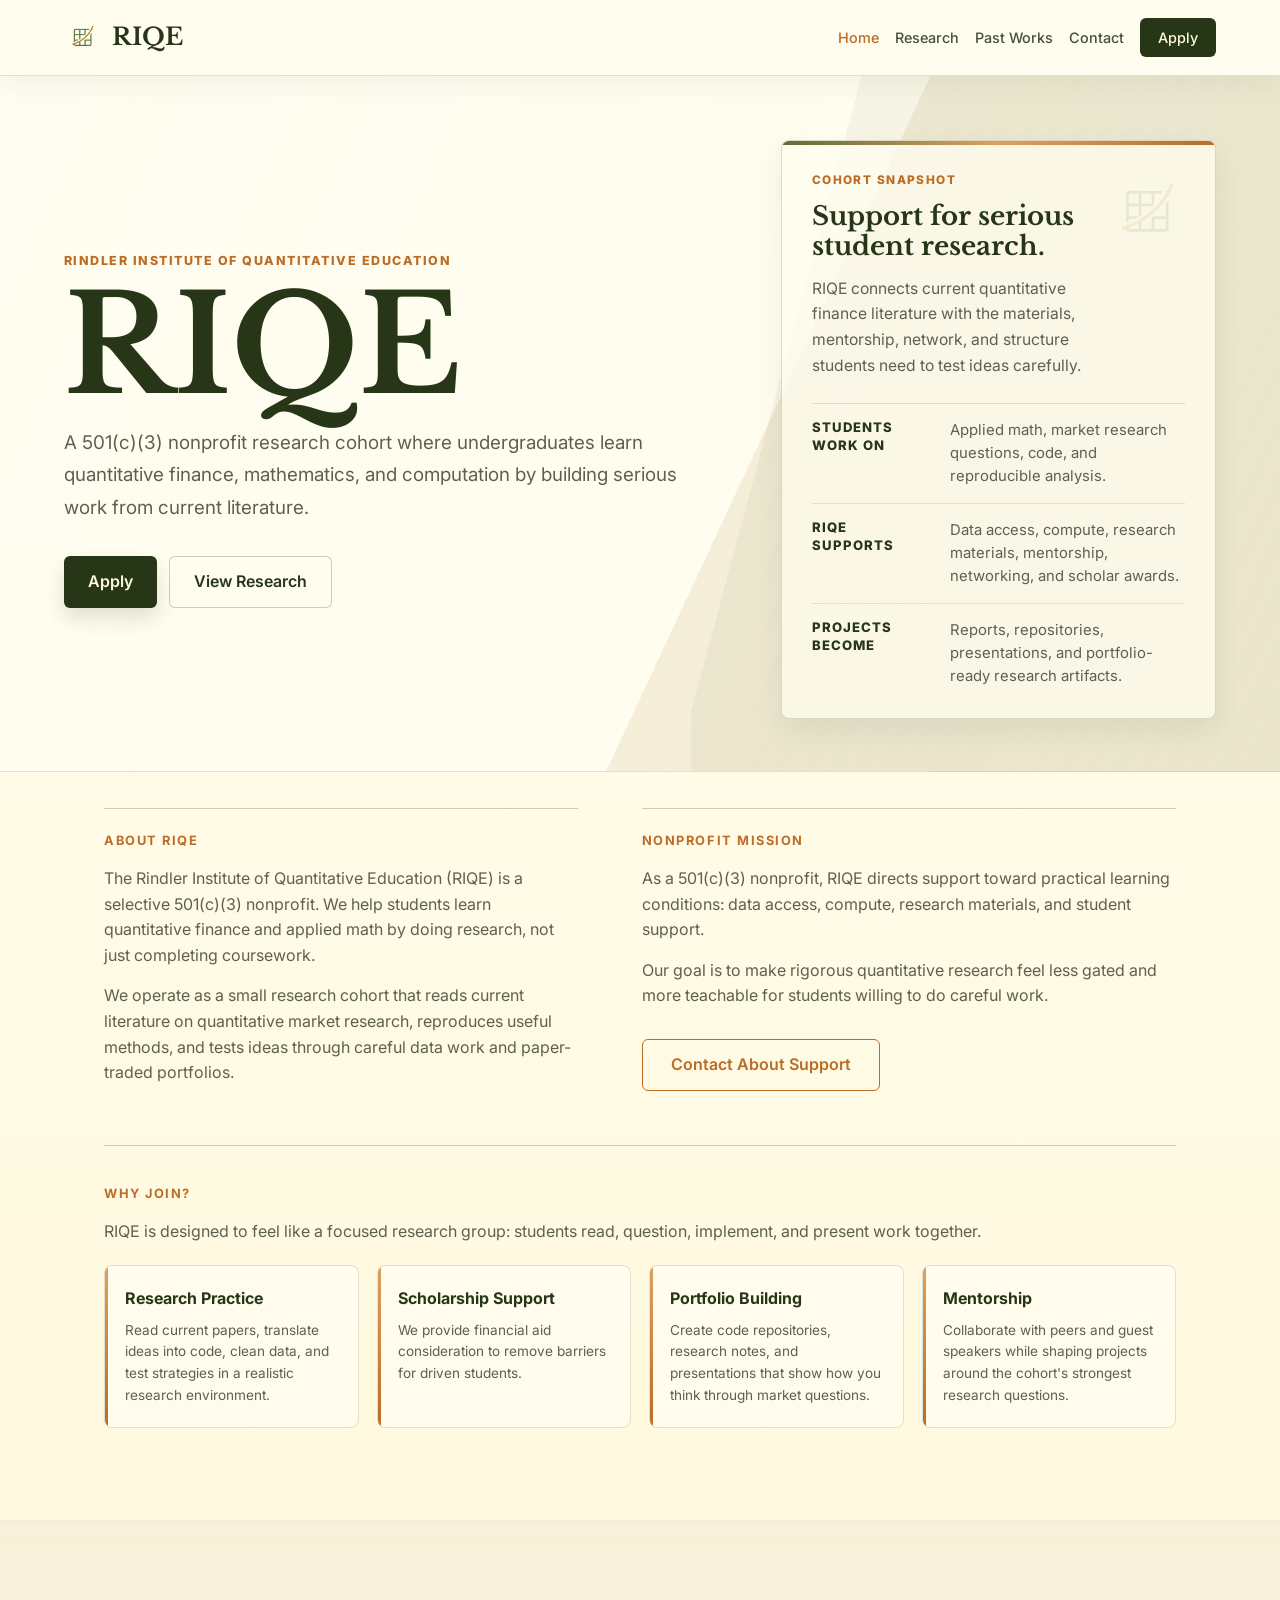
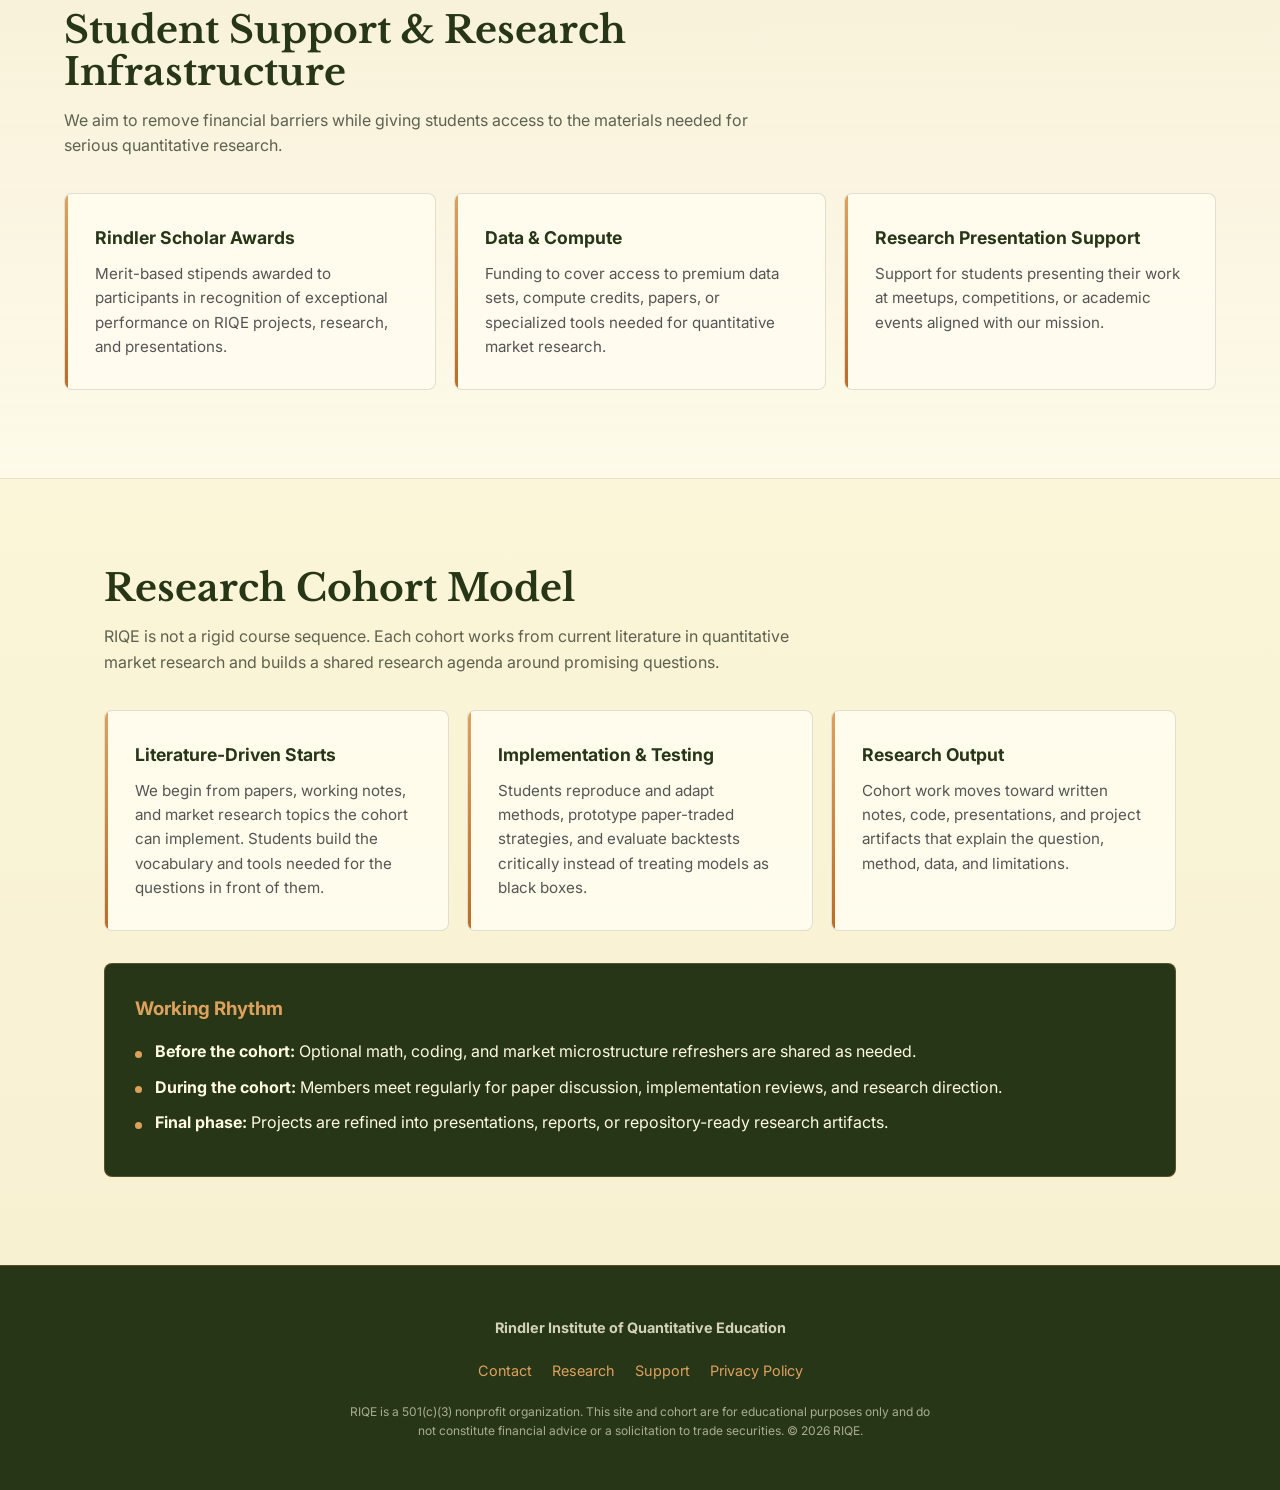
<file: nonprofitwebsite/index.html>
<!DOCTYPE html>
<html lang="en">

<head>
  <script async src="https://www.googletagmanager.com/gtag/js?id=G-8NGQXW18FD"></script>
  <script>
    window.dataLayer = window.dataLayer || [];
    function gtag(){dataLayer.push(arguments);}
    gtag('js', new Date());
    gtag('config', 'G-8NGQXW18FD');
  </script>

  <meta charset="UTF-8" />
  <title>RIQE - The Rindler Institute of Quantitative Education</title>
  <meta name="viewport" content="width=device-width, initial-scale=1" />
  <meta name="description" content="RIQE is a 501(c)(3) nonprofit research cohort for undergraduates applying current quantitative market research." />

  <link rel="preconnect" href="https://fonts.googleapis.com">
  <link rel="preconnect" href="https://fonts.gstatic.com" crossorigin>
  <link href="https://fonts.googleapis.com/css2?family=Inter:wght@400;500;600&family=Libre+Baskerville:ital,wght@0,400;0,700;1,400&display=swap" rel="stylesheet">

  <style>
    :root {
      /* Refined Palette */
      --green-dark: #283618;
      --green-mid: #606c38;
      --cream: #fefae0;
      --cream-dim: #f2ebd4;
      --gold: #dda15e;
      --amber: #bc6c25;
      
      /* Spacing */
      --container-width: 1200px;
      --header-height: 70px;
    }

    * { box-sizing: border-box; margin: 0; padding: 0; }
    
    html { scroll-behavior: smooth; }

    body {
      font-family: 'Inter', sans-serif;
      background-color: var(--cream);
      color: #1a1a1a;
      line-height: 1.6;
      overflow-x: hidden;
    }

    h1, h2, h3, h4 {
      font-family: 'Libre Baskerville', serif;
      color: var(--green-dark);
    }

    a { text-decoration: none; color: inherit; transition: all 0.2s; }
    ul { list-style: none; }

    /* --- ANIMATIONS --- */
    @keyframes fadeInUp {
      from { opacity: 0; transform: translateY(20px); }
      to { opacity: 1; transform: translateY(0); }
    }
    
    .fade-in { animation: fadeInUp 0.8s ease-out forwards; opacity: 0; }
    .delay-1 { animation-delay: 0.1s; }
    .delay-2 { animation-delay: 0.2s; }
    .delay-3 { animation-delay: 0.3s; }

    /* --- NAVIGATION --- */
    .top-bar {
      position: fixed;
      top: 0; left: 0; width: 100%;
      height: var(--header-height);
      background: rgba(254, 250, 224, 0.95);
      backdrop-filter: blur(10px);
      border-bottom: 1px solid rgba(40, 54, 24, 0.1);
      z-index: 1000;
      display: flex;
      align-items: center;
      justify-content: space-between;
      padding: 0 5%;
    }

    .logo-area { display: flex; align-items: center; gap: 12px; }
    .logo-img { height: 40px; width: auto; } /* Add your logo source back */
    
    .desktop-nav { display: flex; gap: 22px; align-items: center; }
    .desktop-nav a { 
      font-size: 0.9rem; 
      font-weight: 500; 
      color: var(--green-dark);
      position: relative;
    }
    .desktop-nav a:not(.btn-donate):after {
      content: ''; position: absolute; width: 0; height: 1px;
      bottom: -4px; left: 0; background: var(--amber); transition: width 0.3s;
    }
    .desktop-nav a:not(.btn-donate):hover:after { width: 100%; }

    .btn-donate {
      background: var(--green-dark);
      color: var(--cream) !important;
      padding: 8px 18px;
      border-radius: 4px;
      font-weight: 600;
    }
    .btn-donate:hover { background: var(--green-mid); transform: translateY(-1px); }

    /* Mobile Toggle */
    .menu-toggle { display: none; background: none; border: none; cursor: pointer; flex-direction: column; gap: 5px; }
    .bar { width: 25px; height: 2px; background: var(--green-dark); transition: 0.3s; }

    /* --- HERO SECTION (Split Layout) --- */
    .hero-split {
      display: grid;
      grid-template-columns: 1fr 1fr;
      min-height: 100vh;
      padding-top: var(--header-height);
    }

    /* Left Side: Visual */
    .hero-visual {
      background-color: var(--green-dark);
      position: relative;
      display: flex;
      justify-content: center;
      align-items: flex-start;
      padding: 120px 40px 40px;
      overflow: hidden;
    }
    
    /* Mathematical Grid Background Pattern */
    .hero-visual::before {
      content: "";
      position: absolute; inset: 0;
      background-image: 
        linear-gradient(rgba(255,255,255,0.05) 1px, transparent 1px),
        linear-gradient(90deg, rgba(255,255,255,0.05) 1px, transparent 1px);
      background-size: 40px 40px;
      opacity: 0.3;
    }

    /* Floating Card */
    .hero-card {
      background: rgba(254, 250, 224, 0.96);
      padding: 40px;
      max-width: 450px;
      border-radius: 8px;
      box-shadow: 0 20px 40px rgba(0,0,0,0.2);
      position: relative;
      z-index: 10;
      border: 1px solid rgba(255,255,255,0.4);
    }

    .hero-brand {
      color: var(--amber);
      font-weight: 800;
      letter-spacing: 0.1em;
      text-transform: uppercase;
      font-size: 0.9rem;
      margin-bottom: 10px;
      display: block;
    }

    .hero-title {
      font-size: 2.5rem;
      line-height: 1.1;
      margin-bottom: 20px;
      color: var(--green-dark);
    }

    .hero-text {
      font-size: 1rem;
      color: #555;
      margin-bottom: 30px;
    }

    .hero-buttons { display: flex; gap: 15px; }
    
    .btn-main {
      background: var(--amber);
      color: white;
      padding: 12px 28px;
      border-radius: 4px;
      font-weight: 600;
      box-shadow: 0 4px 14px rgba(188, 108, 37, 0.4);
    }
    .btn-main:hover { background: #a65d20; transform: translateY(-2px); }

    .btn-outline {
      border: 1px solid var(--amber);
      color: var(--amber);
      padding: 12px 28px;
      border-radius: 4px;
      font-weight: 600;
    }
    .btn-outline:hover { background: rgba(188, 108, 37, 0.1); }

    /* Right Side: Content */
    .hero-content {
      background: var(--cream);
      padding: 60px 8%;
      display: flex;
      flex-direction: column;
      justify-content: center;
    }

    .section-label {
      font-family: 'Inter', sans-serif;
      text-transform: uppercase;
      font-size: 0.8rem;
      letter-spacing: 2px;
      color: var(--amber);
      font-weight: 700;
      margin-bottom: 15px;
    }

    .content-block { margin-bottom: 50px; }
    .content-block p { margin-bottom: 15px; color: #4a4a4a; }

    /* Benefits Grid - The Fix for "Wall of Text" */
    .benefits-grid {
      display: grid;
      grid-template-columns: repeat(auto-fit, minmax(200px, 1fr));
      gap: 20px;
      margin-top: 20px;
    }

    .benefit-item {
      background: white;
      padding: 20px;
      border-radius: 8px;
      border-left: 3px solid var(--amber);
      box-shadow: 0 4px 10px rgba(0,0,0,0.05);
    }

    .benefit-item h4 { font-size: 1rem; margin-bottom: 8px; font-family: 'Inter', sans-serif; font-weight: 700; }
    .benefit-item p { font-size: 0.85rem; margin: 0; color: #666; }

    /* --- STANDARD SECTIONS --- */
    .std-section {
      padding: 80px 5%;
      max-width: var(--container-width);
      margin: 0 auto;
    }

    .bg-light { background: var(--cream-dim); width: 100%; max-width: none; }

    .section-head { margin-bottom: 40px; max-width: 700px; }
    .section-head h2 { font-size: 2rem; margin-bottom: 15px; }

    /* Cards for Student Support & Research Cohort */
    .grid-3 {
      display: grid;
      grid-template-columns: repeat(auto-fit, minmax(300px, 1fr));
      gap: 30px;
    }

    .info-card {
      background: #fff;
      padding: 30px;
      border-radius: 8px;
      border: 1px solid rgba(0,0,0,0.05);
      transition: transform 0.2s;
    }
    .info-card:hover { transform: translateY(-5px); box-shadow: 0 10px 20px rgba(0,0,0,0.08); }
    .info-card h3 { font-family: 'Inter', sans-serif; font-size: 1.1rem; margin-bottom: 10px; color: var(--green-dark); }
    .info-card p { font-size: 0.95rem; color: #555; }

    /* Research Rhythm */
    .timeline-box {
      margin-top: 40px;
      background: var(--green-dark);
      color: var(--cream);
      padding: 30px;
      border-radius: 8px;
    }
    .timeline-box h3 { color: var(--gold); font-family: 'Inter', sans-serif; margin-bottom: 15px; }
    .timeline-box ul li {
      margin-bottom: 10px;
      padding-left: 20px;
      position: relative;
    }
    .timeline-box ul li::before {
      content: "•"; color: var(--gold);
      content: "";
      position: absolute; left: 0; font-weight: bold;
    }

    /* --- FOOTER --- */
    footer {
      background: var(--green-dark);
      color: var(--cream);
      padding: 50px 5%;
      text-align: center;
      font-size: 0.9rem;
    }
    .footer-links { margin: 20px 0; display: flex; justify-content: center; gap: 20px; }
    .footer-links a { color: var(--gold); }

    /* --- RESPONSIVE --- */
    @media (max-width: 1100px) {
      .hero-split { grid-template-columns: 1fr; }
      
      /* Order: Visual (Hero Card) on TOP, Text below */
      .hero-visual { order: -1; padding: 100px 20px 40px; min-height: auto; }
      .hero-content { padding: 40px 20px; }
      .hero-title { font-size: 2rem; }
      
      /* Mobile Nav */
      .menu-toggle { display: flex; }
      .desktop-nav {
        position: fixed; top: var(--header-height); left: 0; width: 100%;
        background: var(--cream);
        flex-direction: column;
        padding: 20px;
        border-bottom: 1px solid rgba(0,0,0,0.1);
        display: none; /* Hidden by default */
      }
      .desktop-nav.active { display: flex; animation: slideDown 0.3s ease-out; }
      @keyframes slideDown { from { transform: translateY(-10px); opacity: 0; } to { transform: translateY(0); opacity: 1; } }
    }
  </style>
  <link rel="stylesheet" href="site-polish.css" />
</head>

<body>

  <nav class="top-bar">
    <a href="index.html" class="logo-area" aria-label="RIQE home">
      <span style="font-weight:800; font-size:1.5rem; color:var(--green-dark); font-family:'Libre Baskerville'">RIQE</span>
    </a>
    
    <button class="menu-toggle" aria-label="Toggle Menu">
      <div class="bar"></div>
      <div class="bar"></div>
      <div class="bar"></div>
    </button>

    <div class="desktop-nav">
      <a href="index.html" class="active">Home</a>
      <a href="past-research.html">Research</a>
      <a href="past-works.html">Past Works</a>
      <a href="mailto:info@riqe.org">Contact</a>
      <a href="apply.html" class="btn-donate">Apply</a>
    </div>
  </nav>

  <main>
  <section class="hero-split">
    <section class="hero-visual" aria-labelledby="hero-title">
      <div class="hero-shell">
        <div class="hero-card fade-in">
          <span class="hero-brand">Rindler Institute of Quantitative Education</span>
          <h1 class="hero-title" id="hero-title">RIQE</h1>
          <p class="hero-text">A 501(c)(3) nonprofit research cohort where undergraduates learn quantitative finance, mathematics, and computation by building serious work from current literature.</p>
          <div class="hero-buttons">
            <a href="apply.html" class="btn-main">Apply</a>
            <a href="past-research.html" class="btn-outline">View Research</a>
          </div>
        </div>

        <aside class="hero-snapshot fade-in delay-2" aria-labelledby="cohort-snapshot-title">
          <div class="snapshot-mark" aria-hidden="true">
            <img src="riqe-logo.png" alt="" />
          </div>
          <div class="snapshot-content">
            <span class="snapshot-kicker">Cohort Snapshot</span>
            <h2 id="cohort-snapshot-title">Support for serious student research.</h2>
            <p>RIQE connects current quantitative finance literature with the materials, mentorship, network, and structure students need to test ideas carefully.</p>
          </div>
          <dl class="snapshot-list">
            <div>
              <dt>Students work on</dt>
              <dd>Applied math, market research questions, code, and reproducible analysis.</dd>
            </div>
            <div>
              <dt>RIQE supports</dt>
              <dd>Data access, compute, research materials, mentorship, networking, and scholar awards.</dd>
            </div>
            <div>
              <dt>Projects become</dt>
              <dd>Reports, repositories, presentations, and portfolio-ready research artifacts.</dd>
            </div>
          </dl>
        </aside>
      </div>
    </section>

    <section class="hero-content" id="about">
      <div class="content-block fade-in delay-1">
        <div class="section-label">About RIQE</div>
        <p>The Rindler Institute of Quantitative Education (RIQE) is a selective 501(c)(3) nonprofit. We help students learn quantitative finance and applied math by doing research, not just completing coursework.</p>
        <p>We operate as a small research cohort that reads current literature on quantitative market research, reproduces useful methods, and tests ideas through careful data work and paper-traded portfolios.</p>
      </div>

      <div class="content-block fade-in delay-1">
        <div class="section-label">Nonprofit Mission</div>
        <p>As a 501(c)(3) nonprofit, RIQE directs support toward practical learning conditions: data access, compute, research materials, and student support.</p>
        <p>Our goal is to make rigorous quantitative research feel less gated and more teachable for students willing to do careful work.</p>
        <a href="mailto:info@riqe.org?subject=Supporting%20RIQE" class="btn-outline" style="margin-top: 15px; display: inline-block;">Contact About Support</a>
      </div>

      <div class="content-block fade-in delay-2">
        <div class="section-label">Why Join?</div>
        <p>RIQE is designed to feel like a focused research group: students read, question, implement, and present work together.</p>
        
        <div class="benefits-grid">
          <div class="benefit-item reveal">
            <h4>Research Practice</h4>
            <p>Read current papers, translate ideas into code, clean data, and test strategies in a realistic research environment.</p>
          </div>
          <div class="benefit-item reveal">
            <h4>Scholarship Support</h4>
            <p>We provide financial aid consideration to remove barriers for driven students.</p>
          </div>
          <div class="benefit-item reveal">
            <h4>Portfolio Building</h4>
            <p>Create code repositories, research notes, and presentations that show how you think through market questions.</p>
          </div>
          <div class="benefit-item reveal">
            <h4>Mentorship</h4>
            <p>Collaborate with peers and guest speakers while shaping projects around the cohort's strongest research questions.</p>
          </div>
        </div>
      </div>
    </section>

  </section>

  <section id="support" class="std-section bg-light">
    <div class="std-section"> <div class="section-head">
        <h2>Student Support & Research Infrastructure</h2>
        <p>We aim to remove financial barriers while giving students access to the materials needed for serious quantitative research.</p>
      </div>

      <div class="grid-3">
        <div class="info-card reveal">
          <h3>Rindler Scholar Awards</h3>
          <p>Merit-based stipends awarded to participants in recognition of exceptional performance on RIQE projects, research, and presentations.</p>
        </div>
        <div class="info-card reveal">
          <h3>Data & Compute</h3>
          <p>Funding to cover access to premium data sets, compute credits, papers, or specialized tools needed for quantitative market research.</p>
        </div>
        <div class="info-card reveal">
          <h3>Research Presentation Support</h3>
          <p>Support for students presenting their work at meetups, competitions, or academic events aligned with our mission.</p>
        </div>
      </div>
    </div>
  </section>

  <section id="research" class="std-section">
    <div class="section-head">
      <h2>Research Cohort Model</h2>
      <p>RIQE is not a rigid course sequence. Each cohort works from current literature in quantitative market research and builds a shared research agenda around promising questions.</p>
    </div>

    <div class="grid-3">
      <div class="info-card reveal">
        <h3>Literature-Driven Starts</h3>
        <p>We begin from papers, working notes, and market research topics the cohort can implement. Students build the vocabulary and tools needed for the questions in front of them.</p>
      </div>
      <div class="info-card reveal">
        <h3>Implementation & Testing</h3>
        <p>Students reproduce and adapt methods, prototype paper-traded strategies, and evaluate backtests critically instead of treating models as black boxes.</p>
      </div>
      <div class="info-card reveal">
        <h3>Research Output</h3>
        <p>Cohort work moves toward written notes, code, presentations, and project artifacts that explain the question, method, data, and limitations.</p>
      </div>
    </div>

    <div class="timeline-box reveal">
      <h3>Working Rhythm</h3>
      <ul>
        <li><b>Before the cohort:</b> Optional math, coding, and market microstructure refreshers are shared as needed.</li>
        <li><b>During the cohort:</b> Members meet regularly for paper discussion, implementation reviews, and research direction.</li>
        <li><b>Final phase:</b> Projects are refined into presentations, reports, or repository-ready research artifacts.</li>
      </ul>
    </div>
  </section>
  </main>

  <footer>
    <div style="opacity: 0.8; margin-bottom: 20px;">
      <strong>Rindler Institute of Quantitative Education</strong>
    </div>
    <div class="footer-links">
      <a href="mailto:info@riqe.org">Contact</a>
      <a href="past-research.html">Research</a>
      <a href="donate.html">Support</a>
      <a href="privpolicy.html">Privacy Policy</a>
    </div>
    <p style="font-size: 0.75rem; opacity: 0.6; max-width: 600px; margin: 0 auto;">
      RIQE is a 501(c)(3) nonprofit organization. This site and cohort are for educational purposes only and do not constitute financial advice or a solicitation to trade securities. &copy; 2026 RIQE.
    </p>
  </footer>

  <script>
    const toggleBtn = document.querySelector('.menu-toggle');
    const navMenu = document.querySelector('.desktop-nav');

    const setMenu = (isOpen) => {
      navMenu.classList.toggle('active', isOpen);
      toggleBtn.setAttribute('aria-expanded', String(isOpen));
      const bars = toggleBtn.querySelectorAll('.bar');
      bars[0].style.transform = isOpen ? 'rotate(45deg) translate(5px, 6px)' : 'none';
      bars[1].style.opacity = isOpen ? '0' : '1';
      bars[2].style.transform = isOpen ? 'rotate(-45deg) translate(5px, -6px)' : 'none';
    };

    toggleBtn.setAttribute('aria-expanded', 'false');
    toggleBtn.addEventListener('click', () => setMenu(!navMenu.classList.contains('active')));

    document.querySelectorAll('.desktop-nav a').forEach(link => {
      link.addEventListener('click', () => setMenu(false));
    });

    const revealItems = document.querySelectorAll('.fade-in, .reveal');
    const prefersReducedMotion = window.matchMedia('(prefers-reduced-motion: reduce)').matches;

    if (prefersReducedMotion || !('IntersectionObserver' in window)) {
      revealItems.forEach(item => item.classList.add('is-visible'));
    } else {
      const revealObserver = new IntersectionObserver((entries, observer) => {
        entries.forEach(entry => {
          if (!entry.isIntersecting) return;
          entry.target.classList.add('is-visible');
          observer.unobserve(entry.target);
        });
      }, { threshold: 0.14, rootMargin: '0px 0px -40px 0px' });

      revealItems.forEach(item => revealObserver.observe(item));
    }
  </script>
</body>

</html>
</file>
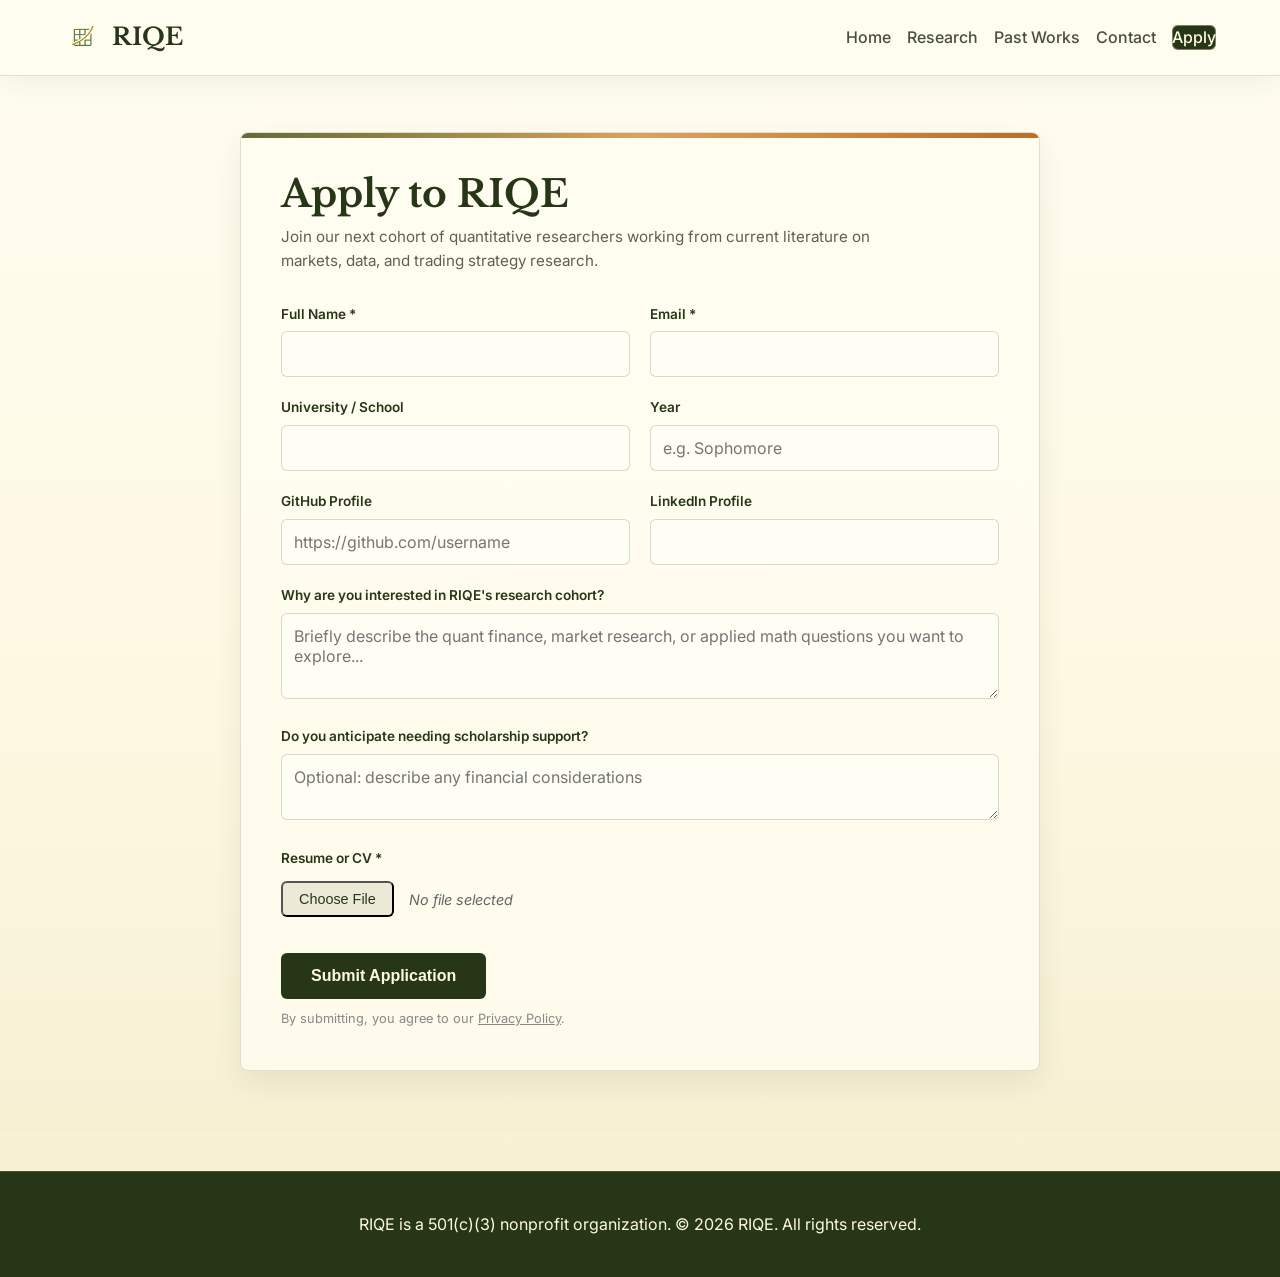
<file: nonprofitwebsite/apply.html>
<!DOCTYPE html>
<html lang="en">
<head>
  <!-- Google tag (gtag.js) -->
  <script async src="https://www.googletagmanager.com/gtag/js?id=G-8NGQXW18FD"></script>
  <script>
    window.dataLayer = window.dataLayer || [];
    function gtag(){dataLayer.push(arguments);}
    gtag('js', new Date());
    gtag('config', 'G-8NGQXW18FD');
  </script>

  <meta charset="UTF-8" />
  <meta name="viewport" content="width=device-width, initial-scale=1" />
  <title>Apply to the RIQE Research Cohort</title>
  <link rel="canonical" href="https://riqe.org/apply" />

  <!-- Fonts -->
  <link rel="preconnect" href="https://fonts.googleapis.com">
  <link rel="preconnect" href="https://fonts.gstatic.com" crossorigin>
  <link href="https://fonts.googleapis.com/css2?family=Inter:wght@400;500;600&family=Libre+Baskerville:ital,wght@0,400;0,700;1,400&display=swap" rel="stylesheet">

  <style>
    :root {
      --green-dark: #283618;
      --green-mid: #606c38;
      --cream: #fefae0;
      --gold: #dda15e;
      --amber: #bc6c25;
      --header-height: 70px;
    }

    * { box-sizing: border-box; margin: 0; padding: 0; }
    
    body {
      font-family: 'Inter', sans-serif;
      background-color: var(--cream);
      color: #1a1a1a;
      line-height: 1.6;
    }

    h1 { font-family: 'Libre Baskerville', serif; color: var(--green-dark); }
    a { text-decoration: none; color: inherit; transition: all 0.2s; }

    /* --- NAV --- */
    .top-bar {
      position: fixed; top: 0; left: 0; width: 100%; height: var(--header-height);
      background: rgba(254, 250, 224, 0.95); backdrop-filter: blur(10px);
      border-bottom: 1px solid rgba(40, 54, 24, 0.1); z-index: 1000;
      display: flex; align-items: center; justify-content: space-between; padding: 0 5%;
    }
    .logo-area { font-weight: 800; font-size: 1.5rem; color: var(--green-dark); font-family: 'Libre Baskerville'; }
    
    .desktop-nav { display: flex; gap: 30px; }
    .desktop-nav a { font-weight: 500; color: var(--green-dark); }
    .desktop-nav a:hover { color: var(--amber); }

    .menu-toggle { display: none; background: none; border: none; cursor: pointer; flex-direction: column; gap: 5px; }
    .bar { width: 25px; height: 2px; background: var(--green-dark); transition: 0.3s; }

    /* --- FORM LAYOUT --- */
    .apply-wrapper {
      padding: 120px 5% 60px;
      display: flex;
      justify-content: center;
    }

    .apply-card {
      background: white;
      max-width: 800px;
      width: 100%;
      border-radius: 12px;
      padding: 40px;
      box-shadow: 0 15px 30px rgba(0,0,0,0.06);
      border: 1px solid rgba(0,0,0,0.05);
    }

    .apply-card h1 { margin-bottom: 10px; font-size: 2rem; } 
    .subtitle { color: #666; margin-bottom: 30px; font-size: 0.95rem; }

    form {
      display: grid;
      grid-template-columns: 1fr 1fr;
      gap: 20px;
    }
    
    .full-width { grid-column: 1 / -1; }

    label {
      display: block;
      font-size: 0.85rem;
      font-weight: 600;
      margin-bottom: 6px;
      color: var(--green-dark);
    }

    input, select, textarea {
      width: 100%;
      padding: 12px;
      border-radius: 6px;
      border: 1px solid #ddd;
      font-family: 'Inter', sans-serif;
      font-size: 1rem;
      background: #fafafa;
      transition: border 0.2s;
    }

    input:focus, textarea:focus {
      outline: none;
      border-color: var(--amber);
      background: white;
      box-shadow: 0 0 0 3px rgba(188, 108, 37, 0.1);
    }

    /* Custom File Upload Button */
    .file-upload-wrapper {
      position: relative;
      display: flex;
      align-items: center;
      gap: 15px;
    }
    .btn-file {
      background: #eee;
      color: #333;
      padding: 8px 16px;
      border-radius: 4px;
      cursor: pointer;
      font-weight: 500;
      font-size: 0.9rem;
    }
    .btn-file:hover { background: #e0e0e0; }
    #file-name-display { font-size: 0.9rem; color: #666; font-style: italic; }

    .btn-submit {
      background: var(--amber);
      color: white;
      padding: 14px 30px;
      border-radius: 4px;
      border: none;
      font-weight: 600;
      cursor: pointer;
      font-size: 1rem;
      box-shadow: 0 4px 10px rgba(188, 108, 37, 0.3);
      transition: transform 0.2s;
    }
    .btn-submit:hover { background: #a65d20; transform: translateY(-2px); }
    .btn-submit:disabled { opacity: 0.7; cursor: not-allowed; }

    /* Loading Overlay */
    .loading-overlay {
      position: fixed; inset: 0; background: rgba(255,255,255,0.9);
      display: none; justify-content: center; align-items: center; z-index: 2000;
      flex-direction: column;
    }
    .spinner {
      width: 40px; height: 40px; border: 4px solid #ddd; border-top-color: var(--amber);
      border-radius: 50%; animation: spin 1s linear infinite; margin-bottom: 15px;
    }
    @keyframes spin { to { transform: rotate(360deg); } }

    /* RESPONSIVE */
    @media (max-width: 900px) {
      .menu-toggle { display: flex; }
      .desktop-nav { display: none; position: fixed; top: 70px; left: 0; width: 100%; background: var(--cream); flex-direction: column; padding: 20px; }
      .desktop-nav.active { display: flex; }
      form { grid-template-columns: 1fr; }
      .apply-card { padding: 25px; }
    }

    footer {
      background: var(--green-dark); color: var(--cream);
      padding: 40px 5%; text-align: center; margin-top: 40px;
    }
  </style>
  <link rel="stylesheet" href="site-polish.css" />
</head>

<body>

  <nav class="top-bar">
    <a href="index.html" class="logo-area">RIQE</a>
    <button class="menu-toggle" aria-label="Toggle Menu">
      <div class="bar"></div><div class="bar"></div><div class="bar"></div>
    </button>
    <div class="desktop-nav">
      <a href="index.html">Home</a>
      <a href="past-research.html">Research</a>
      <a href="past-works.html">Past Works</a>
      <a href="mailto:info@riqe.org">Contact</a>
      <a href="apply.html" class="btn-donate" aria-current="page">Apply</a>
    </div>
  </nav>

  <main class="apply-wrapper">
    <div class="apply-card">
      <h1>Apply to RIQE</h1>
      <p class="subtitle">Join our next cohort of quantitative researchers working from current literature on markets, data, and trading strategy research.</p>

      <form id="riqe-apply-form">
        <div>
          <label>Full Name *</label>
          <input type="text" name="full_name" required>
        </div>

        <div>
          <label>Email *</label>
          <input type="email" name="email" required>
        </div>

        <div>
          <label>University / School</label>
          <input type="text" name="school">
        </div>

        <div>
          <label>Year</label>
          <input type="text" name="year" placeholder="e.g. Sophomore">
        </div>

        <div>
          <label>GitHub Profile</label>
          <input type="url" name="github" placeholder="https://github.com/username">
        </div>

        <div>
          <label>LinkedIn Profile</label>
          <input type="url" name="linkedin">
        </div>

        <div class="full-width">
          <label>Why are you interested in RIQE's research cohort?</label>
          <textarea name="interests" rows="3" placeholder="Briefly describe the quant finance, market research, or applied math questions you want to explore..."></textarea>
        </div>

        <div class="full-width">
          <label>Do you anticipate needing scholarship support?</label>
          <textarea name="support" rows="2" placeholder="Optional: describe any financial considerations"></textarea>
        </div>

        <div class="full-width">
          <label>Resume or CV *</label>
          <div class="file-upload-wrapper">
            <input type="file" id="resume" name="resume" accept=".pdf,.doc,.docx" required style="display:none;">
            <button type="button" class="btn-file" onclick="document.getElementById('resume').click()">Choose File</button>
            <span id="file-name-display">No file selected</span>
          </div>
        </div>

        <div class="full-width" style="margin-top: 10px;">
          <button type="submit" class="btn-submit">Submit Application</button>
          <p style="font-size: 0.8rem; margin-top: 10px; color: #888;">
            By submitting, you agree to our <a href="privpolicy.html" style="text-decoration: underline;">Privacy Policy</a>.
          </p>
        </div>
      </form>
    </div>
  </main>

  <div class="loading-overlay" id="loading-overlay">
    <div class="spinner"></div>
    <div style="font-weight: 600; color: #333;">Submitting Application...</div>
    <div style="font-size: 0.9rem; color: #666; margin-top: 5px;">Please do not close this window.</div>
  </div>

  <footer>
    <p>RIQE is a 501(c)(3) nonprofit organization. &copy; 2026 RIQE. All rights reserved.</p>
  </footer>


  <script>
    // Navigation Toggle
    const toggle = document.querySelector('.menu-toggle');
    const nav = document.querySelector('.desktop-nav');
    const setMenu = (isOpen) => {
      nav.classList.toggle('active', isOpen);
      toggle.setAttribute('aria-expanded', String(isOpen));
    };
    toggle.setAttribute('aria-expanded', 'false');
    toggle.addEventListener('click', () => setMenu(!nav.classList.contains('active')));
    document.querySelectorAll('.desktop-nav a').forEach(link => {
      link.addEventListener('click', () => setMenu(false));
    });

    // File Name Display
    const fileInput = document.getElementById('resume');
    const fileDisplay = document.getElementById('file-name-display');
    fileInput.addEventListener('change', function() {
      if(this.files && this.files.length > 0) {
        fileDisplay.textContent = this.files[0].name;
        fileDisplay.style.color = '#333';
        fileDisplay.style.fontStyle = 'normal';
      } else {
        fileDisplay.textContent = "No file selected";
      }
    });

    // Form Logic (Preserved exactly as requested)
    const SCRIPT_URL = "https://script.google.com/macros/s/AKfycbx0aVLPGZeTl919kS1G02mWweVsBVf87EHB_oWa346kJZl9dyVTY8mUfOB9yPdyeOurcA/exec";
    const form = document.getElementById('riqe-apply-form');
    const overlay = document.getElementById('loading-overlay');
    const submitBtn = document.querySelector('.btn-submit');

    form.addEventListener('submit', function (e) {
      e.preventDefault();
      
      const fullName = form.full_name.value.trim();
      const email = form.email.value.trim();
      const resumeFile = form.resume.files[0];

      if (!fullName || !email || !resumeFile) {
        alert('Please fill in your name, email, and attach your resume.');
        return;
      }

      // Show Loading
      overlay.style.display = 'flex';
      submitBtn.disabled = true;

      const reader = new FileReader();
      reader.onload = function (event) {
        const arrayBuffer = event.target.result;
        const bytes = Array.from(new Uint8Array(arrayBuffer));

        const payload = {
          full_name: fullName,
          email: email,
          school: form.school.value.trim(),
          year: form.year.value.trim(),
          github: form.github.value.trim(),
          linkedin: form.linkedin.value.trim(),
          interests: form.interests.value.trim(),
          support: form.support.value.trim(),
          fileName: resumeFile.name,
          mimeType: resumeFile.type || 'application/octet-stream',
          fileBytes: bytes
        };

        fetch(SCRIPT_URL, {
          method: 'POST',
          mode: 'no-cors',
          body: JSON.stringify(payload)
        })
        .then(function () {
          overlay.style.display = 'none';
          alert('Thank you! Your application has been submitted.');
          form.reset();
          fileDisplay.textContent = "No file selected";
          submitBtn.disabled = false;
        })
        .catch(function (err) {
          console.error(err);
          overlay.style.display = 'none';
          alert('There was a problem submitting your application. Please email info@riqe.org directly.');
          submitBtn.disabled = false;
        });
      };
      
      reader.readAsArrayBuffer(resumeFile);
    });
  </script>
</body>

</html>
</file>
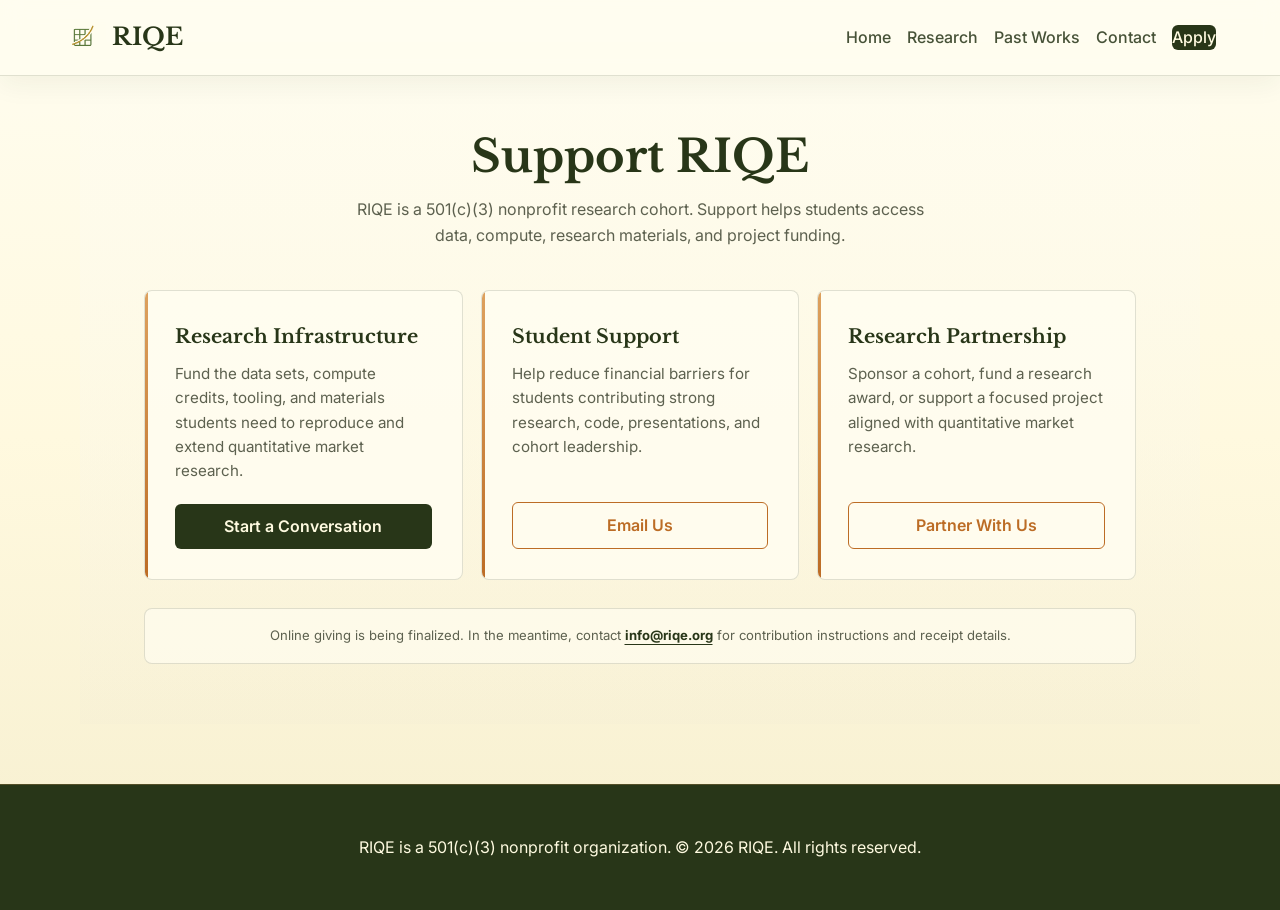
<file: nonprofitwebsite/donate.html>
<!DOCTYPE html>
<html lang="en">
<head>
  <!-- Google tag (gtag.js) -->
  <script async src="https://www.googletagmanager.com/gtag/js?id=G-8NGQXW18FD"></script>
  <script>
    window.dataLayer = window.dataLayer || [];
    function gtag(){dataLayer.push(arguments);}
    gtag('js', new Date());
    gtag('config', 'G-8NGQXW18FD');
  </script>

  <meta charset="UTF-8" />
  <meta name="viewport" content="width=device-width, initial-scale=1" />
  <title>Support RIQE</title>
  
  <link rel="preconnect" href="https://fonts.googleapis.com">
  <link rel="preconnect" href="https://fonts.gstatic.com" crossorigin>
  <link href="https://fonts.googleapis.com/css2?family=Inter:wght@400;500;600&family=Libre+Baskerville:ital,wght@0,400;0,700;1,400&display=swap" rel="stylesheet">

  <style>
    :root {
      --green-dark: #283618;
      --green-mid: #606c38;
      --cream: #fefae0;
      --gold: #dda15e;
      --amber: #bc6c25;
      --header-height: 70px;
    }

    * { box-sizing: border-box; margin: 0; padding: 0; }
    
    body {
      font-family: 'Inter', sans-serif;
      background-color: var(--cream);
      color: #1a1a1a;
      line-height: 1.6;
    }

    h1, h2, h3 { font-family: 'Libre Baskerville', serif; color: var(--green-dark); }
    a { text-decoration: none; color: inherit; transition: all 0.2s; }

    /* --- NAV --- */
    .top-bar {
      position: fixed; top: 0; left: 0; width: 100%; height: var(--header-height);
      background: rgba(254, 250, 224, 0.95); backdrop-filter: blur(10px);
      border-bottom: 1px solid rgba(40, 54, 24, 0.1); z-index: 1000;
      display: flex; align-items: center; justify-content: space-between; padding: 0 5%;
    }
    .logo-area { font-weight: 800; font-size: 1.5rem; color: var(--green-dark); font-family: 'Libre Baskerville'; }
    
    .desktop-nav { display: flex; gap: 30px; }
    .desktop-nav a { font-weight: 500; color: var(--green-dark); }
    .desktop-nav a:hover { color: var(--amber); }

    .menu-toggle { display: none; background: none; border: none; cursor: pointer; flex-direction: column; gap: 5px; }
    .bar { width: 25px; height: 2px; background: var(--green-dark); transition: 0.3s; }

    /* --- DONATE CONTENT --- */
    .donate-wrapper {
      padding: 120px 5% 60px;
      max-width: 1000px;
      margin: 0 auto;
    }

    .intro-section {
      text-align: center;
      margin-bottom: 50px;
    }
    .intro-section h1 { font-size: 2.5rem; margin-bottom: 15px; }
    .intro-section p { max-width: 600px; margin: 0 auto; color: #555; }

    .donate-grid {
      display: grid;
      grid-template-columns: repeat(auto-fit, minmax(280px, 1fr));
      gap: 25px;
    }

    .donate-card {
      background: white;
      padding: 30px;
      border-radius: 8px;
      border: 1px solid rgba(0,0,0,0.05);
      box-shadow: 0 10px 20px rgba(0,0,0,0.05);
      transition: transform 0.2s;
      display: flex;
      flex-direction: column;
      justify-content: space-between;
    }
    .donate-card:hover { transform: translateY(-5px); }

    .donate-card h2 { font-size: 1.2rem; margin-bottom: 10px; color: var(--amber); }
    .donate-card p { font-size: 0.95rem; color: #555; margin-bottom: 20px; }

    .quiet-note {
      margin-top: 28px;
      text-align: center;
      font-size: 0.82rem;
      color: #777;
    }

    .quiet-note a {
      color: var(--green-dark);
      font-weight: 600;
      text-decoration: underline;
      text-underline-offset: 3px;
    }

    .btn-card {
      text-align: center;
      background: var(--green-dark);
      color: var(--cream);
      padding: 10px;
      border-radius: 4px;
      font-weight: 600;
      display: block;
    }
    .btn-card:hover { background: var(--green-mid); }
    .btn-card.secondary { background: transparent; border: 1px solid var(--amber); color: var(--amber); }
    .btn-card.secondary:hover { background: rgba(188, 108, 37, 0.1); }

    /* RESPONSIVE */
    @media (max-width: 900px) {
      .menu-toggle { display: flex; }
      .desktop-nav { display: none; position: fixed; top: 70px; left: 0; width: 100%; background: var(--cream); flex-direction: column; padding: 20px; }
      .desktop-nav.active { display: flex; }
    }

    footer {
      background: var(--green-dark); color: var(--cream);
      padding: 50px 5%; text-align: center; margin-top: 60px;
    }
  </style>
  <link rel="stylesheet" href="site-polish.css" />
</head>
<body>

  <nav class="top-bar">
    <a href="index.html" class="logo-area">RIQE</a>
    <button class="menu-toggle" aria-label="Toggle Menu">
      <div class="bar"></div><div class="bar"></div><div class="bar"></div>
    </button>
    <div class="desktop-nav">
      <a href="index.html">Home</a>
      <a href="past-research.html">Research</a>
      <a href="past-works.html">Past Works</a>
      <a href="mailto:info@riqe.org">Contact</a>
      <a href="apply.html" class="btn-donate">Apply</a>
    </div>
  </nav>

  <main class="donate-wrapper">
    <div class="intro-section">
      <h1>Support RIQE</h1>
      <p>RIQE is a 501(c)(3) nonprofit research cohort. Support helps students access data, compute, research materials, and project funding.</p>
    </div>

    <div class="donate-grid">
      <div class="donate-card">
        <div>
          <h2>Research Infrastructure</h2>
          <p>Fund the data sets, compute credits, tooling, and materials students need to reproduce and extend quantitative market research.</p>
        </div>
        <a href="mailto:info@riqe.org?subject=Supporting%20RIQE%20Research" class="btn-card">Start a Conversation</a>
      </div>

      <div class="donate-card">
        <div>
          <h2>Student Support</h2>
          <p>Help reduce financial barriers for students contributing strong research, code, presentations, and cohort leadership.</p>
        </div>
        <a href="mailto:info@riqe.org?subject=RIQE%20Student%20Support" class="btn-card secondary">Email Us</a>
      </div>

      <div class="donate-card">
        <div>
          <h2>Research Partnership</h2>
          <p>Sponsor a cohort, fund a research award, or support a focused project aligned with quantitative market research.</p>
        </div>
        <a href="mailto:info@riqe.org?subject=Partnership" class="btn-card secondary">Partner With Us</a>
      </div>
    </div>

    <p class="quiet-note">
      Online giving is being finalized. In the meantime, contact <a href="mailto:info@riqe.org?subject=Supporting%20RIQE">info@riqe.org</a> for contribution instructions and receipt details.
    </p>
  </main>

  <footer>
    <p>RIQE is a 501(c)(3) nonprofit organization. &copy; 2026 RIQE. All rights reserved.</p>
  </footer>


  <script>
    const toggle = document.querySelector('.menu-toggle');
    const nav = document.querySelector('.desktop-nav');
    const setMenu = (isOpen) => {
      nav.classList.toggle('active', isOpen);
      toggle.setAttribute('aria-expanded', String(isOpen));
    };
    toggle.setAttribute('aria-expanded', 'false');
    toggle.addEventListener('click', () => setMenu(!nav.classList.contains('active')));
    document.querySelectorAll('.desktop-nav a').forEach(link => {
      link.addEventListener('click', () => setMenu(false));
    });
  </script>
</body>

</html>
</file>
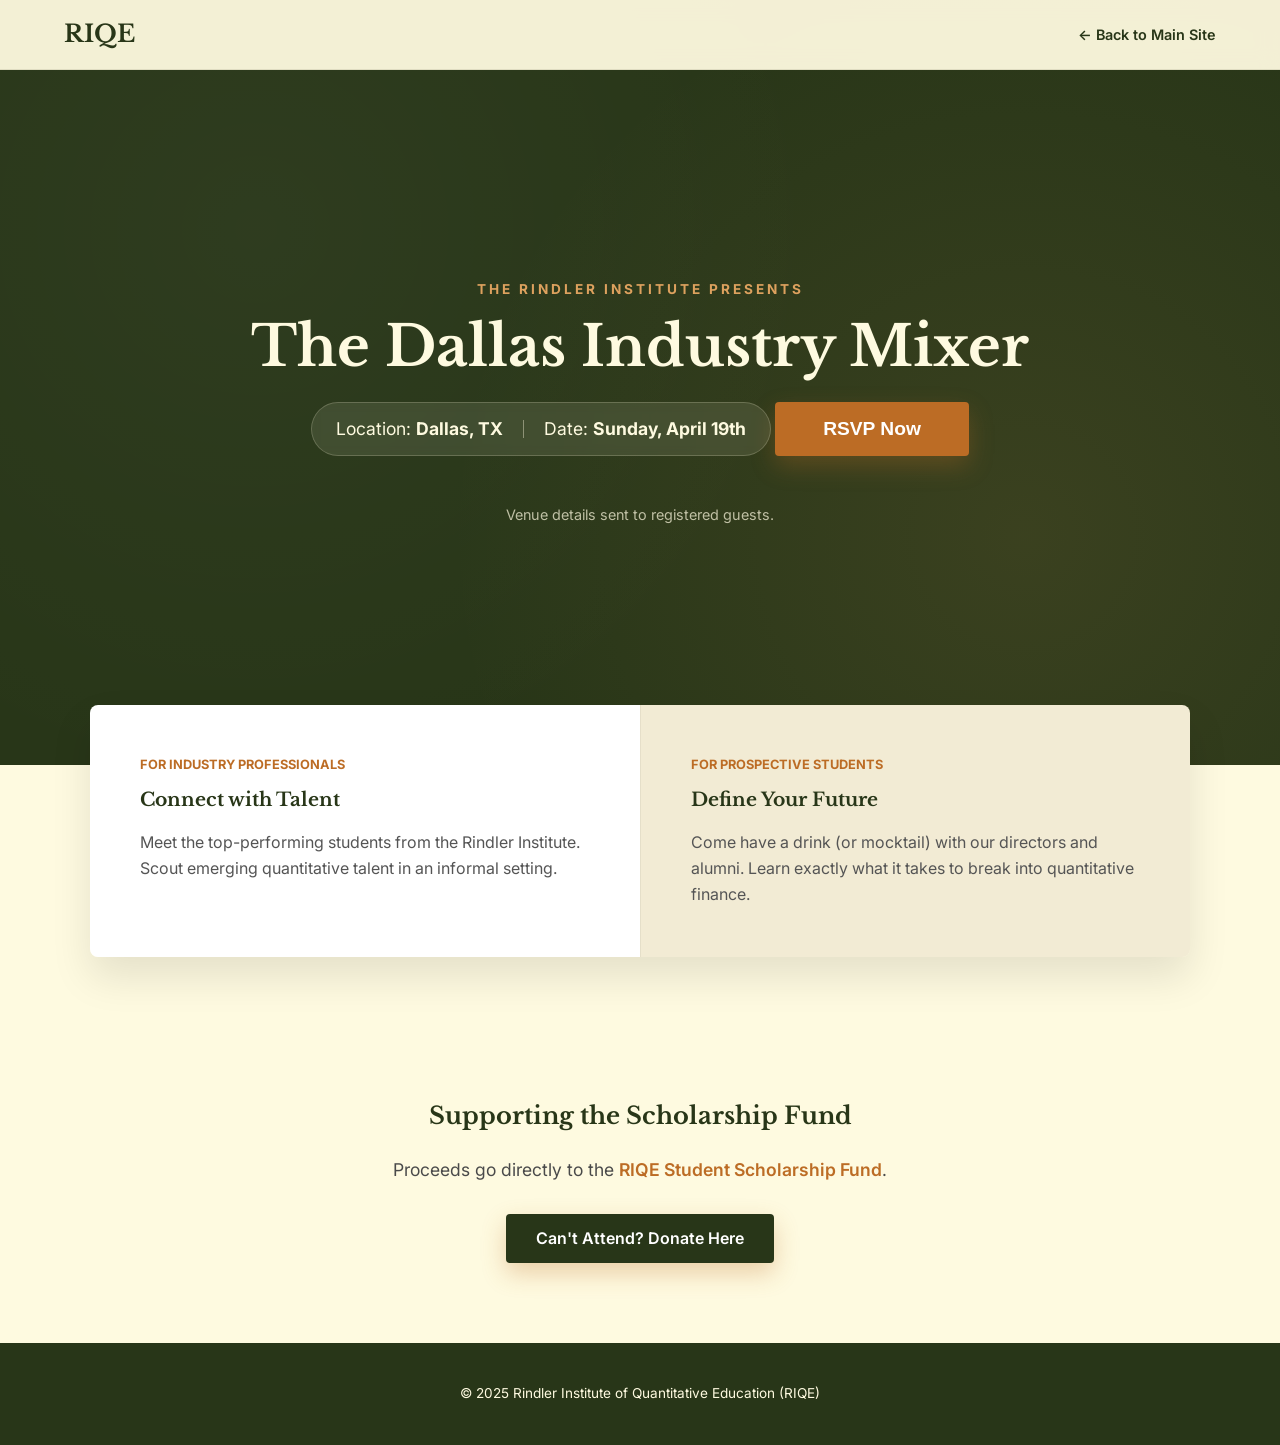
<file: nonprofitwebsite/fundraiser.html>
<!DOCTYPE html>
<html lang="en">

<head>
  <!-- Google tag (gtag.js) -->
  <script async src="https://www.googletagmanager.com/gtag/js?id=G-8NGQXW18FD"></script>
  <script>
    window.dataLayer = window.dataLayer || [];
    function gtag(){dataLayer.push(arguments);}
    gtag('js', new Date());
    gtag('config', 'G-8NGQXW18FD');
  </script>

  <meta charset="UTF-8" />
  <title>RIQE Dallas Mixer – Networking & Fundraiser</title>
  <meta name="viewport" content="width=device-width, initial-scale=1" />
  <meta name="description" content="Join the Rindler Institute for an exclusive networking mixer in Dallas." />

  <link rel="preconnect" href="https://fonts.googleapis.com">
  <link rel="preconnect" href="https://fonts.gstatic.com" crossorigin>
  <link href="https://fonts.googleapis.com/css2?family=Inter:wght@400;500;600&family=Libre+Baskerville:ital,wght@0,400;0,700;1,400&display=swap" rel="stylesheet">

  <style>
    :root {
      --green-dark: #283618;
      --green-mid: #606c38;
      --cream: #fefae0;
      --cream-dim: #f2ebd4;
      --gold: #dda15e;
      --amber: #bc6c25;
    }

    * { box-sizing: border-box; margin: 0; padding: 0; }
    
    body {
      font-family: 'Inter', sans-serif;
      background-color: var(--cream);
      color: #1a1a1a;
      line-height: 1.6;
    }

    h1, h2, h3 { font-family: 'Libre Baskerville', serif; color: var(--green-dark); }
    a { text-decoration: none; color: inherit; transition: all 0.2s; }

    /* --- NAV --- */
    .top-bar {
      position: fixed; top: 0; left: 0; width: 100%; height: 70px;
      background: rgba(254, 250, 224, 0.95); backdrop-filter: blur(10px);
      border-bottom: 1px solid rgba(40, 54, 24, 0.1); z-index: 1000;
      display: flex; align-items: center; justify-content: space-between; padding: 0 5%;
    }
    .logo-text { font-weight: 800; font-size: 1.5rem; color: var(--green-dark); font-family: 'Libre Baskerville'; }
    .nav-link { font-weight: 600; color: var(--green-dark); font-size: 0.9rem; }
    .nav-link:hover { color: var(--amber); }

    /* --- HERO --- */
    .event-hero {
      background-color: var(--green-dark);
      min-height: 85vh;
      display: flex;
      flex-direction: column;
      justify-content: center;
      align-items: center;
      text-align: center;
      padding: 100px 20px 60px;
      position: relative;
      overflow: hidden;
    }

    .event-hero::before {
      content: ""; position: absolute; inset: 0;
      background-image: 
        radial-gradient(circle at 20% 30%, rgba(255,255,255,0.03) 0%, transparent 50%),
        radial-gradient(circle at 80% 70%, rgba(221, 161, 94, 0.1) 0%, transparent 50%);
    }

    .hero-content {
      position: relative; z-index: 2; max-width: 800px;
      animation: fadeUp 1s ease-out;
    }

    .event-eyebrow {
      color: var(--gold); text-transform: uppercase; letter-spacing: 3px;
      font-size: 0.85rem; font-weight: 700; margin-bottom: 16px; display: block;
    }
    .event-title { font-size: 3.5rem; color: var(--cream); line-height: 1.1; margin-bottom: 24px; }

    .event-details-pill {
      display: inline-flex; align-items: center; gap: 20px;
      background: rgba(254, 250, 224, 0.1); border: 1px solid rgba(254, 250, 224, 0.2);
      padding: 12px 24px; border-radius: 50px; color: var(--cream);
      font-size: 1.1rem; backdrop-filter: blur(5px); margin-bottom: 32px;
    }
    .detail-divider { width: 1px; height: 18px; background: rgba(254, 250, 224, 0.4); }

    .rsvp-btn {
      display: inline-block; background-color: var(--amber); color: white;
      font-size: 1.2rem; font-weight: 600; padding: 16px 48px;
      border-radius: 4px; box-shadow: 0 10px 25px rgba(188, 108, 37, 0.3);
      cursor: pointer; border: none; transition: all 0.3s;
    }
    .rsvp-btn:hover { background-color: #a65d20; transform: translateY(-2px); }

    /* --- SPLIT CONTENT --- */
    .split-section {
      display: grid; grid-template-columns: 1fr 1fr; max-width: 1100px;
      margin: -60px auto 60px; position: relative; z-index: 10;
      box-shadow: 0 20px 40px rgba(0,0,0,0.1); border-radius: 8px; overflow: hidden;
    }
    .split-col { padding: 50px; }
    .split-left { background: white; }
    .split-right { background: var(--cream-dim); border-left: 1px solid rgba(0,0,0,0.05); }
    .audience-tag {
      font-family: 'Inter', sans-serif; font-weight: 700; font-size: 0.8rem;
      color: var(--amber); text-transform: uppercase; margin-bottom: 10px; display: block;
    }

    /* --- IMPACT --- */
    .impact-section { text-align: center; padding: 80px 20px; max-width: 800px; margin: 0 auto; }
    .impact-section p { font-size: 1.1rem; color: #4a4a4a; margin-bottom: 30px; }
    .gold-text { color: var(--amber); font-weight: 600; }

    footer {
      background: var(--green-dark); color: var(--cream);
      padding: 40px 20px; text-align: center; font-size: 0.85rem;
    }

    @keyframes fadeUp { from { opacity: 0; transform: translateY(20px); } to { opacity: 1; transform: translateY(0); } }

    /* --- MODAL STYLES --- */
    .modal-overlay {
      position: fixed; inset: 0; background: rgba(40, 54, 24, 0.85);
      backdrop-filter: blur(5px); z-index: 2000;
      display: none; justify-content: center; align-items: center; padding: 20px;
      opacity: 0; transition: opacity 0.3s ease;
    }
    .modal-overlay.active { display: flex; opacity: 1; }

    .modal-card {
      background: var(--cream); width: 100%; max-width: 500px;
      border-radius: 12px; padding: 40px; position: relative;
      box-shadow: 0 25px 50px rgba(0,0,0,0.3);
      transform: translateY(20px); transition: transform 0.3s ease;
    }
    .modal-overlay.active .modal-card { transform: translateY(0); }

    .close-modal {
      position: absolute; top: 20px; right: 20px; background: none; border: none;
      font-size: 1.5rem; color: var(--green-dark); cursor: pointer;
    }
    
    .form-group { margin-bottom: 20px; }
    .form-group label { display: block; font-weight: 600; margin-bottom: 8px; color: var(--green-dark); font-size: 0.9rem; }
    .form-group input, .form-group select, .form-group textarea {
      width: 100%; padding: 12px; border: 1px solid #ccc; border-radius: 6px;
      font-family: 'Inter', sans-serif; font-size: 1rem;
    }
    .form-group input:focus { outline: 2px solid var(--amber); border-color: transparent; }

    .btn-submit {
      width: 100%; background: var(--green-dark); color: white; padding: 14px;
      border: none; border-radius: 6px; font-weight: 600; font-size: 1rem; cursor: pointer;
    }
    .btn-submit:hover { background: var(--green-mid); }
    .btn-submit:disabled { opacity: 0.7; cursor: not-allowed; }

    /* Custom Notification (No Alert) */
    .notification {
      position: fixed; top: 20px; left: 50%; transform: translateX(-50%);
      background: white; padding: 15px 25px; border-radius: 8px;
      box-shadow: 0 10px 30px rgba(0,0,0,0.2); z-index: 3000;
      display: flex; align-items: center; gap: 10px;
      opacity: 0; pointer-events: none; transition: opacity 0.3s;
    }
    .notification.show { opacity: 1; top: 40px; }
    .notification.success { border-left: 4px solid #28a745; }
    .notification.error { border-left: 4px solid #dc3545; }

    @media (max-width: 800px) {
      .event-title { font-size: 2.5rem; }
      .event-details-pill { flex-direction: column; gap: 8px; padding: 16px; border-radius: 12px; }
      .detail-divider { display: none; }
      .split-section { grid-template-columns: 1fr; margin: 0; border-radius: 0; box-shadow: none; }
      .split-col { padding: 40px 20px; }
    }
  </style>
</head>

<body>
  <!-- Nav -->
  <nav class="top-bar">
    <a href="index.html" class="logo-text">RIQE</a>
    <a href="index.html" class="nav-link">← Back to Main Site</a>
  </nav>

  <!-- Hero -->
  <header class="event-hero">
    <div class="hero-content">
      <span class="event-eyebrow">The Rindler Institute Presents</span>
      <h1 class="event-title">The Dallas Industry Mixer</h1>
      
      <div class="event-details-pill">
        <span>Location: <strong>Dallas, TX</strong></span>
        <div class="detail-divider"></div>
        <span>Date: <strong>Sunday, April 19th</strong></span>
      </div>

      <button class="rsvp-btn" id="openModalBtn">RSVP Now</button>
      <p style="margin-top: 15px; color: rgba(254,250,224,0.7); font-size: 0.9rem;">
        Venue details sent to registered guests.
      </p>
    </div>
  </header>

  <!-- Split Content -->
  <section class="split-section">
    <div class="split-col split-left">
      <span class="audience-tag">For Industry Professionals</span>
      <h3>Connect with Talent</h3>
      <p style="margin-top: 15px; color: #555;">
        Meet the top-performing students from the Rindler Institute. Scout emerging quantitative talent in an informal setting.
      </p>
    </div>
    <div class="split-col split-right">
      <span class="audience-tag">For Prospective Students</span>
      <h3>Define Your Future</h3>
      <p style="margin-top: 15px; color: #555;">
        Come have a drink (or mocktail) with our directors and alumni. Learn exactly what it takes to break into quantitative finance.
      </p>
    </div>
  </section>

  <!-- Impact -->
  <section class="impact-section">
    <h2>Supporting the Scholarship Fund</h2>
    <p style="margin-top: 20px;">Proceeds go directly to the <span class="gold-text">RIQE Student Scholarship Fund</span>.</p>
    <a href="donate.html" class="rsvp-btn" style="padding: 12px 30px; font-size: 1rem; background: var(--green-dark); text-decoration:none;">
      Can't Attend? Donate Here
    </a>
  </section>

  <footer>
    <p>© 2025 Rindler Institute of Quantitative Education (RIQE)</p>
  </footer>

  <!-- RSVP MODAL -->
  <div class="modal-overlay" id="rsvpModal">
    <div class="modal-card">
      <button class="close-modal" id="closeModalBtn">&times;</button>
      <h2 style="font-size: 1.8rem; margin-bottom: 10px;">RSVP</h2>
      <p style="color: #666; margin-bottom: 25px; font-size: 0.9rem;">
        Please enter your details to receive the invitation.
      </p>
      
      <form id="rsvpForm">
        <div class="form-group">
          <label>Full Name</label>
          <input type="text" name="name" required placeholder="Jane Doe">
        </div>
        <div class="form-group">
          <label>Email Address</label>
          <input type="email" name="email" required placeholder="jane@example.com">
        </div>
        <div class="form-group">
          <label>Number of Guests</label>
          <select name="guests">
            <option value="1">Just Me</option>
            <option value="2">+1 Guest</option>
            <option value="3">+2 Guests</option>
          </select>
        </div>
        <div class="form-group">
          <label>Comments / Questions (Optional)</label>
          <textarea name="comments" rows="2"></textarea>
        </div>
        <button type="submit" class="btn-submit">Submit RSVP</button>
      </form>
    </div>
  </div>

  <!-- Notifications -->
  <div class="notification" id="notification">
    <span id="notif-icon">✅</span>
    <span id="notif-msg">Success!</span>
  </div>

  <script>
    // --- CONFIGURATION ---
    const SCRIPT_URL = "https://script.google.com/macros/s/AKfycbx86sJj8GFx259PDM6g08xHureldC7fbj_Z34qCI7Jw3YNRufR0YnrwZk7I7C8rQG_YiQ/exec"; 

    // --- MODAL LOGIC ---
    const modal = document.getElementById('rsvpModal');
    const openBtn = document.getElementById('openModalBtn');
    const closeBtn = document.getElementById('closeModalBtn');

    openBtn.addEventListener('click', () => {
      modal.classList.add('active');
    });

    closeBtn.addEventListener('click', () => {
      modal.classList.remove('active');
    });

    // Close on outside click
    modal.addEventListener('click', (e) => {
      if (e.target === modal) modal.classList.remove('active');
    });

    // --- FORM SUBMISSION ---
    const form = document.getElementById('rsvpForm');
    const submitBtn = document.querySelector('.btn-submit');
    const notif = document.getElementById('notification');
    const notifMsg = document.getElementById('notif-msg');
    const notifIcon = document.getElementById('notif-icon');

    function showNotification(msg, isError = false) {
      notifMsg.textContent = msg;
      notifIcon.textContent = isError ? '❌' : '✅';
      notif.className = `notification show ${isError ? 'error' : 'success'}`;
      setTimeout(() => {
        notif.classList.remove('show');
      }, 4000);
    }

    form.addEventListener('submit', function(e) {
      e.preventDefault();

      submitBtn.disabled = true;
      submitBtn.textContent = "Submitting...";

      const formData = new FormData(form);
      const data = Object.fromEntries(formData.entries());

      fetch(SCRIPT_URL, {
        method: 'POST',
        mode: 'no-cors', // Important for Google Scripts
        headers: { 'Content-Type': 'application/json' },
        body: JSON.stringify(data)
      })
      .then(() => {
        showNotification("Thank you! Your RSVP has been sent.");
        form.reset();
        setTimeout(() => modal.classList.remove('active'), 1500);
      })
      .catch(err => {
        console.error(err);
        showNotification("Network error. Please try again.", true);
      })
      .finally(() => {
        submitBtn.disabled = false;
        submitBtn.textContent = "Submit RSVP";
      });
    });
  </script>
</body>
</html>
</file>
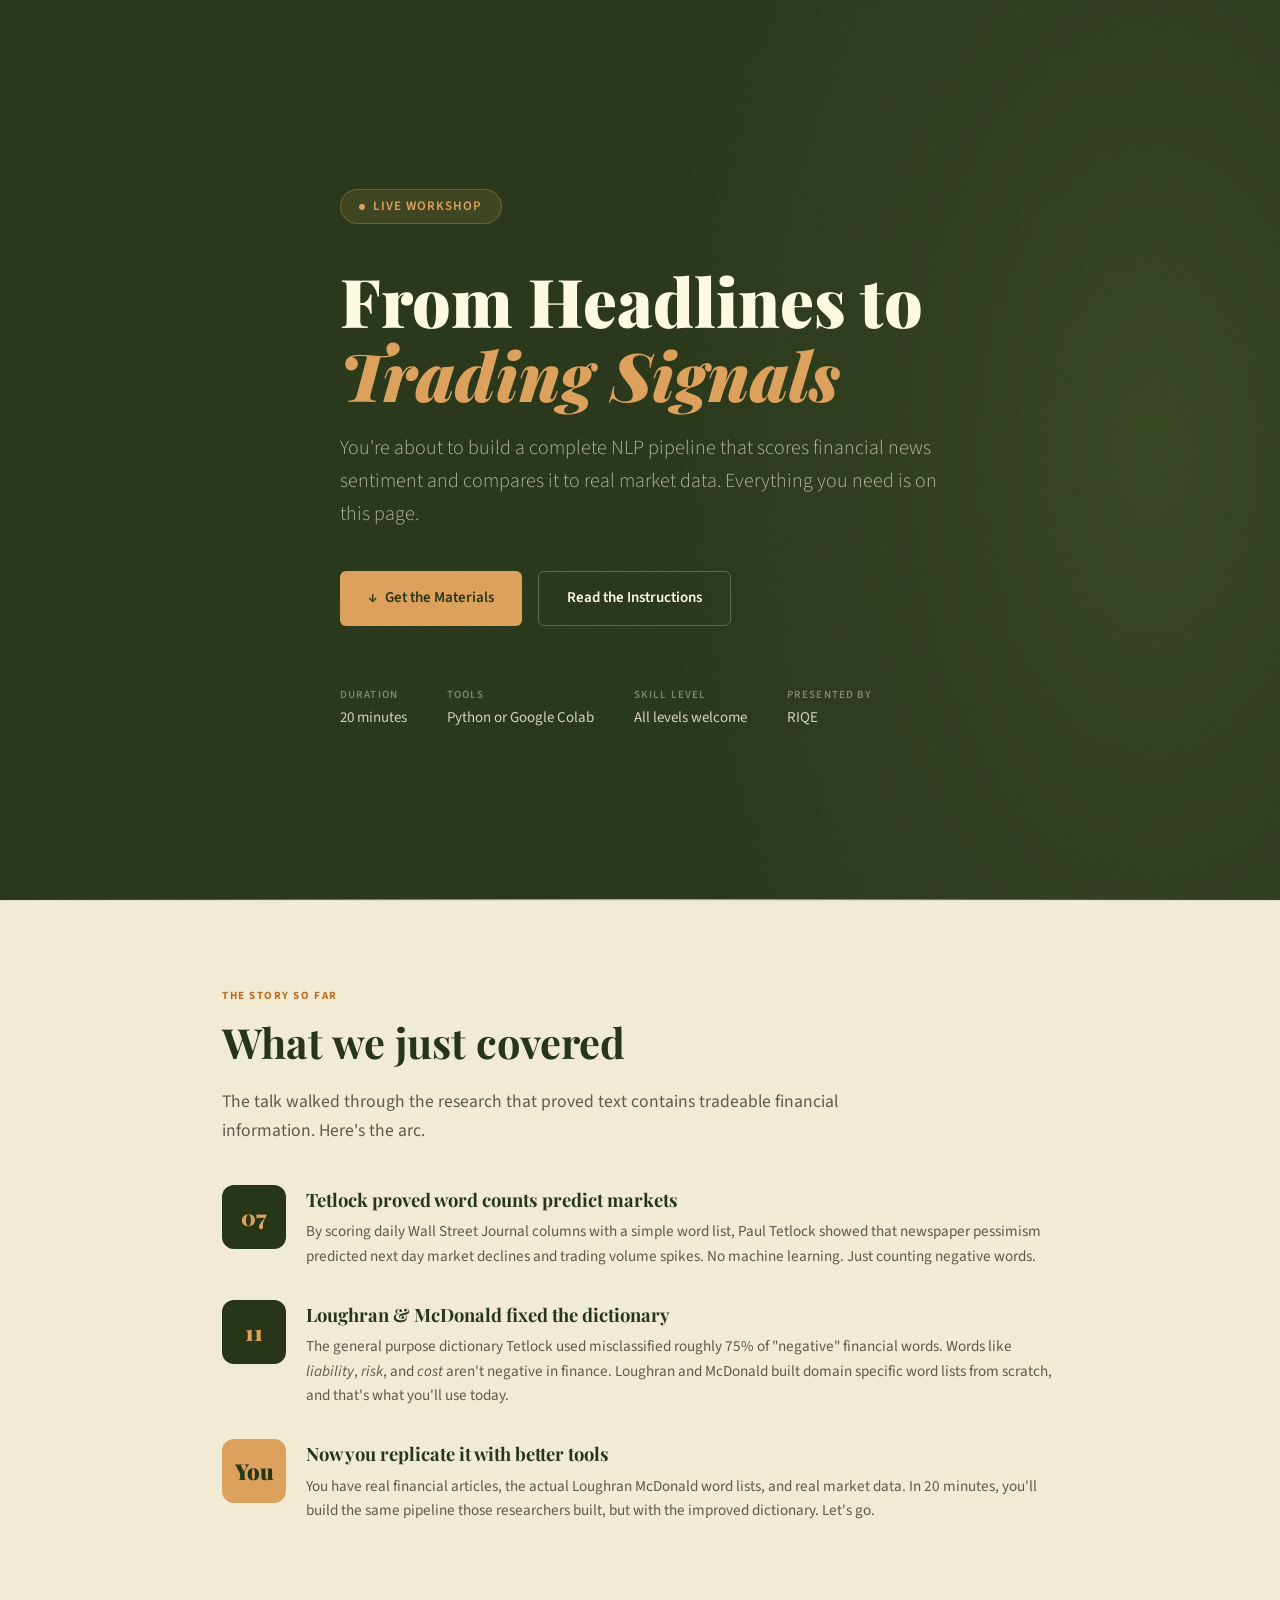
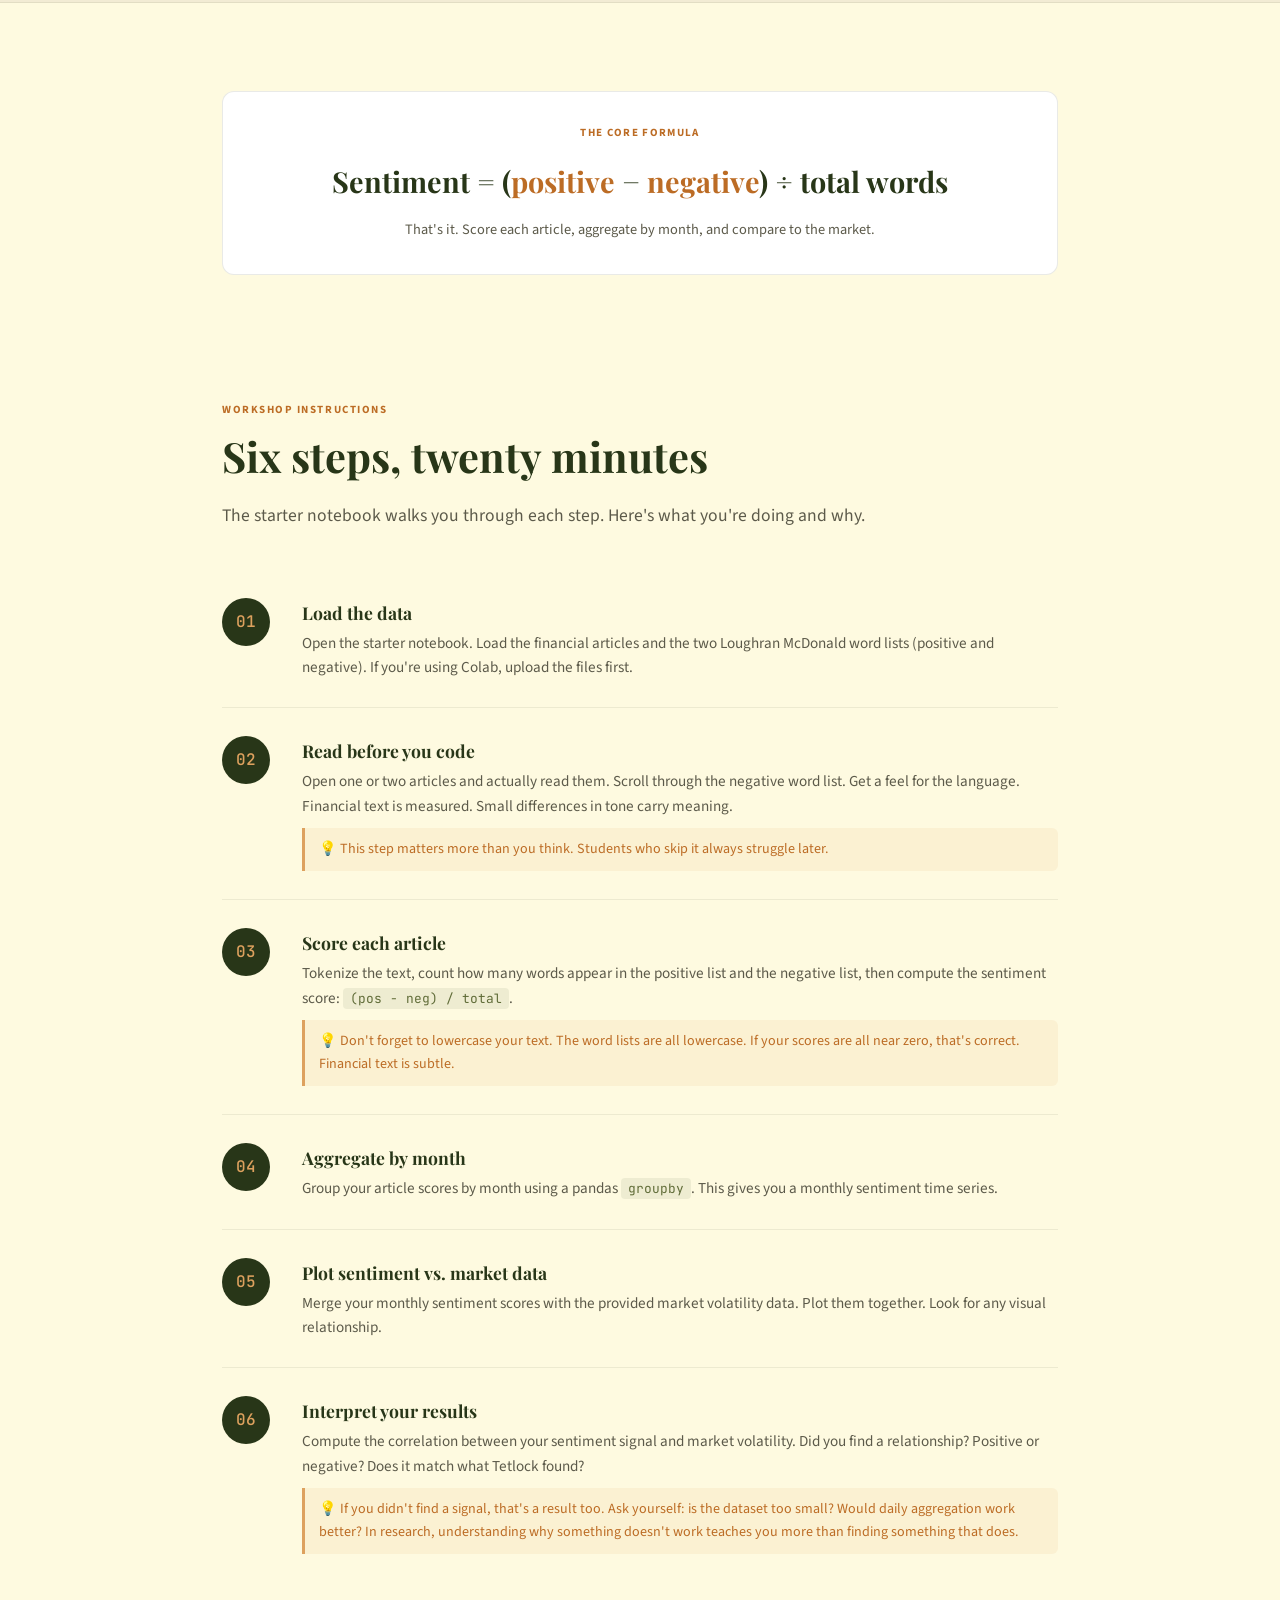
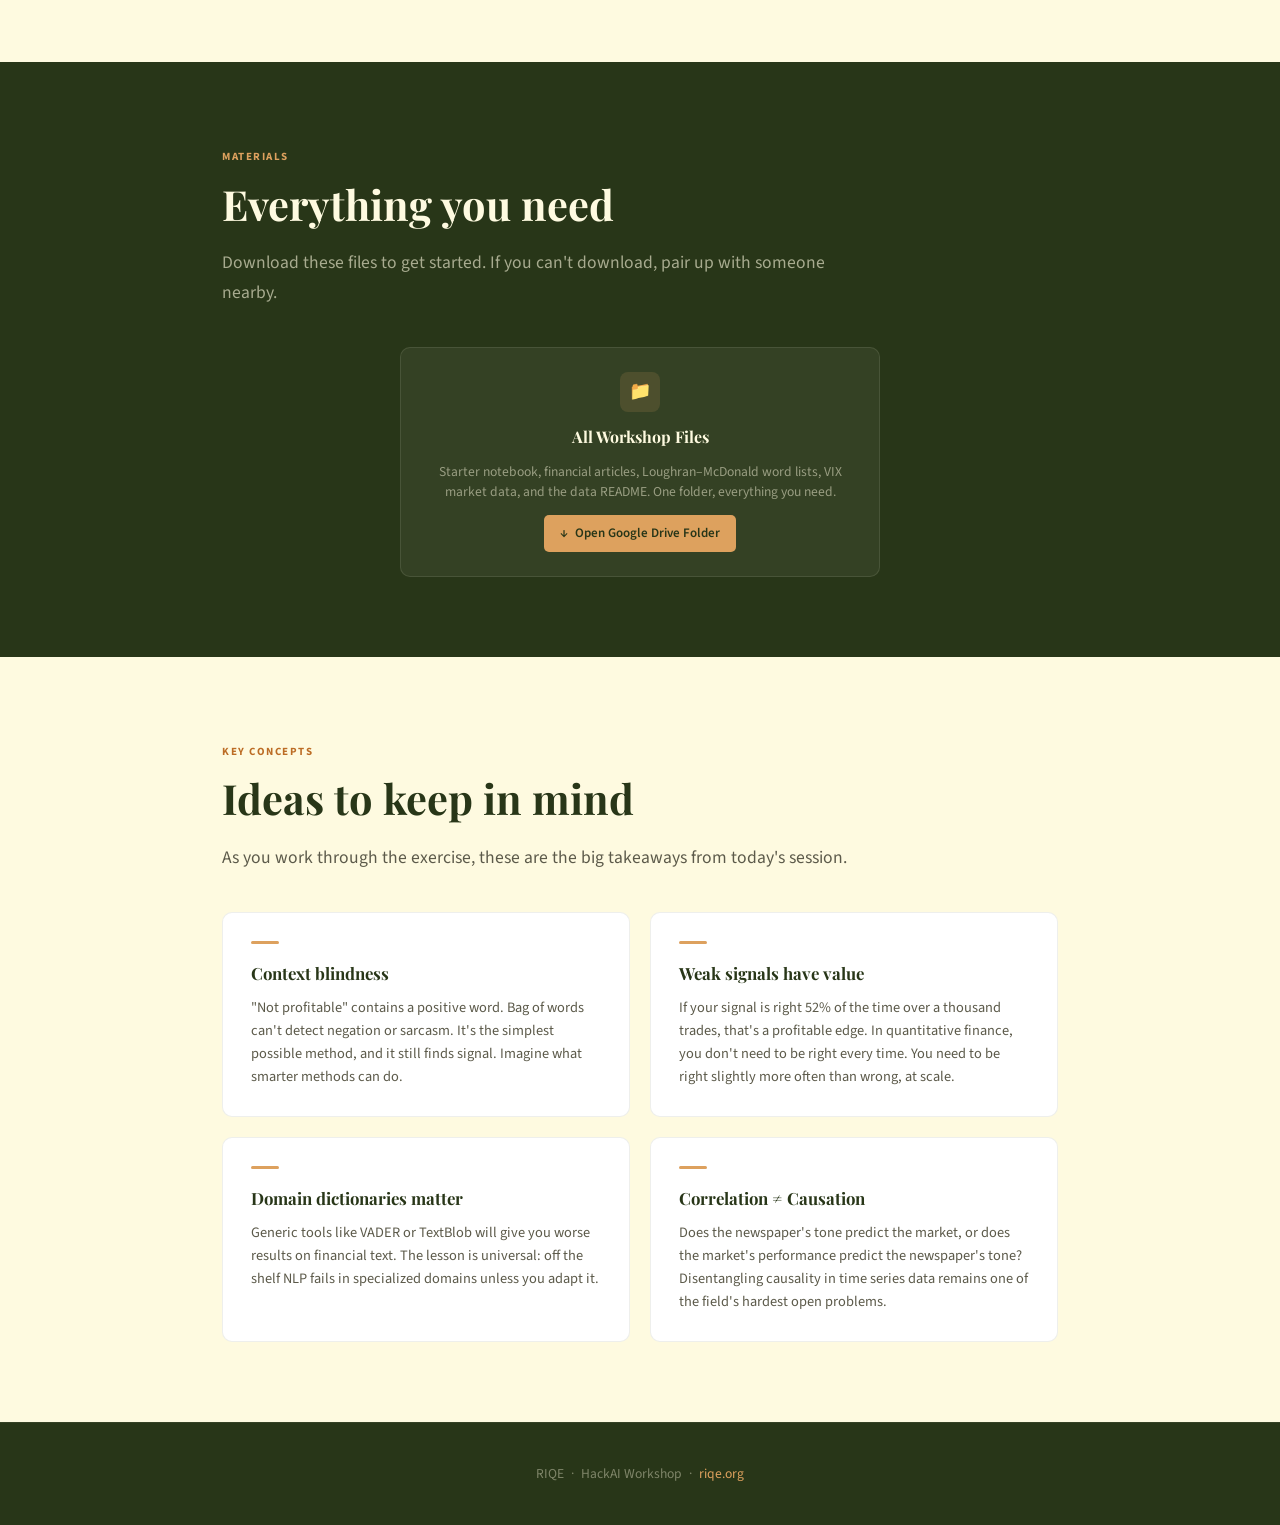
<file: nonprofitwebsite/HackAI.html>
<!DOCTYPE html>
<html lang="en">
<head>
<meta charset="UTF-8">
<meta name="viewport" content="width=device-width, initial-scale=1.0">
<title>NLP in Finance Workshop | RIQE</title>
<link href="https://fonts.googleapis.com/css2?family=Playfair+Display:ital,wght@0,400;0,700;0,900;1,400&family=Source+Sans+3:ital,wght@0,300;0,400;0,600;0,700;1,400&family=JetBrains+Mono:wght@400;500&display=swap" rel="stylesheet">
<style>
  :root {
    --green-dark: #283618;
    --green-mid: #606c38;
    --cream: #fefae0;
    --cream-dim: #f2ebd4;
    --gold: #dda15e;
    --amber: #bc6c25;
    --text-dark: #1a1a0e;
    --text-muted: #5c5a4a;
    --white: #ffffff;
  }

  * { margin: 0; padding: 0; box-sizing: border-box; }

  html { scroll-behavior: smooth; }

  body {
    font-family: 'Source Sans 3', Georgia, serif;
    background: var(--cream);
    color: var(--text-dark);
    line-height: 1.65;
    overflow-x: hidden;
  }

  /* ===== HERO ===== */
  .hero {
    background: var(--green-dark);
    color: var(--cream);
    padding: 0;
    position: relative;
    overflow: hidden;
    min-height: 100vh;
    display: flex;
    flex-direction: column;
    justify-content: center;
  }

  .hero::before {
    content: '';
    position: absolute;
    top: -50%;
    right: -30%;
    width: 80%;
    height: 200%;
    background: radial-gradient(ellipse, rgba(96,108,56,0.25) 0%, transparent 70%);
    pointer-events: none;
  }

  .hero::after {
    content: '';
    position: absolute;
    bottom: 0;
    left: 0;
    right: 0;
    height: 1px;
    background: linear-gradient(90deg, transparent, var(--gold), transparent);
  }

  .hero-grain {
    position: absolute;
    inset: 0;
    opacity: 0.04;
    background-image: url("data:image/svg+xml,%3Csvg viewBox='0 0 256 256' xmlns='http://www.w3.org/2000/svg'%3E%3Cfilter id='n'%3E%3CfeTurbulence type='fractalNoise' baseFrequency='0.9' numOctaves='4' stitchTiles='stitch'/%3E%3C/filter%3E%3Crect width='100%25' height='100%25' filter='url(%23n)'/%3E%3C/svg%3E");
    background-size: 200px;
    pointer-events: none;
  }

  .hero-content {
    position: relative;
    z-index: 2;
    max-width: 900px;
    margin: 0 auto;
    padding: 80px 32px 60px;
  }

  .hero-badge {
    display: inline-flex;
    align-items: center;
    gap: 8px;
    background: rgba(221,161,94,0.12);
    border: 1px solid rgba(221,161,94,0.3);
    border-radius: 100px;
    padding: 6px 18px;
    font-size: 13px;
    font-weight: 600;
    letter-spacing: 0.08em;
    text-transform: uppercase;
    color: var(--gold);
    margin-bottom: 40px;
    animation: fadeDown 0.6s ease both;
  }

  .hero-badge::before {
    content: '';
    width: 6px;
    height: 6px;
    background: var(--gold);
    border-radius: 50%;
    animation: pulse 2s ease infinite;
  }

  @keyframes pulse {
    0%, 100% { opacity: 1; }
    50% { opacity: 0.3; }
  }

  .hero h1 {
    font-family: 'Playfair Display', Georgia, serif;
    font-size: clamp(2.4rem, 6vw, 4.2rem);
    font-weight: 900;
    line-height: 1.1;
    margin-bottom: 20px;
    animation: fadeDown 0.7s ease 0.1s both;
  }

  .hero h1 em {
    font-style: italic;
    color: var(--gold);
  }

  .hero-sub {
    font-size: clamp(1.05rem, 2.2vw, 1.25rem);
    color: rgba(254,250,224,0.65);
    max-width: 600px;
    margin-bottom: 40px;
    font-weight: 300;
    animation: fadeDown 0.7s ease 0.2s both;
  }

  .hero-cta {
    display: flex;
    gap: 16px;
    flex-wrap: wrap;
    animation: fadeDown 0.7s ease 0.3s both;
  }

  .hero-cta a {
    display: inline-flex;
    align-items: center;
    gap: 8px;
    padding: 14px 28px;
    border-radius: 6px;
    font-weight: 600;
    font-size: 15px;
    text-decoration: none;
    transition: all 0.25s ease;
  }

  .btn-primary {
    background: var(--gold);
    color: var(--green-dark);
  }

  .btn-primary:hover {
    background: var(--amber);
    transform: translateY(-2px);
    box-shadow: 0 6px 20px rgba(221,161,94,0.3);
  }

  .btn-ghost {
    background: transparent;
    color: var(--cream);
    border: 1px solid rgba(254,250,224,0.25);
  }

  .btn-ghost:hover {
    border-color: var(--gold);
    color: var(--gold);
    transform: translateY(-2px);
  }

  .hero-meta {
    margin-top: 60px;
    display: flex;
    gap: 40px;
    flex-wrap: wrap;
    animation: fadeDown 0.7s ease 0.4s both;
  }

  .hero-meta-item {
    display: flex;
    flex-direction: column;
    gap: 2px;
  }

  .hero-meta-label {
    font-size: 11px;
    text-transform: uppercase;
    letter-spacing: 0.1em;
    color: rgba(254,250,224,0.4);
    font-weight: 600;
  }

  .hero-meta-value {
    font-size: 15px;
    color: rgba(254,250,224,0.8);
  }

  @keyframes fadeDown {
    from { opacity: 0; transform: translateY(16px); }
    to { opacity: 1; transform: translateY(0); }
  }

  /* ===== SECTIONS ===== */
  .section {
    max-width: 900px;
    margin: 0 auto;
    padding: 80px 32px;
  }

  .section-label {
    display: inline-block;
    font-size: 11px;
    text-transform: uppercase;
    letter-spacing: 0.14em;
    font-weight: 700;
    color: var(--amber);
    margin-bottom: 12px;
  }

  .section h2 {
    font-family: 'Playfair Display', Georgia, serif;
    font-size: clamp(1.8rem, 4vw, 2.6rem);
    font-weight: 700;
    line-height: 1.2;
    margin-bottom: 20px;
    color: var(--green-dark);
  }

  .section p.lead {
    font-size: 1.1rem;
    color: var(--text-muted);
    max-width: 650px;
    margin-bottom: 40px;
  }

  /* ===== STORY RECAP ===== */
  .story-divider {
    background: var(--cream-dim);
    border-top: 1px solid rgba(40,54,24,0.08);
    border-bottom: 1px solid rgba(40,54,24,0.08);
  }

  .story-grid {
    display: grid;
    grid-template-columns: 1fr;
    gap: 32px;
  }

  .story-card {
    display: grid;
    grid-template-columns: 64px 1fr;
    gap: 20px;
    align-items: start;
  }

  .story-icon {
    width: 64px;
    height: 64px;
    border-radius: 12px;
    display: flex;
    align-items: center;
    justify-content: center;
    font-family: 'Playfair Display', Georgia, serif;
    font-size: 22px;
    font-weight: 900;
    flex-shrink: 0;
  }

  .story-icon.year {
    background: var(--green-dark);
    color: var(--gold);
  }

  .story-icon.now {
    background: var(--gold);
    color: var(--green-dark);
  }

  .story-card h3 {
    font-family: 'Playfair Display', Georgia, serif;
    font-size: 1.15rem;
    font-weight: 700;
    color: var(--green-dark);
    margin-bottom: 4px;
  }

  .story-card p {
    font-size: 0.95rem;
    color: var(--text-muted);
    line-height: 1.6;
  }

  /* ===== STEPS ===== */
  .steps-list {
    counter-reset: step;
    display: flex;
    flex-direction: column;
    gap: 0;
  }

  .step {
    counter-increment: step;
    display: grid;
    grid-template-columns: 56px 1fr;
    gap: 24px;
    padding: 28px 0;
    border-bottom: 1px solid rgba(40,54,24,0.08);
    position: relative;
  }

  .step:last-child { border-bottom: none; }

  .step-num {
    width: 48px;
    height: 48px;
    border-radius: 50%;
    background: var(--green-dark);
    color: var(--gold);
    display: flex;
    align-items: center;
    justify-content: center;
    font-family: 'JetBrains Mono', monospace;
    font-size: 16px;
    font-weight: 500;
    flex-shrink: 0;
  }

  .step h3 {
    font-family: 'Playfair Display', Georgia, serif;
    font-size: 1.1rem;
    font-weight: 700;
    color: var(--green-dark);
    margin-bottom: 4px;
  }

  .step p {
    font-size: 0.95rem;
    color: var(--text-muted);
    line-height: 1.6;
  }

  .step code {
    font-family: 'JetBrains Mono', monospace;
    font-size: 0.85em;
    background: rgba(40,54,24,0.07);
    padding: 2px 7px;
    border-radius: 4px;
    color: var(--green-mid);
  }

  .step .tip {
    margin-top: 10px;
    padding: 10px 14px;
    background: rgba(221,161,94,0.1);
    border-left: 3px solid var(--gold);
    border-radius: 0 6px 6px 0;
    font-size: 0.88rem;
    color: var(--amber);
  }

  /* ===== DOWNLOADS ===== */
  .downloads-section {
    background: var(--green-dark);
    color: var(--cream);
  }

  .downloads-section .section-label { color: var(--gold); }
  .downloads-section h2 { color: var(--cream); }
  .downloads-section p.lead { color: rgba(254,250,224,0.6); }

  .downloads-grid {
    display: grid;
    grid-template-columns: repeat(auto-fit, minmax(220px, 1fr));
    gap: 16px;
  }

  .download-card {
    background: rgba(254,250,224,0.06);
    border: 1px solid rgba(254,250,224,0.1);
    border-radius: 10px;
    padding: 24px;
    display: flex;
    flex-direction: column;
    gap: 12px;
    transition: all 0.25s ease;
    text-decoration: none;
    color: var(--cream);
    cursor: pointer;
    position: relative;
    overflow: hidden;
  }

  .download-card::before {
    content: '';
    position: absolute;
    top: 0; left: 0; right: 0;
    height: 3px;
    background: var(--gold);
    transform: scaleX(0);
    transform-origin: left;
    transition: transform 0.3s ease;
  }

  .download-card:hover::before { transform: scaleX(1); }

  .download-card:hover {
    background: rgba(254,250,224,0.1);
    border-color: rgba(221,161,94,0.3);
    transform: translateY(-3px);
  }

  .download-card-icon {
    width: 40px;
    height: 40px;
    border-radius: 8px;
    background: rgba(221,161,94,0.15);
    display: flex;
    align-items: center;
    justify-content: center;
    font-size: 18px;
  }

  .download-card h3 {
    font-family: 'Playfair Display', Georgia, serif;
    font-size: 1rem;
    font-weight: 700;
  }

  .download-card p {
    font-size: 0.85rem;
    color: rgba(254,250,224,0.5);
    line-height: 1.5;
  }

  .download-card .dl-btn {
    display: inline-flex;
    align-items: center;
    gap: 6px;
    margin-top: auto;
    padding: 8px 16px;
    background: var(--gold);
    color: var(--green-dark);
    border-radius: 5px;
    font-size: 13px;
    font-weight: 600;
    width: fit-content;
    transition: background 0.2s;
  }

  .download-card:hover .dl-btn { background: var(--amber); }

  /* ===== KEY CONCEPTS ===== */
  .concepts-grid {
    display: grid;
    grid-template-columns: 1fr 1fr;
    gap: 20px;
  }

  .concept-card {
    padding: 28px;
    background: var(--white);
    border-radius: 10px;
    border: 1px solid rgba(40,54,24,0.08);
    transition: all 0.25s ease;
  }

  .concept-card:hover {
    border-color: var(--gold);
    box-shadow: 0 8px 30px rgba(40,54,24,0.06);
  }

  .concept-card h3 {
    font-family: 'Playfair Display', Georgia, serif;
    font-size: 1.05rem;
    font-weight: 700;
    color: var(--green-dark);
    margin-bottom: 8px;
  }

  .concept-card p {
    font-size: 0.9rem;
    color: var(--text-muted);
    line-height: 1.6;
  }

  .concept-accent {
    width: 28px;
    height: 3px;
    background: var(--gold);
    border-radius: 2px;
    margin-bottom: 16px;
  }

  /* ===== FORMULA CALLOUT ===== */
  .formula-callout {
    background: var(--white);
    border: 1px solid rgba(40,54,24,0.1);
    border-radius: 12px;
    padding: 32px;
    text-align: center;
    margin: 40px 0;
  }

  .formula-callout .label {
    font-size: 11px;
    text-transform: uppercase;
    letter-spacing: 0.12em;
    font-weight: 700;
    color: var(--amber);
    margin-bottom: 16px;
  }

  .formula {
    font-family: 'Playfair Display', Georgia, serif;
    font-size: clamp(1.3rem, 3vw, 1.8rem);
    color: var(--green-dark);
    font-weight: 700;
    margin-bottom: 12px;
  }

  .formula span {
    color: var(--amber);
  }

  .formula-note {
    font-size: 0.9rem;
    color: var(--text-muted);
  }

  /* ===== FOOTER ===== */
  .footer {
    background: var(--green-dark);
    color: rgba(254,250,224,0.4);
    text-align: center;
    padding: 40px 32px;
    font-size: 0.85rem;
    border-top: 1px solid rgba(254,250,224,0.06);
  }

  .footer a {
    color: var(--gold);
    text-decoration: none;
  }

  .footer a:hover { text-decoration: underline; }

  /* ===== RESPONSIVE ===== */
  @media (max-width: 640px) {
    .hero-content { padding: 60px 20px 40px; }
    .hero-meta { gap: 24px; }
    .section { padding: 56px 20px; }
    .concepts-grid { grid-template-columns: 1fr; }
    .story-card { grid-template-columns: 48px 1fr; gap: 14px; }
    .story-icon { width: 48px; height: 48px; font-size: 17px; }
    .step { grid-template-columns: 44px 1fr; gap: 16px; }
    .step-num { width: 40px; height: 40px; font-size: 14px; }
    .downloads-grid { grid-template-columns: 1fr; }
    .hero-cta { flex-direction: column; }
    .hero-cta a { text-align: center; justify-content: center; }
  }
</style>
</head>
<body>

<!-- ===== HERO ===== -->
<section class="hero">
  <div class="hero-grain"></div>
  <div class="hero-content">
    <div class="hero-badge">Live Workshop</div>
    <h1>From Headlines to<br><em>Trading Signals</em></h1>
    <p class="hero-sub">You're about to build a complete NLP pipeline that scores financial news sentiment and compares it to real market data. Everything you need is on this page.</p>
    <div class="hero-cta">
      <a href="#downloads" class="btn-primary">↓&ensp;Get the Materials</a>
      <a href="#steps" class="btn-ghost">Read the Instructions</a>
    </div>
    <div class="hero-meta">
      <div class="hero-meta-item">
        <span class="hero-meta-label">Duration</span>
        <span class="hero-meta-value">20 minutes</span>
      </div>
      <div class="hero-meta-item">
        <span class="hero-meta-label">Tools</span>
        <span class="hero-meta-value">Python or Google Colab</span>
      </div>
      <div class="hero-meta-item">
        <span class="hero-meta-label">Skill Level</span>
        <span class="hero-meta-value">All levels welcome</span>
      </div>
      <div class="hero-meta-item">
        <span class="hero-meta-label">Presented by</span>
        <span class="hero-meta-value">RIQE</span>
      </div>
    </div>
  </div>
</section>

<!-- ===== STORY RECAP ===== -->
<section class="story-divider">
  <div class="section">
    <span class="section-label">The Story So Far</span>
    <h2>What we just covered</h2>
    <p class="lead">The talk walked through the research that proved text contains tradeable financial information. Here's the arc.</p>

    <div class="story-grid">
      <div class="story-card">
        <div class="story-icon year">07</div>
        <div>
          <h3>Tetlock proved word counts predict markets</h3>
          <p>By scoring daily Wall Street Journal columns with a simple word list, Paul Tetlock showed that newspaper pessimism predicted next day market declines and trading volume spikes. No machine learning. Just counting negative words.</p>
        </div>
      </div>
      <div class="story-card">
        <div class="story-icon year">11</div>
        <div>
          <h3>Loughran &amp; McDonald fixed the dictionary</h3>
          <p>The general purpose dictionary Tetlock used misclassified roughly 75% of "negative" financial words. Words like <em>liability</em>, <em>risk</em>, and <em>cost</em> aren't negative in finance. Loughran and McDonald built domain specific word lists from scratch, and that's what you'll use today.</p>
        </div>
      </div>
      <div class="story-card">
        <div class="story-icon now">You</div>
        <div>
          <h3>Now you replicate it with better tools</h3>
          <p>You have real financial articles, the actual Loughran McDonald word lists, and real market data. In 20 minutes, you'll build the same pipeline those researchers built, but with the improved dictionary. Let's go.</p>
        </div>
      </div>
    </div>
  </div>
</section>

<!-- ===== FORMULA ===== -->
<section>
  <div class="section" style="padding-top: 48px; padding-bottom: 0;">
    <div class="formula-callout">
      <div class="label">The Core Formula</div>
      <div class="formula">
        Sentiment = (<span>positive</span> &minus; <span>negative</span>) &divide; total words
      </div>
      <div class="formula-note">That's it. Score each article, aggregate by month, and compare to the market.</div>
    </div>
  </div>
</section>

<!-- ===== STEPS ===== -->
<section id="steps">
  <div class="section">
    <span class="section-label">Workshop Instructions</span>
    <h2>Six steps, twenty minutes</h2>
    <p class="lead">The starter notebook walks you through each step. Here's what you're doing and why.</p>

    <div class="steps-list">
      <div class="step">
        <div class="step-num">01</div>
        <div>
          <h3>Load the data</h3>
          <p>Open the starter notebook. Load the financial articles and the two Loughran McDonald word lists (positive and negative). If you're using Colab, upload the files first.</p>
        </div>
      </div>
      <div class="step">
        <div class="step-num">02</div>
        <div>
          <h3>Read before you code</h3>
          <p>Open one or two articles and actually read them. Scroll through the negative word list. Get a feel for the language. Financial text is measured. Small differences in tone carry meaning.</p>
          <div class="tip">💡 This step matters more than you think. Students who skip it always struggle later.</div>
        </div>
      </div>
      <div class="step">
        <div class="step-num">03</div>
        <div>
          <h3>Score each article</h3>
          <p>Tokenize the text, count how many words appear in the positive list and the negative list, then compute the sentiment score: <code>(pos &minus; neg) / total</code>.</p>
          <div class="tip">💡 Don't forget to lowercase your text. The word lists are all lowercase. If your scores are all near zero, that's correct. Financial text is subtle.</div>
        </div>
      </div>
      <div class="step">
        <div class="step-num">04</div>
        <div>
          <h3>Aggregate by month</h3>
          <p>Group your article scores by month using a pandas <code>groupby</code>. This gives you a monthly sentiment time series.</p>
        </div>
      </div>
      <div class="step">
        <div class="step-num">05</div>
        <div>
          <h3>Plot sentiment vs. market data</h3>
          <p>Merge your monthly sentiment scores with the provided market volatility data. Plot them together. Look for any visual relationship.</p>
        </div>
      </div>
      <div class="step">
        <div class="step-num">06</div>
        <div>
          <h3>Interpret your results</h3>
          <p>Compute the correlation between your sentiment signal and market volatility. Did you find a relationship? Positive or negative? Does it match what Tetlock found?</p>
          <div class="tip">💡 If you didn't find a signal, that's a result too. Ask yourself: is the dataset too small? Would daily aggregation work better? In research, understanding why something doesn't work teaches you more than finding something that does.</div>
        </div>
      </div>
    </div>
  </div>
</section>

<!-- ===== DOWNLOADS ===== -->
<section class="downloads-section" id="downloads">
  <div class="section">
    <span class="section-label">Materials</span>
    <h2>Everything you need</h2>
    <p class="lead">Download these files to get started. If you can't download, pair up with someone nearby.</p>

    <div class="downloads-grid" style="grid-template-columns: 1fr; max-width: 480px; margin: 0 auto;">
      <a class="download-card" href="https://drive.google.com/drive/folders/1nac8J_JQkafWdj9nUGR6brxE55vmAFpu?usp=drive_link" target="_blank" style="text-align: center; align-items: center;">
        <div class="download-card-icon" style="margin: 0 auto;">📁</div>
        <h3>All Workshop Files</h3>
        <p>Starter notebook, financial articles, Loughran&ndash;McDonald word lists, VIX market data, and the data README. One folder, everything you need.</p>
        <div class="dl-btn" style="margin: 0 auto;">↓&ensp;Open Google Drive Folder</div>
      </a>
    </div>
  </div>
</section>

<!-- ===== KEY CONCEPTS ===== -->
<section>
  <div class="section">
    <span class="section-label">Key Concepts</span>
    <h2>Ideas to keep in mind</h2>
    <p class="lead">As you work through the exercise, these are the big takeaways from today's session.</p>

    <div class="concepts-grid">
      <div class="concept-card">
        <div class="concept-accent"></div>
        <h3>Context blindness</h3>
        <p>"Not profitable" contains a positive word. Bag of words can't detect negation or sarcasm. It's the simplest possible method, and it still finds signal. Imagine what smarter methods can do.</p>
      </div>
      <div class="concept-card">
        <div class="concept-accent"></div>
        <h3>Weak signals have value</h3>
        <p>If your signal is right 52% of the time over a thousand trades, that's a profitable edge. In quantitative finance, you don't need to be right every time. You need to be right slightly more often than wrong, at scale.</p>
      </div>
      <div class="concept-card">
        <div class="concept-accent"></div>
        <h3>Domain dictionaries matter</h3>
        <p>Generic tools like VADER or TextBlob will give you worse results on financial text. The lesson is universal: off the shelf NLP fails in specialized domains unless you adapt it.</p>
      </div>
      <div class="concept-card">
        <div class="concept-accent"></div>
        <h3>Correlation ≠ Causation</h3>
        <p>Does the newspaper's tone predict the market, or does the market's performance predict the newspaper's tone? Disentangling causality in time series data remains one of the field's hardest open problems.</p>
      </div>
    </div>
  </div>
</section>

<!-- ===== FOOTER ===== -->
<footer class="footer">
  <p>RIQE&ensp;&middot;&ensp;HackAI Workshop&ensp;&middot;&ensp;<a href="https://riqe.org" target="_blank">riqe.org</a></p>
</footer>

</body>
</html>
</file>
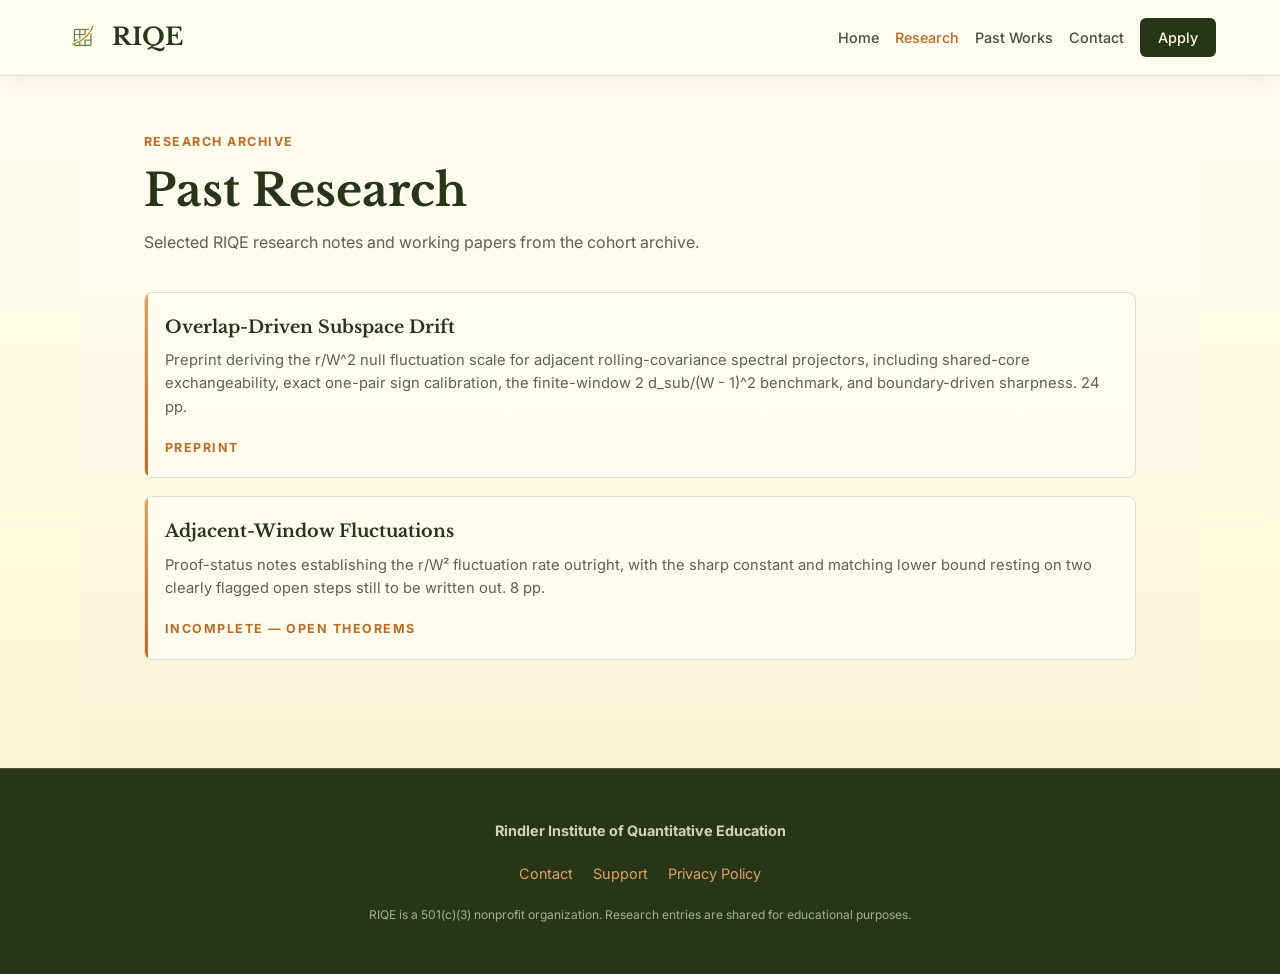
<file: nonprofitwebsite/past-research.html>
<!DOCTYPE html>
<html lang="en">
<head>
  <script async src="https://www.googletagmanager.com/gtag/js?id=G-8NGQXW18FD"></script>
  <script>
    window.dataLayer = window.dataLayer || [];
    function gtag(){dataLayer.push(arguments);}
    gtag('js', new Date());
    gtag('config', 'G-8NGQXW18FD');
  </script>

  <meta charset="UTF-8" />
  <meta name="viewport" content="width=device-width, initial-scale=1" />
  <title>Past Research | RIQE</title>
  <link rel="canonical" href="https://riqe.org/past-research" />
  <meta name="description" content="Past research from the Rindler Institute of Quantitative Education." />

  <link rel="preconnect" href="https://fonts.googleapis.com">
  <link rel="preconnect" href="https://fonts.gstatic.com" crossorigin>
  <link href="https://fonts.googleapis.com/css2?family=Inter:wght@400;500;600&family=Libre+Baskerville:ital,wght@0,400;0,700;1,400&display=swap" rel="stylesheet">

  <style>
    :root {
      --green-dark: #283618;
      --green-mid: #606c38;
      --cream: #fefae0;
      --cream-dim: #f2ebd4;
      --gold: #dda15e;
      --amber: #bc6c25;
      --header-height: 70px;
    }

    * { box-sizing: border-box; margin: 0; padding: 0; }

    body {
      font-family: 'Inter', sans-serif;
      background-color: var(--cream);
      color: #1a1a1a;
      line-height: 1.6;
    }

    h1, h2, h3 {
      font-family: 'Libre Baskerville', serif;
      color: var(--green-dark);
    }

    a { text-decoration: none; color: inherit; transition: all 0.2s; }

    .top-bar {
      position: fixed;
      top: 0; left: 0; width: 100%;
      height: var(--header-height);
      background: rgba(254, 250, 224, 0.95);
      backdrop-filter: blur(10px);
      border-bottom: 1px solid rgba(40, 54, 24, 0.1);
      z-index: 1000;
      display: flex;
      align-items: center;
      justify-content: space-between;
      padding: 0 5%;
    }

    .logo-area {
      font-weight: 800;
      font-size: 1.5rem;
      color: var(--green-dark);
      font-family: 'Libre Baskerville', serif;
    }

    .desktop-nav { display: flex; gap: 24px; align-items: center; }
    .desktop-nav a {
      font-size: 0.9rem;
      font-weight: 500;
      color: var(--green-dark);
    }
    .desktop-nav a:hover,
    .desktop-nav a.active { color: var(--amber); }

    .btn-donate {
      background: var(--green-dark);
      color: var(--cream) !important;
      padding: 8px 18px;
      border-radius: 4px;
      font-weight: 600;
    }
    .btn-donate:hover { background: var(--green-mid); transform: translateY(-1px); }

    .menu-toggle {
      display: none;
      background: none;
      border: none;
      cursor: pointer;
      flex-direction: column;
      gap: 5px;
    }
    .bar { width: 25px; height: 2px; background: var(--green-dark); transition: 0.3s; }

    .page-wrapper {
      padding: 120px 5% 80px;
      max-width: 1000px;
      margin: 0 auto;
      min-height: calc(100vh - 180px);
    }

    .page-kicker {
      text-transform: uppercase;
      font-size: 0.78rem;
      letter-spacing: 2px;
      color: var(--amber);
      font-weight: 700;
      margin-bottom: 14px;
    }

    .page-header {
      margin-bottom: 36px;
      max-width: 700px;
    }

    .page-header h1 {
      font-size: clamp(2rem, 4vw, 3rem);
      line-height: 1.15;
      margin-bottom: 14px;
    }

    .page-header p {
      color: #555;
      max-width: 620px;
    }

    .archive-tabs {
      display: flex;
      flex-direction: column;
      gap: 16px;
      margin-bottom: 28px;
    }

    .archive-tab {
      background: #fff;
      border: 1px solid rgba(40, 54, 24, 0.1);
      border-left: 4px solid var(--amber);
      border-radius: 8px;
      padding: 20px;
      min-height: 132px;
      display: flex;
      flex-direction: column;
      justify-content: space-between;
    }

    .archive-tab:hover {
      border-color: rgba(188, 108, 37, 0.5);
      box-shadow: 0 10px 22px rgba(0,0,0,0.06);
      transform: translateY(-2px);
    }

    .archive-tab h2 {
      font-size: 1.1rem;
      margin-bottom: 8px;
    }

    .archive-tab p {
      color: #555;
      font-size: 0.92rem;
    }

    .tab-status {
      color: var(--amber);
      font-size: 0.78rem;
      font-weight: 700;
      letter-spacing: 1px;
      text-transform: uppercase;
      margin-top: 18px;
    }

    .template-panel {
      background: #fff;
      border: 1px solid rgba(40, 54, 24, 0.09);
      border-radius: 8px;
      min-height: 360px;
      padding: 32px;
      display: flex;
      align-items: center;
      justify-content: center;
      color: #777;
      text-align: center;
    }

    footer {
      background: var(--green-dark);
      color: var(--cream);
      padding: 50px 5%;
      text-align: center;
      font-size: 0.9rem;
    }

    .footer-links { margin: 20px 0; display: flex; justify-content: center; gap: 20px; flex-wrap: wrap; }
    .footer-links a { color: var(--gold); }

    @media (max-width: 900px) {
      .menu-toggle { display: flex; }
      .desktop-nav {
        position: fixed;
        top: var(--header-height);
        left: 0;
        width: 100%;
        background: var(--cream);
        flex-direction: column;
        padding: 20px;
        border-bottom: 1px solid rgba(0,0,0,0.1);
        display: none;
      }
      .desktop-nav.active { display: flex; }
      .page-wrapper { padding: 110px 20px 60px; }
      .template-panel { min-height: 280px; padding: 24px; }
    }
  </style>
  <link rel="stylesheet" href="site-polish.css" />
</head>

<body>
  <nav class="top-bar">
    <a href="index.html" class="logo-area">RIQE</a>
    <button class="menu-toggle" aria-label="Toggle Menu">
      <div class="bar"></div>
      <div class="bar"></div>
      <div class="bar"></div>
    </button>

    <div class="desktop-nav">
      <a href="index.html">Home</a>
      <a href="past-research.html" class="active">Research</a>
      <a href="past-works.html">Past Works</a>
      <a href="mailto:info@riqe.org">Contact</a>
      <a href="apply.html" class="btn-donate">Apply</a>
    </div>
  </nav>

  <main class="page-wrapper">
    <div class="page-header">
      <div class="page-kicker">Research Archive</div>
      <h1>Past Research</h1>
      <p>Selected RIQE research notes and working papers from the cohort archive.</p>
    </div>

    <nav class="archive-tabs" aria-label="Past research entries">
      <a href="overlap-driven-subspace-drift.html" class="archive-tab">
        <div>
          <h2>Overlap-Driven Subspace Drift</h2>
          <p>Preprint deriving the r/W^2 null fluctuation scale for adjacent rolling-covariance spectral projectors, including shared-core exchangeability, exact one-pair sign calibration, the finite-window 2 d_sub/(W - 1)^2 benchmark, and boundary-driven sharpness. 24 pp.</p>
        </div>
        <div class="tab-status">Preprint</div>
      </a>
      <a href="adjacent-window-fluctuations.html" class="archive-tab">
        <div>
          <h2>Adjacent-Window Fluctuations</h2>
          <p>Proof-status notes establishing the r/W² fluctuation rate outright, with the sharp constant and matching lower bound resting on two clearly flagged open steps still to be written out. 8 pp.</p>
        </div>
        <div class="tab-status">Incomplete — Open Theorems</div>
      </a>
    </nav>

  </main>

  <footer>
    <div style="opacity: 0.8; margin-bottom: 20px;">
      <strong>Rindler Institute of Quantitative Education</strong>
    </div>
    <div class="footer-links">
      <a href="mailto:info@riqe.org">Contact</a>
      <a href="donate.html">Support</a>
      <a href="privpolicy.html">Privacy Policy</a>
    </div>
    <p style="font-size: 0.75rem; opacity: 0.6; max-width: 600px; margin: 0 auto;">
      RIQE is a 501(c)(3) nonprofit organization. Research entries are shared for educational purposes.
    </p>
  </footer>

  <script>
    const toggle = document.querySelector('.menu-toggle');
    const nav = document.querySelector('.desktop-nav');

    const setMenu = (isOpen) => {
      nav.classList.toggle('active', isOpen);
      toggle.setAttribute('aria-expanded', String(isOpen));
    };
    toggle.setAttribute('aria-expanded', 'false');
    toggle.addEventListener('click', () => setMenu(!nav.classList.contains('active')));
    document.querySelectorAll('.desktop-nav a').forEach(link => {
      link.addEventListener('click', () => setMenu(false));
    });
  </script>
</body>
</html>
</file>
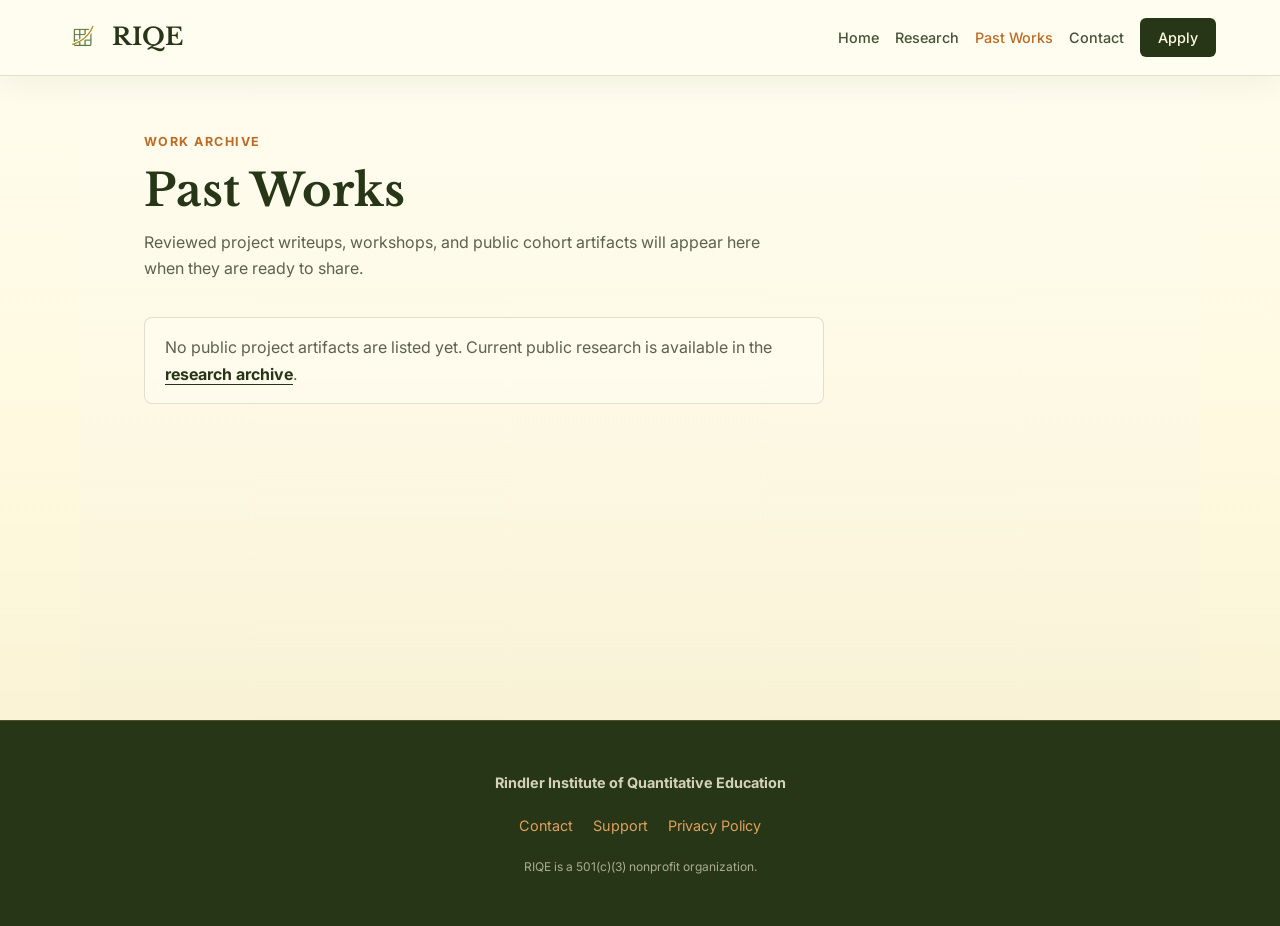
<file: nonprofitwebsite/past-works.html>
<!DOCTYPE html>
<html lang="en">
<head>
  <script async src="https://www.googletagmanager.com/gtag/js?id=G-8NGQXW18FD"></script>
  <script>
    window.dataLayer = window.dataLayer || [];
    function gtag(){dataLayer.push(arguments);}
    gtag('js', new Date());
    gtag('config', 'G-8NGQXW18FD');
  </script>

  <meta charset="UTF-8" />
  <meta name="viewport" content="width=device-width, initial-scale=1" />
  <title>Past Works | RIQE</title>
  <link rel="canonical" href="https://riqe.org/past-works" />
  <meta name="description" content="Past works from the Rindler Institute of Quantitative Education." />

  <link rel="preconnect" href="https://fonts.googleapis.com">
  <link rel="preconnect" href="https://fonts.gstatic.com" crossorigin>
  <link href="https://fonts.googleapis.com/css2?family=Inter:wght@400;500;600&family=Libre+Baskerville:ital,wght@0,400;0,700;1,400&display=swap" rel="stylesheet">

  <style>
    :root {
      --green-dark: #283618;
      --green-mid: #606c38;
      --cream: #fefae0;
      --cream-dim: #f2ebd4;
      --gold: #dda15e;
      --amber: #bc6c25;
      --header-height: 70px;
    }

    * { box-sizing: border-box; margin: 0; padding: 0; }

    body {
      font-family: 'Inter', sans-serif;
      background-color: var(--cream);
      color: #1a1a1a;
      line-height: 1.6;
    }

    h1, h2, h3 {
      font-family: 'Libre Baskerville', serif;
      color: var(--green-dark);
    }

    a { text-decoration: none; color: inherit; transition: all 0.2s; }

    .top-bar {
      position: fixed;
      top: 0; left: 0; width: 100%;
      height: var(--header-height);
      background: rgba(254, 250, 224, 0.95);
      backdrop-filter: blur(10px);
      border-bottom: 1px solid rgba(40, 54, 24, 0.1);
      z-index: 1000;
      display: flex;
      align-items: center;
      justify-content: space-between;
      padding: 0 5%;
    }

    .logo-area {
      font-weight: 800;
      font-size: 1.5rem;
      color: var(--green-dark);
      font-family: 'Libre Baskerville', serif;
    }

    .desktop-nav { display: flex; gap: 24px; align-items: center; }
    .desktop-nav a {
      font-size: 0.9rem;
      font-weight: 500;
      color: var(--green-dark);
    }
    .desktop-nav a:hover,
    .desktop-nav a.active { color: var(--amber); }

    .btn-donate {
      background: var(--green-dark);
      color: var(--cream) !important;
      padding: 8px 18px;
      border-radius: 4px;
      font-weight: 600;
    }
    .btn-donate:hover { background: var(--green-mid); transform: translateY(-1px); }

    .menu-toggle {
      display: none;
      background: none;
      border: none;
      cursor: pointer;
      flex-direction: column;
      gap: 5px;
    }
    .bar { width: 25px; height: 2px; background: var(--green-dark); transition: 0.3s; }

    .page-wrapper {
      padding: 120px 5% 80px;
      max-width: 1000px;
      margin: 0 auto;
      min-height: calc(100vh - 180px);
    }

    .page-kicker {
      text-transform: uppercase;
      font-size: 0.78rem;
      letter-spacing: 2px;
      color: var(--amber);
      font-weight: 700;
      margin-bottom: 14px;
    }

    .page-header {
      margin-bottom: 36px;
      max-width: 700px;
    }

    .page-header h1 {
      font-size: clamp(2rem, 4vw, 3rem);
      line-height: 1.15;
      margin-bottom: 14px;
    }

    .page-header p {
      color: #555;
      max-width: 620px;
    }

    .archive-tabs {
      display: grid;
      grid-template-columns: repeat(auto-fit, minmax(260px, 1fr));
      gap: 16px;
      margin-bottom: 28px;
    }

    .archive-tab {
      background: #fff;
      border: 1px solid rgba(40, 54, 24, 0.1);
      border-left: 4px solid var(--amber);
      border-radius: 8px;
      padding: 20px;
      min-height: 132px;
      display: flex;
      flex-direction: column;
      justify-content: space-between;
    }

    .archive-tab:hover {
      border-color: rgba(188, 108, 37, 0.5);
      box-shadow: 0 10px 22px rgba(0,0,0,0.06);
      transform: translateY(-2px);
    }

    .archive-tab h2 {
      font-size: 1.1rem;
      margin-bottom: 8px;
    }

    .archive-tab p {
      color: #555;
      font-size: 0.92rem;
    }

    .tab-status {
      color: var(--amber);
      font-size: 0.78rem;
      font-weight: 700;
      letter-spacing: 1px;
      text-transform: uppercase;
      margin-top: 18px;
    }

    .template-panel {
      background: #fff;
      border: 1px solid rgba(40, 54, 24, 0.09);
      border-radius: 8px;
      min-height: 360px;
      padding: 32px;
      display: flex;
      align-items: center;
      justify-content: center;
      color: #777;
      text-align: center;
    }

    footer {
      background: var(--green-dark);
      color: var(--cream);
      padding: 50px 5%;
      text-align: center;
      font-size: 0.9rem;
    }

    .footer-links { margin: 20px 0; display: flex; justify-content: center; gap: 20px; flex-wrap: wrap; }
    .footer-links a { color: var(--gold); }

    @media (max-width: 900px) {
      .menu-toggle { display: flex; }
      .desktop-nav {
        position: fixed;
        top: var(--header-height);
        left: 0;
        width: 100%;
        background: var(--cream);
        flex-direction: column;
        padding: 20px;
        border-bottom: 1px solid rgba(0,0,0,0.1);
        display: none;
      }
      .desktop-nav.active { display: flex; }
      .page-wrapper { padding: 110px 20px 60px; }
      .template-panel { min-height: 280px; padding: 24px; }
    }
  </style>
  <link rel="stylesheet" href="site-polish.css" />
</head>

<body>
  <nav class="top-bar">
    <a href="index.html" class="logo-area">RIQE</a>
    <button class="menu-toggle" aria-label="Toggle Menu">
      <div class="bar"></div>
      <div class="bar"></div>
      <div class="bar"></div>
    </button>

    <div class="desktop-nav">
      <a href="index.html">Home</a>
      <a href="past-research.html">Research</a>
      <a href="past-works.html" class="active">Past Works</a>
      <a href="mailto:info@riqe.org">Contact</a>
      <a href="apply.html" class="btn-donate">Apply</a>
    </div>
  </nav>

  <main class="page-wrapper">
    <div class="page-header">
      <div class="page-kicker">Work Archive</div>
      <h1>Past Works</h1>
      <p>Reviewed project writeups, workshops, and public cohort artifacts will appear here when they are ready to share.</p>
    </div>

    <section class="quiet-note archive-note" aria-label="Past works status">
      <p>No public project artifacts are listed yet. Current public research is available in the <a href="past-research.html">research archive</a>.</p>
    </section>

  </main>

  <footer>
    <div style="opacity: 0.8; margin-bottom: 20px;">
      <strong>Rindler Institute of Quantitative Education</strong>
    </div>
    <div class="footer-links">
      <a href="mailto:info@riqe.org">Contact</a>
      <a href="donate.html">Support</a>
      <a href="privpolicy.html">Privacy Policy</a>
    </div>
    <p style="font-size: 0.75rem; opacity: 0.6; max-width: 600px; margin: 0 auto;">
      RIQE is a 501(c)(3) nonprofit organization.
    </p>
  </footer>

  <script>
    const toggle = document.querySelector('.menu-toggle');
    const nav = document.querySelector('.desktop-nav');

    const setMenu = (isOpen) => {
      nav.classList.toggle('active', isOpen);
      toggle.setAttribute('aria-expanded', String(isOpen));
    };
    toggle.setAttribute('aria-expanded', 'false');
    toggle.addEventListener('click', () => setMenu(!nav.classList.contains('active')));
    document.querySelectorAll('.desktop-nav a').forEach(link => {
      link.addEventListener('click', () => setMenu(false));
    });
  </script>
</body>
</html>
</file>
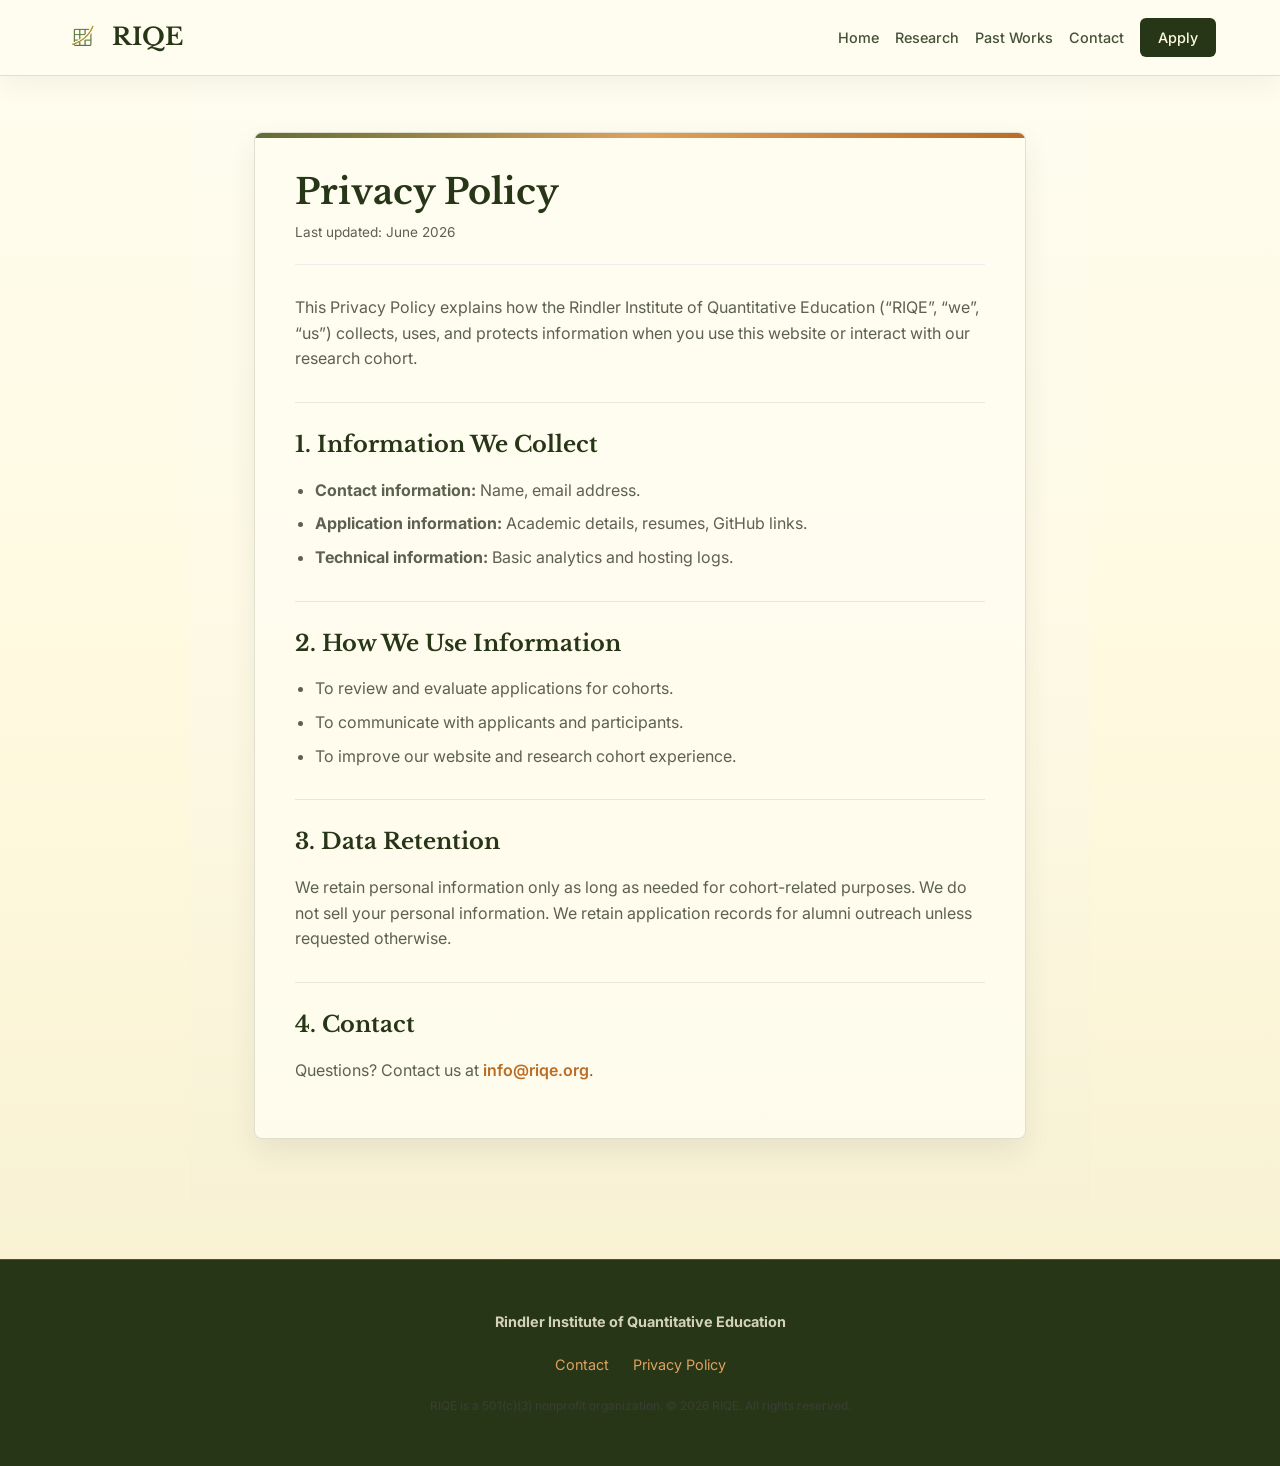
<file: nonprofitwebsite/privpolicy.html>
<!DOCTYPE html>
<html lang="en">
<head>
  <!-- Google tag (gtag.js) -->
  <script async src="https://www.googletagmanager.com/gtag/js?id=G-8NGQXW18FD"></script>
  <script>
    window.dataLayer = window.dataLayer || [];
    function gtag(){dataLayer.push(arguments);}
    gtag('js', new Date());
    gtag('config', 'G-8NGQXW18FD');
  </script>

  <meta charset="UTF-8" />
  <title>RIQE – Privacy Policy</title>
  <meta name="viewport" content="width=device-width, initial-scale=1" />
  <link rel="canonical" href="https://riqe.org/privpolicy" />
  <meta name="description" content="Read RIQE’s privacy policy regarding application data and donations." />

  <!-- Fonts -->
  <link rel="preconnect" href="https://fonts.googleapis.com">
  <link rel="preconnect" href="https://fonts.gstatic.com" crossorigin>
  <link href="https://fonts.googleapis.com/css2?family=Inter:wght@400;500;600&family=Libre+Baskerville:ital,wght@0,400;0,700;1,400&display=swap" rel="stylesheet">

  <style>
    :root {
      --green-dark: #283618;
      --green-mid: #606c38;
      --cream: #fefae0;
      --cream-dim: #f2ebd4;
      --gold: #dda15e;
      --amber: #bc6c25;
      --header-height: 70px;
    }

    * { box-sizing: border-box; margin: 0; padding: 0; }
    
    body {
      font-family: 'Inter', sans-serif;
      background-color: var(--cream);
      color: #1a1a1a;
      line-height: 1.6;
    }

    h1, h2, h3 {
      font-family: 'Libre Baskerville', serif;
      color: var(--green-dark);
    }

    a { text-decoration: none; color: inherit; transition: all 0.2s; }
    
    /* --- NAVIGATION --- */
    .top-bar {
      position: fixed;
      top: 0; left: 0; width: 100%;
      height: var(--header-height);
      background: rgba(254, 250, 224, 0.95);
      backdrop-filter: blur(10px);
      border-bottom: 1px solid rgba(40, 54, 24, 0.1);
      z-index: 1000;
      display: flex;
      align-items: center;
      justify-content: space-between;
      padding: 0 5%;
    }

    .logo-area { font-weight: 800; font-size: 1.5rem; color: var(--green-dark); font-family: 'Libre Baskerville'; }
    
    .desktop-nav { display: flex; gap: 20px; align-items: center; }
    .desktop-nav a { 
      font-size: 0.9rem; 
      font-weight: 500; 
      color: var(--green-dark);
    }
    .desktop-nav a:hover { color: var(--amber); }

    .btn-donate {
      background: var(--green-dark);
      color: var(--cream) !important;
      padding: 8px 18px;
      border-radius: 4px;
      font-weight: 600;
    }
    .btn-donate:hover { background: var(--green-mid); transform: translateY(-1px); }

    .menu-toggle { display: none; background: none; border: none; cursor: pointer; flex-direction: column; gap: 5px; }
    .bar { width: 25px; height: 2px; background: var(--green-dark); transition: 0.3s; }

    /* --- CONTENT --- */
    .policy-wrapper {
      padding: 120px 5% 60px;
      max-width: 900px;
      margin: 0 auto;
    }

    .policy-card {
      background: white;
      padding: 40px;
      border-radius: 8px;
      border: 1px solid rgba(0,0,0,0.05);
      box-shadow: 0 10px 30px rgba(0,0,0,0.05);
    }

    h1 { font-size: 2.2rem; margin-bottom: 10px; }
    .updated { font-size: 0.85rem; color: #666; margin-bottom: 30px; border-bottom: 1px solid #eee; padding-bottom: 20px; }
    
    h2 { font-size: 1.4rem; margin-top: 30px; margin-bottom: 15px; color: var(--amber); }
    
    ul { margin-left: 20px; margin-bottom: 20px; }
    li { margin-bottom: 8px; }
    p { margin-bottom: 15px; color: #444; }

    /* --- FOOTER --- */
    footer {
      background: var(--green-dark);
      color: var(--cream);
      padding: 50px 5%;
      text-align: center;
      font-size: 0.9rem;
      margin-top: 60px;
    }
    .footer-links a { color: var(--gold); margin: 0 10px; }

    /* RESPONSIVE */
    @media (max-width: 1100px) {
      .menu-toggle { display: flex; }
      .desktop-nav {
        position: fixed; top: var(--header-height); left: 0; width: 100%;
        background: var(--cream);
        flex-direction: column;
        padding: 20px;
        border-bottom: 1px solid rgba(0,0,0,0.1);
        display: none; 
      }
      .desktop-nav.active { display: flex; }
      .policy-card { padding: 25px; }
    }
  </style>
  <link rel="stylesheet" href="site-polish.css" />
</head>

<body>

  <nav class="top-bar">
    <a href="index.html" class="logo-area">RIQE</a>
    <button class="menu-toggle" aria-label="Toggle Menu">
      <div class="bar"></div><div class="bar"></div><div class="bar"></div>
    </button>
    <div class="desktop-nav">
      <a href="index.html">Home</a>
      <a href="past-research.html">Research</a>
      <a href="past-works.html">Past Works</a>
      <a href="mailto:info@riqe.org">Contact</a>
      <a href="apply.html" class="btn-donate">Apply</a>
    </div>
  </nav>

  <main class="policy-wrapper">
    <div class="policy-card">
      <h1>Privacy Policy</h1>
      <p class="updated">Last updated: June 2026</p>

      <p>This Privacy Policy explains how the Rindler Institute of Quantitative Education (“RIQE”, “we”, “us”) collects, uses, and protects information when you use this website or interact with our research cohort.</p>

      <h2>1. Information We Collect</h2>
      <ul>
        <li><strong>Contact information:</strong> Name, email address.</li>
        <li><strong>Application information:</strong> Academic details, resumes, GitHub links.</li>
        <li><strong>Technical information:</strong> Basic analytics and hosting logs.</li>
      </ul>

      <h2>2. How We Use Information</h2>
      <ul>
        <li>To review and evaluate applications for cohorts.</li>
        <li>To communicate with applicants and participants.</li>
        <li>To improve our website and research cohort experience.</li>
      </ul>

      <h2>3. Data Retention</h2>
      <p>We retain personal information only as long as needed for cohort-related purposes. We do not sell your personal information. We retain application records for alumni outreach unless requested otherwise.</p>

      <h2>4. Contact</h2>
      <p>Questions? Contact us at <a href="mailto:info@riqe.org" style="color:var(--amber); font-weight:600;">info@riqe.org</a>.</p>
    </div>
  </main>

  <footer>
    <div style="opacity: 0.8; margin-bottom: 20px;">
      <strong>Rindler Institute of Quantitative Education</strong>
    </div>
    <div class="footer-links">
      <a href="mailto:info@riqe.org">Contact</a>
      <a href="privpolicy.html">Privacy Policy</a>
    </div>
    <p style="font-size: 0.75rem; opacity: 0.6; max-width: 600px; margin: 20px auto 0;">
      RIQE is a 501(c)(3) nonprofit organization. &copy; 2026 RIQE. All rights reserved.
    </p>
  </footer>

  <script>
    const toggle = document.querySelector('.menu-toggle');
    const nav = document.querySelector('.desktop-nav');
    const setMenu = (isOpen) => {
      nav.classList.toggle('active', isOpen);
      toggle.setAttribute('aria-expanded', String(isOpen));
    };
    toggle.setAttribute('aria-expanded', 'false');
    toggle.addEventListener('click', () => setMenu(!nav.classList.contains('active')));
    document.querySelectorAll('.desktop-nav a').forEach(link => {
      link.addEventListener('click', () => setMenu(false));
    });
  </script>
</body>

</html>
</file>
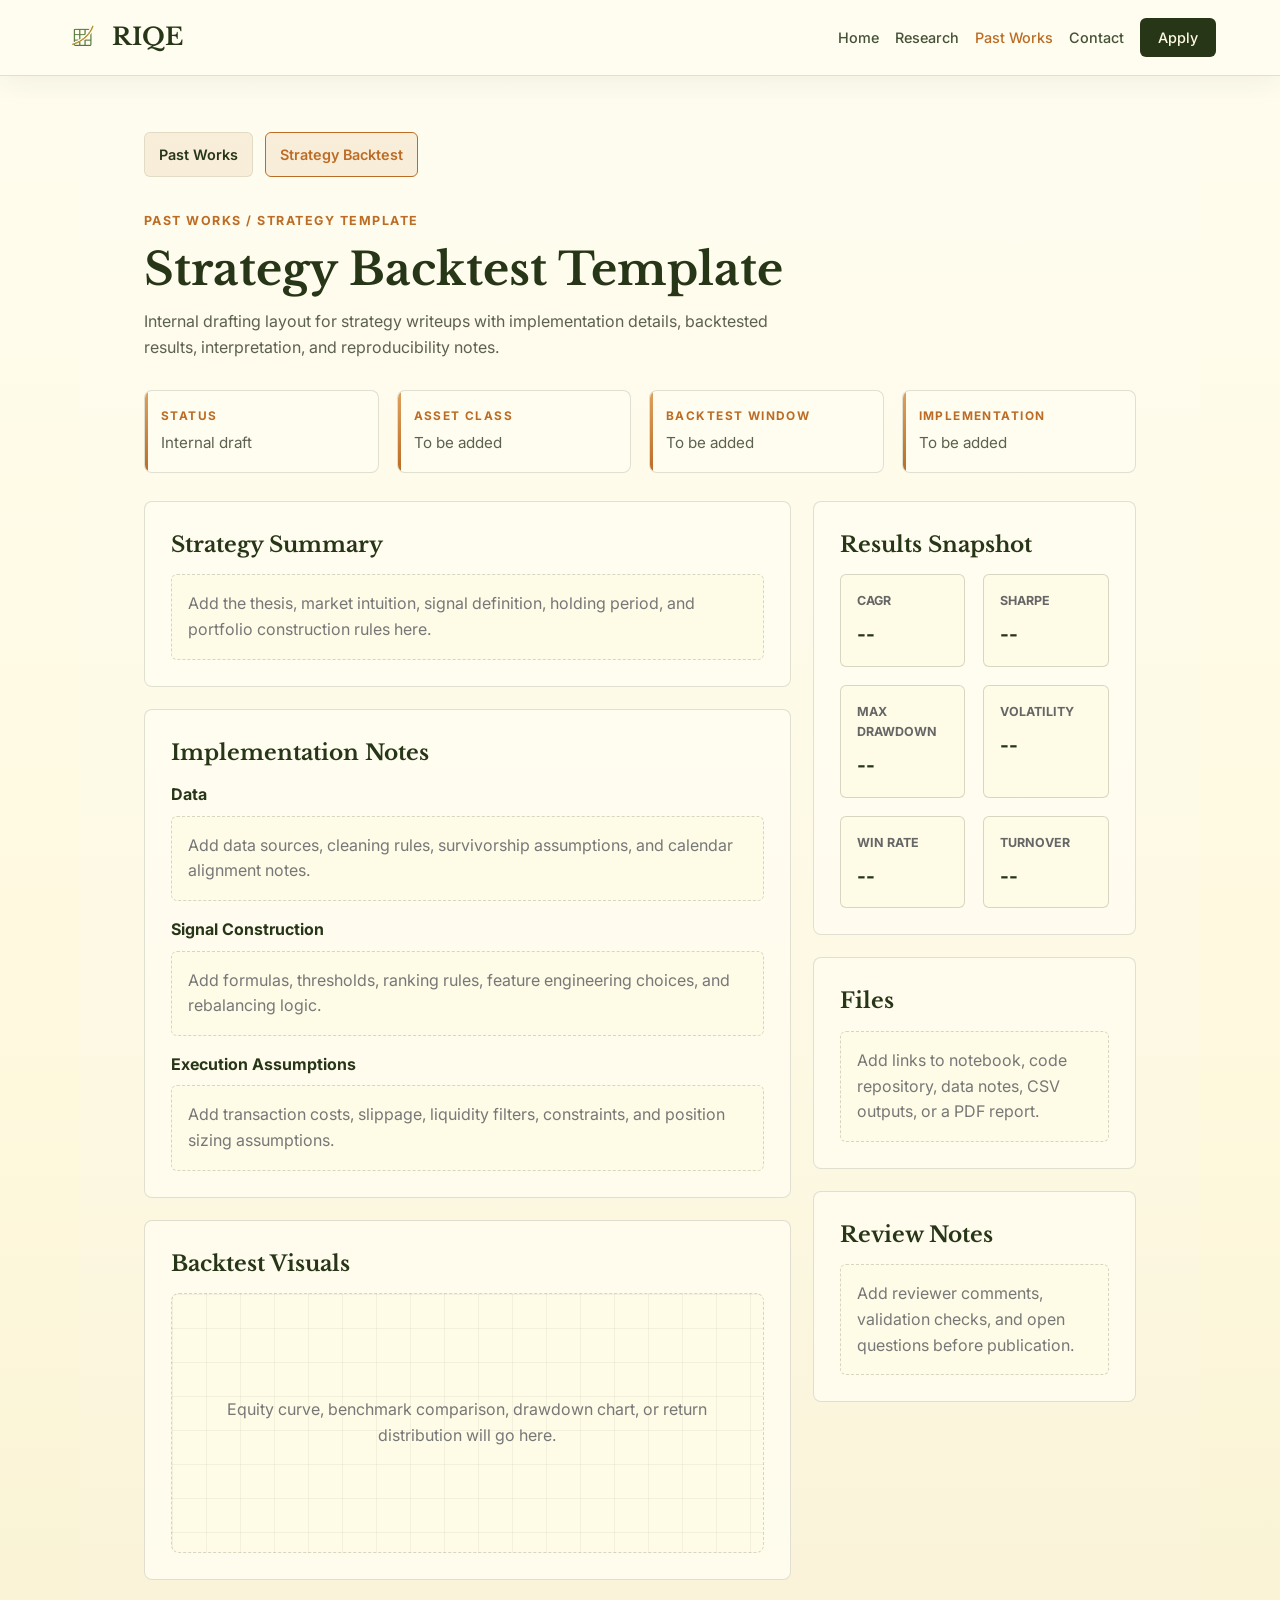
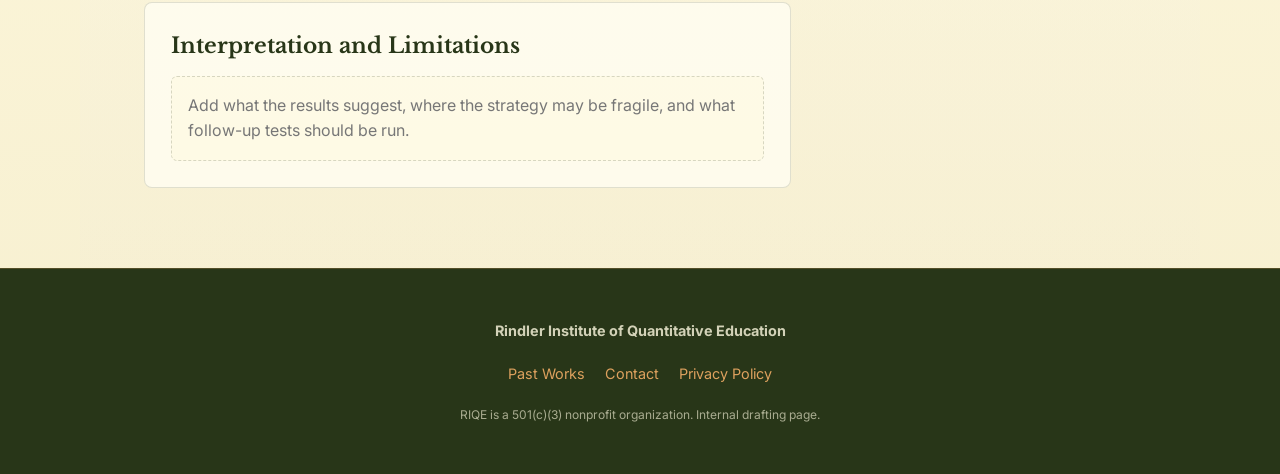
<file: nonprofitwebsite/strategy-backtest-template.html>
<!DOCTYPE html>
<html lang="en">
<head>
  <script async src="https://www.googletagmanager.com/gtag/js?id=G-8NGQXW18FD"></script>
  <script>
    window.dataLayer = window.dataLayer || [];
    function gtag(){dataLayer.push(arguments);}
    gtag('js', new Date());
    gtag('config', 'G-8NGQXW18FD');
  </script>

  <meta charset="UTF-8" />
  <meta name="viewport" content="width=device-width, initial-scale=1" />
  <title>Strategy Backtest Template | RIQE</title>
  <link rel="canonical" href="https://riqe.org/strategy-backtest-template" />
  <meta name="description" content="Template for a RIQE strategy backtest writeup." />
  <meta name="robots" content="noindex, nofollow" />

  <link rel="preconnect" href="https://fonts.googleapis.com">
  <link rel="preconnect" href="https://fonts.gstatic.com" crossorigin>
  <link href="https://fonts.googleapis.com/css2?family=Inter:wght@400;500;600;700&family=Libre+Baskerville:ital,wght@0,400;0,700;1,400&display=swap" rel="stylesheet">

  <style>
    :root {
      --green-dark: #283618;
      --green-mid: #606c38;
      --cream: #fefae0;
      --cream-dim: #f2ebd4;
      --gold: #dda15e;
      --amber: #bc6c25;
      --header-height: 70px;
    }

    * { box-sizing: border-box; margin: 0; padding: 0; }

    body {
      font-family: 'Inter', sans-serif;
      background-color: var(--cream);
      color: #1a1a1a;
      line-height: 1.6;
    }

    h1, h2, h3 {
      font-family: 'Libre Baskerville', serif;
      color: var(--green-dark);
    }

    a { text-decoration: none; color: inherit; transition: all 0.2s; }

    .top-bar {
      position: fixed;
      top: 0; left: 0; width: 100%;
      height: var(--header-height);
      background: rgba(254, 250, 224, 0.95);
      backdrop-filter: blur(10px);
      border-bottom: 1px solid rgba(40, 54, 24, 0.1);
      z-index: 1000;
      display: flex;
      align-items: center;
      justify-content: space-between;
      padding: 0 5%;
    }

    .logo-area {
      font-weight: 800;
      font-size: 1.5rem;
      color: var(--green-dark);
      font-family: 'Libre Baskerville', serif;
    }

    .desktop-nav { display: flex; gap: 24px; align-items: center; }
    .desktop-nav a {
      font-size: 0.9rem;
      font-weight: 500;
      color: var(--green-dark);
    }
    .desktop-nav a:hover,
    .desktop-nav a.active { color: var(--amber); }

    .btn-donate {
      background: var(--green-dark);
      color: var(--cream) !important;
      padding: 8px 18px;
      border-radius: 4px;
      font-weight: 600;
    }
    .btn-donate:hover { background: var(--green-mid); transform: translateY(-1px); }

    .menu-toggle {
      display: none;
      background: none;
      border: none;
      cursor: pointer;
      flex-direction: column;
      gap: 5px;
    }
    .bar { width: 25px; height: 2px; background: var(--green-dark); transition: 0.3s; }

    .page-wrapper {
      padding: 120px 5% 80px;
      max-width: 1120px;
      margin: 0 auto;
      min-height: calc(100vh - 180px);
    }

    .entry-tabs {
      display: flex;
      flex-wrap: wrap;
      gap: 10px;
      margin-bottom: 34px;
    }

    .entry-tab {
      background: #fff;
      border: 1px solid rgba(40, 54, 24, 0.1);
      border-radius: 6px;
      color: var(--green-dark);
      font-size: 0.9rem;
      font-weight: 600;
      padding: 10px 14px;
    }

    .entry-tab:hover,
    .entry-tab.active {
      border-color: var(--amber);
      color: var(--amber);
    }

    .page-kicker {
      text-transform: uppercase;
      font-size: 0.78rem;
      letter-spacing: 2px;
      color: var(--amber);
      font-weight: 700;
      margin-bottom: 14px;
    }

    .page-header {
      margin-bottom: 30px;
      max-width: 760px;
    }

    .page-header h1 {
      font-size: clamp(2rem, 4vw, 3rem);
      line-height: 1.15;
      margin-bottom: 14px;
    }

    .page-header p {
      color: #555;
      max-width: 680px;
    }

    .meta-grid {
      display: grid;
      grid-template-columns: repeat(auto-fit, minmax(180px, 1fr));
      gap: 14px;
      margin-bottom: 28px;
    }

    .meta-item {
      background: #fff;
      border: 1px solid rgba(40, 54, 24, 0.08);
      border-radius: 8px;
      padding: 16px;
    }

    .meta-label {
      display: block;
      color: var(--amber);
      font-size: 0.74rem;
      font-weight: 700;
      letter-spacing: 1px;
      text-transform: uppercase;
      margin-bottom: 4px;
    }

    .meta-value { color: #555; font-size: 0.95rem; }

    .content-grid {
      display: grid;
      grid-template-columns: minmax(0, 2fr) minmax(260px, 1fr);
      gap: 22px;
      align-items: start;
    }

    .stack { display: grid; gap: 22px; }

    .panel {
      background: #fff;
      border: 1px solid rgba(40, 54, 24, 0.09);
      border-radius: 8px;
      padding: 26px;
    }

    .panel h2 {
      font-size: 1.35rem;
      margin-bottom: 12px;
    }

    .panel h3 {
      font-size: 1rem;
      margin-bottom: 8px;
      font-family: 'Inter', sans-serif;
      font-weight: 700;
    }

    .placeholder {
      color: #777;
      border: 1px dashed rgba(40, 54, 24, 0.2);
      background: rgba(242, 235, 212, 0.45);
      border-radius: 6px;
      padding: 16px;
      min-height: 76px;
    }

    .metrics-grid {
      display: grid;
      grid-template-columns: repeat(2, minmax(0, 1fr));
      gap: 12px;
    }

    .metric {
      background: var(--cream);
      border: 1px solid rgba(40, 54, 24, 0.08);
      border-radius: 6px;
      padding: 16px;
    }

    .metric-label {
      display: block;
      color: #666;
      font-size: 0.78rem;
      font-weight: 700;
      text-transform: uppercase;
      margin-bottom: 8px;
    }

    .metric-value {
      color: var(--green-dark);
      font-size: 1.2rem;
      font-weight: 700;
    }

    .chart-placeholder {
      min-height: 260px;
      border: 1px dashed rgba(40, 54, 24, 0.22);
      border-radius: 8px;
      background:
        linear-gradient(rgba(40, 54, 24, 0.05) 1px, transparent 1px),
        linear-gradient(90deg, rgba(40, 54, 24, 0.05) 1px, transparent 1px),
        #fff;
      background-size: 34px 34px;
      display: flex;
      align-items: center;
      justify-content: center;
      color: #777;
      text-align: center;
      padding: 24px;
    }

    .section-list {
      display: grid;
      gap: 16px;
    }

    footer {
      background: var(--green-dark);
      color: var(--cream);
      padding: 50px 5%;
      text-align: center;
      font-size: 0.9rem;
    }

    .footer-links { margin: 20px 0; display: flex; justify-content: center; gap: 20px; flex-wrap: wrap; }
    .footer-links a { color: var(--gold); }

    @media (max-width: 900px) {
      .menu-toggle { display: flex; }
      .desktop-nav {
        position: fixed;
        top: var(--header-height);
        left: 0;
        width: 100%;
        background: var(--cream);
        flex-direction: column;
        padding: 20px;
        border-bottom: 1px solid rgba(0,0,0,0.1);
        display: none;
      }
      .desktop-nav.active { display: flex; }
      .page-wrapper { padding: 110px 20px 60px; }
      .content-grid { grid-template-columns: 1fr; }
      .metrics-grid { grid-template-columns: 1fr; }
    }
  </style>
  <link rel="stylesheet" href="site-polish.css" />
</head>

<body>
  <nav class="top-bar">
    <a href="index.html" class="logo-area">RIQE</a>
    <button class="menu-toggle" aria-label="Toggle Menu">
      <div class="bar"></div>
      <div class="bar"></div>
      <div class="bar"></div>
    </button>

    <div class="desktop-nav">
      <a href="index.html">Home</a>
      <a href="past-research.html">Research</a>
      <a href="past-works.html" class="active">Past Works</a>
      <a href="mailto:info@riqe.org">Contact</a>
      <a href="apply.html" class="btn-donate">Apply</a>
    </div>
  </nav>

  <main class="page-wrapper">
    <nav class="entry-tabs" aria-label="Past works navigation">
      <a href="past-works.html" class="entry-tab">Past Works</a>
      <a href="strategy-backtest-template.html" class="entry-tab active">Strategy Backtest</a>
    </nav>

    <div class="page-header">
      <div class="page-kicker">Past Works / Strategy Template</div>
      <h1>Strategy Backtest Template</h1>
      <p>Internal drafting layout for strategy writeups with implementation details, backtested results, interpretation, and reproducibility notes.</p>
    </div>

    <section class="meta-grid" aria-label="Strategy metadata placeholders">
      <div class="meta-item">
        <span class="meta-label">Status</span>
        <span class="meta-value">Internal draft</span>
      </div>
      <div class="meta-item">
        <span class="meta-label">Asset Class</span>
        <span class="meta-value">To be added</span>
      </div>
      <div class="meta-item">
        <span class="meta-label">Backtest Window</span>
        <span class="meta-value">To be added</span>
      </div>
      <div class="meta-item">
        <span class="meta-label">Implementation</span>
        <span class="meta-value">To be added</span>
      </div>
    </section>

    <div class="content-grid">
      <div class="stack">
        <section class="panel">
          <h2>Strategy Summary</h2>
          <div class="placeholder">Add the thesis, market intuition, signal definition, holding period, and portfolio construction rules here.</div>
        </section>

        <section class="panel">
          <h2>Implementation Notes</h2>
          <div class="section-list">
            <div>
              <h3>Data</h3>
              <div class="placeholder">Add data sources, cleaning rules, survivorship assumptions, and calendar alignment notes.</div>
            </div>
            <div>
              <h3>Signal Construction</h3>
              <div class="placeholder">Add formulas, thresholds, ranking rules, feature engineering choices, and rebalancing logic.</div>
            </div>
            <div>
              <h3>Execution Assumptions</h3>
              <div class="placeholder">Add transaction costs, slippage, liquidity filters, constraints, and position sizing assumptions.</div>
            </div>
          </div>
        </section>

        <section class="panel">
          <h2>Backtest Visuals</h2>
          <div class="chart-placeholder">Equity curve, benchmark comparison, drawdown chart, or return distribution will go here.</div>
        </section>

        <section class="panel">
          <h2>Interpretation and Limitations</h2>
          <div class="placeholder">Add what the results suggest, where the strategy may be fragile, and what follow-up tests should be run.</div>
        </section>
      </div>

      <aside class="stack">
        <section class="panel">
          <h2>Results Snapshot</h2>
          <div class="metrics-grid">
            <div class="metric">
              <span class="metric-label">CAGR</span>
              <span class="metric-value">--</span>
            </div>
            <div class="metric">
              <span class="metric-label">Sharpe</span>
              <span class="metric-value">--</span>
            </div>
            <div class="metric">
              <span class="metric-label">Max Drawdown</span>
              <span class="metric-value">--</span>
            </div>
            <div class="metric">
              <span class="metric-label">Volatility</span>
              <span class="metric-value">--</span>
            </div>
            <div class="metric">
              <span class="metric-label">Win Rate</span>
              <span class="metric-value">--</span>
            </div>
            <div class="metric">
              <span class="metric-label">Turnover</span>
              <span class="metric-value">--</span>
            </div>
          </div>
        </section>

        <section class="panel">
          <h2>Files</h2>
          <div class="placeholder">Add links to notebook, code repository, data notes, CSV outputs, or a PDF report.</div>
        </section>

        <section class="panel">
          <h2>Review Notes</h2>
          <div class="placeholder">Add reviewer comments, validation checks, and open questions before publication.</div>
        </section>
      </aside>
    </div>
  </main>

  <footer>
    <div style="opacity: 0.8; margin-bottom: 20px;">
      <strong>Rindler Institute of Quantitative Education</strong>
    </div>
    <div class="footer-links">
      <a href="past-works.html">Past Works</a>
      <a href="mailto:info@riqe.org">Contact</a>
      <a href="privpolicy.html">Privacy Policy</a>
    </div>
    <p style="font-size: 0.75rem; opacity: 0.6; max-width: 600px; margin: 0 auto;">
      RIQE is a 501(c)(3) nonprofit organization. Internal drafting page.
    </p>
  </footer>

  <script>
    const toggle = document.querySelector('.menu-toggle');
    const nav = document.querySelector('.desktop-nav');

    const setMenu = (isOpen) => {
      nav.classList.toggle('active', isOpen);
      toggle.setAttribute('aria-expanded', String(isOpen));
    };
    toggle.setAttribute('aria-expanded', 'false');
    toggle.addEventListener('click', () => setMenu(!nav.classList.contains('active')));
    document.querySelectorAll('.desktop-nav a').forEach(link => {
      link.addEventListener('click', () => setMenu(false));
    });
  </script>
</body>
</html>
</file>
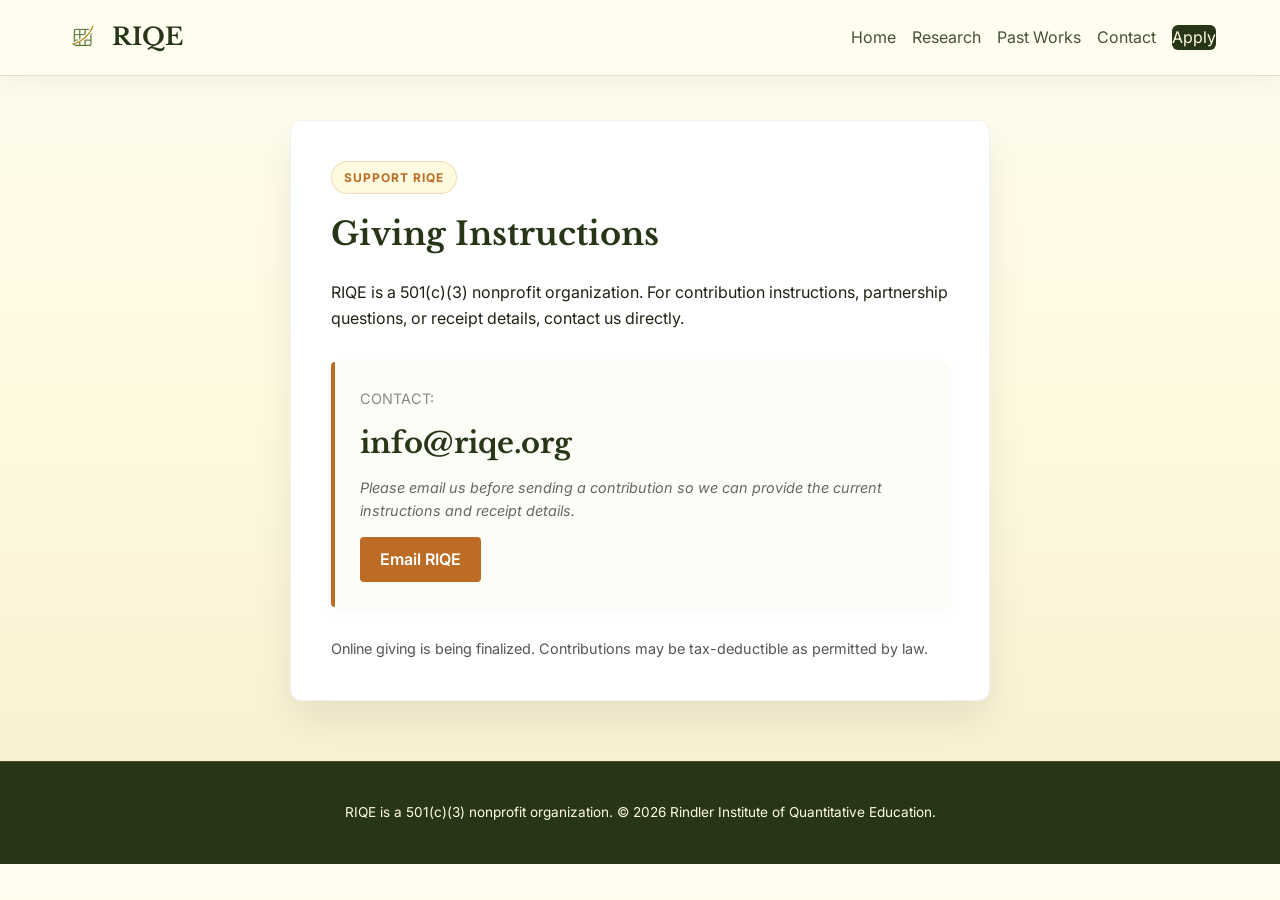
<file: nonprofitwebsite/underconstruction.html>
<!DOCTYPE html>
<html lang="en">
<head>
  <!-- Google tag (gtag.js) -->
  <script async src="https://www.googletagmanager.com/gtag/js?id=G-8NGQXW18FD"></script>
  <script>
    window.dataLayer = window.dataLayer || [];
    function gtag(){dataLayer.push(arguments);}
    gtag('js', new Date());
    gtag('config', 'G-8NGQXW18FD');
  </script>

  <meta charset="UTF-8" />
  <title>Support RIQE</title>
  <meta name="viewport" content="width=device-width, initial-scale=1" />
  <meta name="robots" content="noindex, nofollow" />
  
  <link rel="preconnect" href="https://fonts.googleapis.com">
  <link rel="preconnect" href="https://fonts.gstatic.com" crossorigin>
  <link href="https://fonts.googleapis.com/css2?family=Inter:wght@400;500;600&family=Libre+Baskerville:ital,wght@0,400;0,700;1,400&display=swap" rel="stylesheet">

  <style>
    :root {
      --green-dark: #283618;
      --green-mid: #606c38;
      --cream: #fefae0;
      --gold: #dda15e;
      --amber: #bc6c25;
      --header-height: 70px;
    }

    * { box-sizing: border-box; margin: 0; padding: 0; }
    
    body {
      font-family: 'Inter', sans-serif;
      background-color: var(--cream);
      color: #1a1a1a;
      line-height: 1.6;
    }

    h1, h2 { font-family: 'Libre Baskerville', serif; color: var(--green-dark); }
    a { text-decoration: none; color: inherit; transition: all 0.2s; }

    /* --- NAV --- */
    .top-bar {
      position: fixed; top: 0; left: 0; width: 100%; height: var(--header-height);
      background: rgba(254, 250, 224, 0.95); backdrop-filter: blur(10px);
      border-bottom: 1px solid rgba(40, 54, 24, 0.1); z-index: 1000;
      display: flex; align-items: center; justify-content: space-between; padding: 0 5%;
    }
    .logo-area { font-weight: 800; font-size: 1.5rem; color: var(--green-dark); font-family: 'Libre Baskerville'; }
    /* --- MAIN --- */
    .uc-page {
      padding: 120px 5% 60px;
      min-height: 80vh;
      display: flex;
      justify-content: center;
    }

    .uc-card {
      background: white;
      max-width: 700px;
      width: 100%;
      border-radius: 12px;
      padding: 40px;
      box-shadow: 0 20px 40px rgba(0,0,0,0.08);
      border: 1px solid rgba(0,0,0,0.05);
    }

    .badge {
      display: inline-block;
      background: var(--cream);
      color: var(--amber);
      font-weight: 700;
      font-size: 0.75rem;
      text-transform: uppercase;
      letter-spacing: 1px;
      padding: 6px 12px;
      border-radius: 50px;
      margin-bottom: 15px;
      border: 1px solid rgba(188, 108, 37, 0.2);
    }

    h1 { font-size: 2rem; margin-bottom: 20px; }
    
    /* Highlight Box for interim giving */
    .highlight-box {
      background: #fdfdf8;
      border-left: 4px solid var(--amber);
      padding: 25px;
      margin: 30px 0;
      border-radius: 4px;
      box-shadow: 0 4px 12px rgba(0,0,0,0.03);
    }

    .zelle-number {
      font-family: 'Libre Baskerville', serif;
      font-size: 1.8rem;
      color: var(--green-dark);
      margin: 10px 0;
      font-weight: 700;
    }

    .btn {
      display: inline-block;
      background: var(--amber);
      color: white;
      padding: 10px 20px;
      border-radius: 4px;
      font-weight: 600;
      margin-top: 15px;
    }
    .btn:hover { background: #a65d20; }

    footer {
      background: var(--green-dark); color: var(--cream);
      padding: 40px 5%; text-align: center; font-size: 0.85rem;
    }
  </style>
  <link rel="stylesheet" href="site-polish.css" />
</head>
<body>

  <nav class="top-bar">
    <a href="index.html" class="logo-area">RIQE</a>
    <button class="menu-toggle" aria-label="Toggle Menu" aria-expanded="false">
      <div class="bar"></div><div class="bar"></div><div class="bar"></div>
    </button>
    <div class="desktop-nav">
      <a href="index.html">Home</a>
      <a href="past-research.html">Research</a>
      <a href="past-works.html">Past Works</a>
      <a href="mailto:info@riqe.org">Contact</a>
      <a href="apply.html" class="btn-donate">Apply</a>
    </div>
  </nav>

  <main class="uc-page">
    <section class="uc-card">
      <span class="badge">Support RIQE</span>
      <h1>Giving Instructions</h1>
      <p>RIQE is a 501(c)(3) nonprofit organization. For contribution instructions, partnership questions, or receipt details, contact us directly.</p>

      <div class="highlight-box">
        <div style="font-size: 0.9rem; text-transform: uppercase; color: #888;">Contact:</div>
        <div class="zelle-number">info@riqe.org</div>
        <p style="font-size: 0.9rem; color: #666;">
          <em>Please email us before sending a contribution so we can provide the current instructions and receipt details.</em>
        </p>
        <a href="mailto:info@riqe.org?subject=Supporting%20RIQE" class="btn">Email RIQE</a>
      </div>

      <p style="font-size: 0.9rem; color: #555;">
        Online giving is being finalized. Contributions may be tax-deductible as permitted by law.
      </p>
    </section>
  </main>

  <footer>
    <p>RIQE is a 501(c)(3) nonprofit organization. &copy; 2026 Rindler Institute of Quantitative Education.</p>
  </footer>

  <script>
    const toggle = document.querySelector('.menu-toggle');
    const nav = document.querySelector('.desktop-nav');
    const setMenu = (isOpen) => {
      nav.classList.toggle('active', isOpen);
      toggle.setAttribute('aria-expanded', String(isOpen));
    };
    toggle.setAttribute('aria-expanded', 'false');
    toggle.addEventListener('click', () => setMenu(!nav.classList.contains('active')));
    document.querySelectorAll('.desktop-nav a').forEach(link => {
      link.addEventListener('click', () => setMenu(false));
    });
  </script>

</body>

</html>
</file>
<file: nonprofitwebsite/site-polish.css>
:root {
  --green-dark: #283618;
  --green-mid: #606c38;
  --cream: #fefae0;
  --cream-dim: #f2ebd4;
  --gold: #dda15e;
  --amber: #bc6c25;
  --ink: #202214;
  --muted: #5d614f;
  --paper: #fffdf0;
  --paper-soft: #fff9df;
  --line: rgba(40, 54, 24, 0.14);
  --line-strong: rgba(40, 54, 24, 0.24);
  --shadow-sm: 0 12px 28px rgba(40, 54, 24, 0.08);
  --shadow-md: 0 22px 54px rgba(40, 54, 24, 0.12);
  --container-width: 1200px;
  --header-height: 76px;
}

html {
  scroll-padding-top: calc(var(--header-height) + 24px);
}

body {
  color: var(--ink);
  background:
    linear-gradient(180deg, #fffdf0 0%, #fff9df 48%, #f6efcf 100%);
  text-rendering: optimizeLegibility;
}

::selection {
  background: rgba(188, 108, 37, 0.2);
}

a:focus-visible,
button:focus-visible,
input:focus-visible,
select:focus-visible,
textarea:focus-visible {
  outline: 3px solid rgba(188, 108, 37, 0.32);
  outline-offset: 3px;
}

.top-bar {
  height: var(--header-height) !important;
  padding: 0 max(20px, 5vw) !important;
  background: rgba(255, 253, 240, 0.88) !important;
  border-bottom: 1px solid rgba(40, 54, 24, 0.14) !important;
  box-shadow: 0 8px 28px rgba(40, 54, 24, 0.06);
}

.logo-area {
  display: inline-flex !important;
  align-items: center;
  gap: 10px;
  min-width: max-content;
  color: var(--green-dark) !important;
  letter-spacing: 0 !important;
}

.logo-area::before {
  content: "";
  display: block;
  width: 38px;
  height: 38px;
  flex: 0 0 38px;
  background: url("riqe-logo.png") center / contain no-repeat;
}

.desktop-nav {
  display: flex !important;
  align-items: center;
  gap: 16px !important;
  white-space: nowrap;
}

.desktop-nav a:not(.btn-donate) {
  border-radius: 4px;
  color: rgba(40, 54, 24, 0.86) !important;
  padding: 8px 0;
}

.desktop-nav a:not(.btn-donate):hover,
.desktop-nav a:not(.btn-donate).active {
  color: var(--amber) !important;
}

.desktop-nav a:not(.btn-donate)::after {
  background: currentColor !important;
}

.btn-donate,
.btn-main,
.btn-submit,
.btn-card {
  border-radius: 6px !important;
  box-shadow: none !important;
}

.btn-donate,
.btn-main,
.btn-submit {
  background: var(--green-dark) !important;
  color: var(--cream) !important;
}

.btn-donate:hover,
.btn-main:hover,
.btn-submit:hover {
  background: var(--green-mid) !important;
  transform: translateY(-1px);
}

.btn-donate[aria-current="page"] {
  background: var(--green-dark) !important;
  box-shadow: inset 0 0 0 1px rgba(254, 250, 224, 0.38) !important;
  transform: none;
}

.menu-toggle {
  display: none !important;
  width: 42px;
  height: 42px;
  align-items: center;
  justify-content: center;
  flex-direction: column;
  gap: 5px;
  border: 1px solid rgba(40, 54, 24, 0.14) !important;
  border-radius: 6px;
  background: rgba(255, 253, 240, 0.72) !important;
  cursor: pointer;
}

.bar {
  width: 22px !important;
  height: 2px !important;
  background: var(--green-dark) !important;
  transition: transform 0.22s ease, opacity 0.22s ease;
}

.menu-toggle[aria-expanded="true"] .bar:nth-child(1) {
  transform: rotate(45deg) translate(5px, 5px);
}

.menu-toggle[aria-expanded="true"] .bar:nth-child(2) {
  opacity: 0;
}

.menu-toggle[aria-expanded="true"] .bar:nth-child(3) {
  transform: rotate(-45deg) translate(5px, -5px);
}

.btn-outline,
.btn-card.secondary,
.entry-tab {
  border-radius: 6px !important;
}

.hero-split {
  display: block !important;
  min-height: 0 !important;
  padding-top: var(--header-height);
}

.hero-visual {
  position: relative;
  min-height: calc(80svh - var(--header-height));
  overflow: hidden;
  display: flex !important;
  align-items: center !important;
  justify-content: center !important;
  padding: clamp(46px, 5vw, 74px) max(20px, 5vw) clamp(34px, 4vw, 58px) !important;
  background:
    linear-gradient(115deg, rgba(255, 253, 240, 0.98) 0%, rgba(255, 253, 240, 0.96) 58%, rgba(242, 235, 212, 0.82) 58%, rgba(242, 235, 212, 0.92) 100%) !important;
  border-bottom: 1px solid var(--line);
}

.hero-visual::before {
  content: "";
  position: absolute;
  inset: 0;
  background-image:
    linear-gradient(rgba(40, 54, 24, 0.04) 1px, transparent 1px),
    linear-gradient(90deg, rgba(40, 54, 24, 0.04) 1px, transparent 1px);
  background-size: 44px 44px;
  mask-image: linear-gradient(110deg, rgba(0, 0, 0, 0.52), rgba(0, 0, 0, 0.18) 56%, transparent 88%);
  animation: researchGrid 24s linear infinite;
  pointer-events: none;
}

.hero-visual::after {
  content: "";
  position: absolute;
  inset: 0 0 0 54%;
  background:
    linear-gradient(105deg, transparent 0 22%, rgba(96, 108, 56, 0.06) 22% 100%);
  pointer-events: none;
}

.hero-shell {
  position: relative;
  z-index: 1;
  width: min(100%, var(--container-width));
  display: grid;
  grid-template-columns: minmax(0, 1.08fr) minmax(320px, 0.72fr);
  align-items: center;
  gap: clamp(32px, 5vw, 72px);
  margin: 0 auto;
}

.hero-card {
  max-width: 760px !important;
  padding: 0 !important;
  background: transparent !important;
  border: 0 !important;
  border-radius: 0 !important;
  box-shadow: none !important;
  color: var(--ink);
  text-shadow: none !important;
}

.hero-brand {
  display: block;
  max-width: 620px;
  margin-bottom: 18px !important;
  color: var(--amber) !important;
  font-size: 0.78rem !important;
  font-weight: 800;
  letter-spacing: 0.12em !important;
  text-transform: uppercase;
}

.hero-title {
  max-width: 820px;
  margin-bottom: 22px !important;
  color: var(--green-dark) !important;
  font-size: 8.4rem !important;
  line-height: 0.86 !important;
  letter-spacing: 0;
}

.hero-text {
  max-width: 690px;
  margin-bottom: 32px !important;
  color: var(--muted) !important;
  font-size: 1.18rem !important;
  line-height: 1.72;
}

.hero-buttons {
  display: flex;
  flex-wrap: wrap;
  gap: 12px;
}

.hero-card .btn-main,
.hero-card .btn-outline {
  min-height: 48px;
  display: inline-flex;
  align-items: center;
  justify-content: center;
  padding: 12px 24px;
}

.hero-card .btn-main {
  background: var(--green-dark) !important;
  box-shadow: 0 10px 20px rgba(40, 54, 24, 0.14) !important;
}

.hero-card .btn-outline {
  color: var(--green-dark) !important;
  border: 1px solid rgba(40, 54, 24, 0.24) !important;
  background: rgba(255, 253, 240, 0.58);
}

.hero-card .btn-outline:hover {
  background: rgba(188, 108, 37, 0.1) !important;
  border-color: rgba(188, 108, 37, 0.36) !important;
}

.hero-snapshot {
  position: relative;
  align-self: center;
  overflow: hidden;
  border: 1px solid rgba(40, 54, 24, 0.16);
  border-radius: 8px;
  background: rgba(255, 253, 240, 0.76);
  box-shadow: var(--shadow-sm);
  padding: 30px;
}

.hero-snapshot::before {
  content: "";
  position: absolute;
  inset: 0 0 auto;
  height: 4px;
  background: linear-gradient(90deg, var(--green-mid), var(--gold), var(--amber));
}

.snapshot-mark {
  position: absolute;
  top: 24px;
  right: 24px;
  width: 86px;
  opacity: 0.12;
  pointer-events: none;
}

.snapshot-mark img {
  display: block;
  width: 100%;
  height: auto;
}

.snapshot-content {
  position: relative;
  max-width: 390px;
  padding-right: 72px;
}

.snapshot-kicker {
  display: block;
  margin-bottom: 12px;
  color: var(--amber);
  font-size: 0.74rem;
  font-weight: 800;
  letter-spacing: 0.12em;
  text-transform: uppercase;
}

.snapshot-content h2 {
  margin: 0 0 14px;
  color: var(--green-dark);
  font-size: 1.62rem;
  line-height: 1.15;
}

.snapshot-content p {
  color: var(--muted);
  font-size: 0.98rem;
  line-height: 1.65;
}

.snapshot-list {
  position: relative;
  display: grid;
  margin-top: 24px;
  border-top: 1px solid rgba(40, 54, 24, 0.14);
}

.snapshot-list div {
  display: grid;
  grid-template-columns: minmax(120px, 0.48fr) minmax(0, 1fr);
  gap: 18px;
  padding: 15px 0;
  border-bottom: 1px solid rgba(40, 54, 24, 0.12);
}

.snapshot-list div:last-child {
  border-bottom: 0;
  padding-bottom: 0;
}

.snapshot-list dt {
  color: var(--green-dark);
  font-size: 0.82rem;
  font-weight: 800;
  letter-spacing: 0.08em;
  line-height: 1.35;
  text-transform: uppercase;
}

.snapshot-list dd {
  color: var(--muted);
  font-size: 0.93rem;
  line-height: 1.55;
}

.hero-content {
  display: grid !important;
  grid-template-columns: minmax(0, 0.94fr) minmax(0, 1.06fr);
  gap: 44px 64px;
  max-width: var(--container-width);
  margin: 0 auto;
  padding: 36px max(20px, 5vw) 92px !important;
  background: transparent !important;
}

.hero-content .content-block {
  margin: 0;
  padding: 22px 0 0;
  border-top: 1px solid var(--line-strong);
  background: transparent;
  box-shadow: none;
}

.hero-content .content-block:nth-child(3) {
  grid-column: 1 / -1;
  padding-top: 38px;
}

.section-label,
.page-kicker,
.meta-label,
.tab-status {
  color: var(--amber) !important;
  letter-spacing: 0.12em !important;
}

.content-block p,
.section-head p,
.page-header p,
.intro-section p,
.donate-card p,
.archive-tab p,
.meta-value,
.policy-card p,
.policy-card li {
  color: var(--muted) !important;
}

.benefits-grid,
.grid-3,
.donate-grid,
.archive-tabs,
.meta-grid,
.metrics-grid {
  gap: 18px !important;
}

.benefits-grid {
  grid-template-columns: repeat(auto-fit, minmax(220px, 1fr));
}

.benefit-item,
.info-card,
.donate-card,
.archive-tab,
.meta-item,
.panel,
.policy-card,
.apply-card {
  border: 1px solid var(--line) !important;
  border-radius: 8px !important;
  background: rgba(255, 253, 240, 0.86) !important;
  box-shadow: none;
}

.benefit-item,
.info-card,
.donate-card,
.archive-tab,
.meta-item {
  position: relative;
  overflow: hidden;
}

.benefit-item::before,
.info-card::before,
.donate-card::before,
.archive-tab::before,
.meta-item::before {
  content: "";
  position: absolute;
  inset: 0 auto 0 0;
  width: 3px;
  background: linear-gradient(180deg, var(--gold), var(--amber));
}

.info-card,
.donate-card,
.archive-tab {
  transition: transform 0.22s ease, box-shadow 0.22s ease, border-color 0.22s ease;
}

.info-card:hover,
.donate-card:hover,
.archive-tab:hover {
  transform: translateY(-4px);
  border-color: rgba(188, 108, 37, 0.34) !important;
  box-shadow: var(--shadow-sm);
}

.std-section {
  padding: 88px max(20px, 5vw) !important;
}

.std-section.bg-light {
  max-width: none !important;
  background:
    linear-gradient(180deg, rgba(242, 235, 212, 0.62), rgba(255, 253, 240, 0.72)) !important;
  border-top: 1px solid rgba(40, 54, 24, 0.08);
  border-bottom: 1px solid rgba(40, 54, 24, 0.08);
}

.std-section.bg-light > .std-section {
  max-width: var(--container-width);
  margin: 0 auto;
  padding: 0 !important;
}

.section-head h2,
.intro-section h1,
.page-header h1,
.apply-card h1,
.policy-card h1 {
  line-height: 1.12;
}

.section-head h2 {
  font-size: 2.35rem;
}

.section-head {
  margin-bottom: 34px !important;
}

.timeline-box {
  margin-top: 32px;
  border: 1px solid rgba(221, 161, 94, 0.26);
  border-radius: 8px !important;
  background: var(--green-dark) !important;
  box-shadow: none;
}

.timeline-box ul li::before {
  content: "";
  top: 0.72em;
  width: 7px;
  height: 7px;
  border-radius: 50%;
  background: var(--gold);
}

.apply-wrapper,
.donate-wrapper,
.policy-wrapper,
.page-wrapper {
  padding-top: 132px !important;
}

.apply-wrapper,
.policy-wrapper,
.page-wrapper,
.donate-wrapper {
  background:
    linear-gradient(180deg, rgba(255, 253, 240, 0.78), rgba(242, 235, 212, 0.22));
}

.apply-card,
.policy-card {
  position: relative;
  overflow: hidden;
  box-shadow: var(--shadow-sm);
}

.apply-card::before,
.policy-card::before {
  content: "";
  position: absolute;
  top: 0;
  left: 0;
  right: 0;
  height: 5px;
  background: linear-gradient(90deg, var(--green-mid), var(--gold), var(--amber));
}

.apply-card h1 {
  font-size: 2.35rem !important;
}

.subtitle {
  max-width: 650px;
  color: var(--muted) !important;
}

input,
select,
textarea {
  border: 1px solid rgba(40, 54, 24, 0.18) !important;
  background: #fffef5 !important;
  color: var(--ink);
}

input:hover,
select:hover,
textarea:hover {
  border-color: rgba(40, 54, 24, 0.32) !important;
}

.file-upload-wrapper {
  min-height: 48px;
}

.btn-file {
  border-radius: 6px !important;
  background: rgba(96, 108, 56, 0.12) !important;
  color: var(--green-dark) !important;
}

.btn-file:hover {
  background: rgba(96, 108, 56, 0.2) !important;
}

.donate-wrapper,
.page-wrapper {
  max-width: 1120px !important;
}

.intro-section {
  margin-bottom: 42px !important;
}

.intro-section h1,
.page-header h1 {
  font-size: 2.8rem !important;
}

.donate-card {
  min-height: 250px;
}

.donate-card h2 {
  color: var(--green-dark) !important;
}

.quiet-note {
  background: rgba(255, 253, 240, 0.7);
  border: 1px solid var(--line);
  border-radius: 8px;
  padding: 16px 20px;
  color: var(--muted);
  line-height: 1.65;
}

.quiet-note p {
  margin: 0;
  color: inherit;
}

.quiet-note a {
  color: var(--green-dark);
  font-weight: 700;
  text-decoration: underline;
  text-decoration-thickness: 1px;
  text-underline-offset: 4px;
}

.archive-note {
  max-width: 680px;
}

.template-panel {
  border: 1px dashed var(--line-strong) !important;
  background:
    linear-gradient(rgba(40, 54, 24, 0.038) 1px, transparent 1px),
    linear-gradient(90deg, rgba(40, 54, 24, 0.038) 1px, transparent 1px),
    rgba(255, 253, 240, 0.62) !important;
  background-size: 38px 38px !important;
}

.entry-tabs {
  gap: 12px !important;
}

.entry-tab,
.archive-tab.active {
  background: rgba(188, 108, 37, 0.1) !important;
}

.panel {
  box-shadow: none;
}

.paper-section-list > *,
.section-list > * {
  min-width: 0;
}

.placeholder,
.chart-placeholder,
.math-block,
.metric,
.link-list a,
.link-list span {
  border-color: rgba(40, 54, 24, 0.18) !important;
  background-color: rgba(254, 250, 224, 0.54) !important;
}

.math-block {
  contain: paint;
}

.math-block mjx-container[jax="SVG"] {
  display: block;
  max-width: 100%;
  overflow-x: auto;
  overflow-y: hidden;
  padding-bottom: 4px;
}

.math-block mjx-container[jax="SVG"] > svg {
  max-width: 100%;
  height: auto;
}

pre {
  border: 1px solid rgba(221, 161, 94, 0.24);
  box-shadow: inset 0 1px 0 rgba(254, 250, 224, 0.05);
}

.policy-card {
  max-width: 820px;
  margin: 0 auto;
}

.policy-card h2 {
  color: var(--green-dark) !important;
  border-top: 1px solid rgba(40, 54, 24, 0.1);
  padding-top: 24px;
}

footer {
  background: var(--green-dark) !important;
  border-top: 1px solid rgba(221, 161, 94, 0.24);
}

.footer-links {
  flex-wrap: wrap;
}

.footer-links a {
  text-underline-offset: 4px;
}

.footer-links a:hover {
  color: var(--cream);
}

.fade-in,
.reveal {
  opacity: 0 !important;
  transform: translateY(18px);
  animation: none !important;
  transition:
    opacity 0.7s ease,
    transform 0.7s ease;
  transition-delay: var(--reveal-delay, 0s);
}

.delay-1 { --reveal-delay: 0.08s; }
.delay-2 { --reveal-delay: 0.16s; }
.delay-3 { --reveal-delay: 0.24s; }

.is-visible {
  opacity: 1 !important;
  transform: none !important;
}

@keyframes researchGrid {
  from { background-position: 0 0; }
  to { background-position: 44px 44px; }
}

@media (max-width: 1120px) {
  .menu-toggle {
    display: flex !important;
  }

  .desktop-nav {
    position: fixed !important;
    top: var(--header-height) !important;
    left: 0;
    width: 100%;
    display: none !important;
    flex-direction: column;
    align-items: stretch;
    gap: 8px !important;
    white-space: normal;
    background: rgba(255, 253, 240, 0.98) !important;
    border-bottom: 1px solid var(--line);
    box-shadow: 0 18px 35px rgba(40, 54, 24, 0.12);
    padding: 16px 20px 20px !important;
  }

  .desktop-nav.active {
    display: flex !important;
  }

  .desktop-nav a {
    padding: 10px 0 !important;
  }

  .desktop-nav .btn-donate {
    padding: 12px 16px !important;
    text-align: center;
  }

  .hero-shell {
    grid-template-columns: 1fr;
  }

  .hero-title {
    font-size: 6.4rem !important;
  }

  .hero-snapshot {
    max-width: 720px;
  }

  .hero-content {
    grid-template-columns: 1fr;
  }

  .hero-content .content-block:nth-child(3) {
    grid-column: auto;
  }
}

@media (max-width: 760px) {
  .top-bar {
    height: var(--header-height) !important;
  }

  .logo-area::before {
    width: 32px;
    height: 32px;
    flex-basis: 32px;
  }

  .hero-visual {
    min-height: 0;
    padding: 36px 20px 32px !important;
    background:
      linear-gradient(180deg, rgba(255, 253, 240, 0.98), rgba(242, 235, 212, 0.68)) !important;
  }

  .hero-visual::after {
    display: none;
  }

  .hero-title {
    font-size: 4.7rem !important;
    line-height: 0.88 !important;
  }

  .hero-text {
    font-size: 1rem !important;
    margin-bottom: 24px !important;
  }

  .hero-buttons {
    display: grid;
    grid-template-columns: 1fr;
  }

  .hero-card .btn-main,
  .hero-card .btn-outline {
    width: 100%;
  }

  .hero-snapshot {
    display: none;
  }

  .hero-content,
  .std-section {
    padding-left: 20px !important;
    padding-right: 20px !important;
  }

  .hero-content {
    padding-top: 42px !important;
    padding-bottom: 64px !important;
  }

  .hero-content .content-block,
  .info-card,
  .donate-card,
  .archive-tab,
  .panel,
  .policy-card,
  .apply-card {
    padding: 22px !important;
  }

  .section-head h2,
  .apply-card h1,
  .policy-card h1 {
    font-size: 2rem !important;
  }

  .apply-wrapper,
  .donate-wrapper,
  .policy-wrapper,
  .page-wrapper {
    padding-top: 108px !important;
  }
}

@media (max-width: 420px) {
  .hero-title {
    font-size: 4.2rem !important;
  }

  .hero-text {
    font-size: 1rem !important;
  }

  .intro-section h1,
  .page-header h1,
  .section-head h2,
  .apply-card h1,
  .policy-card h1 {
    font-size: 2rem !important;
  }
}

@media (prefers-reduced-motion: reduce) {
  *,
  *::before,
  *::after {
    animation-duration: 0.001ms !important;
    animation-iteration-count: 1 !important;
    scroll-behavior: auto !important;
    transition-duration: 0.001ms !important;
  }

  .fade-in,
  .reveal {
    opacity: 1 !important;
    transform: none !important;
  }
}
</file>
